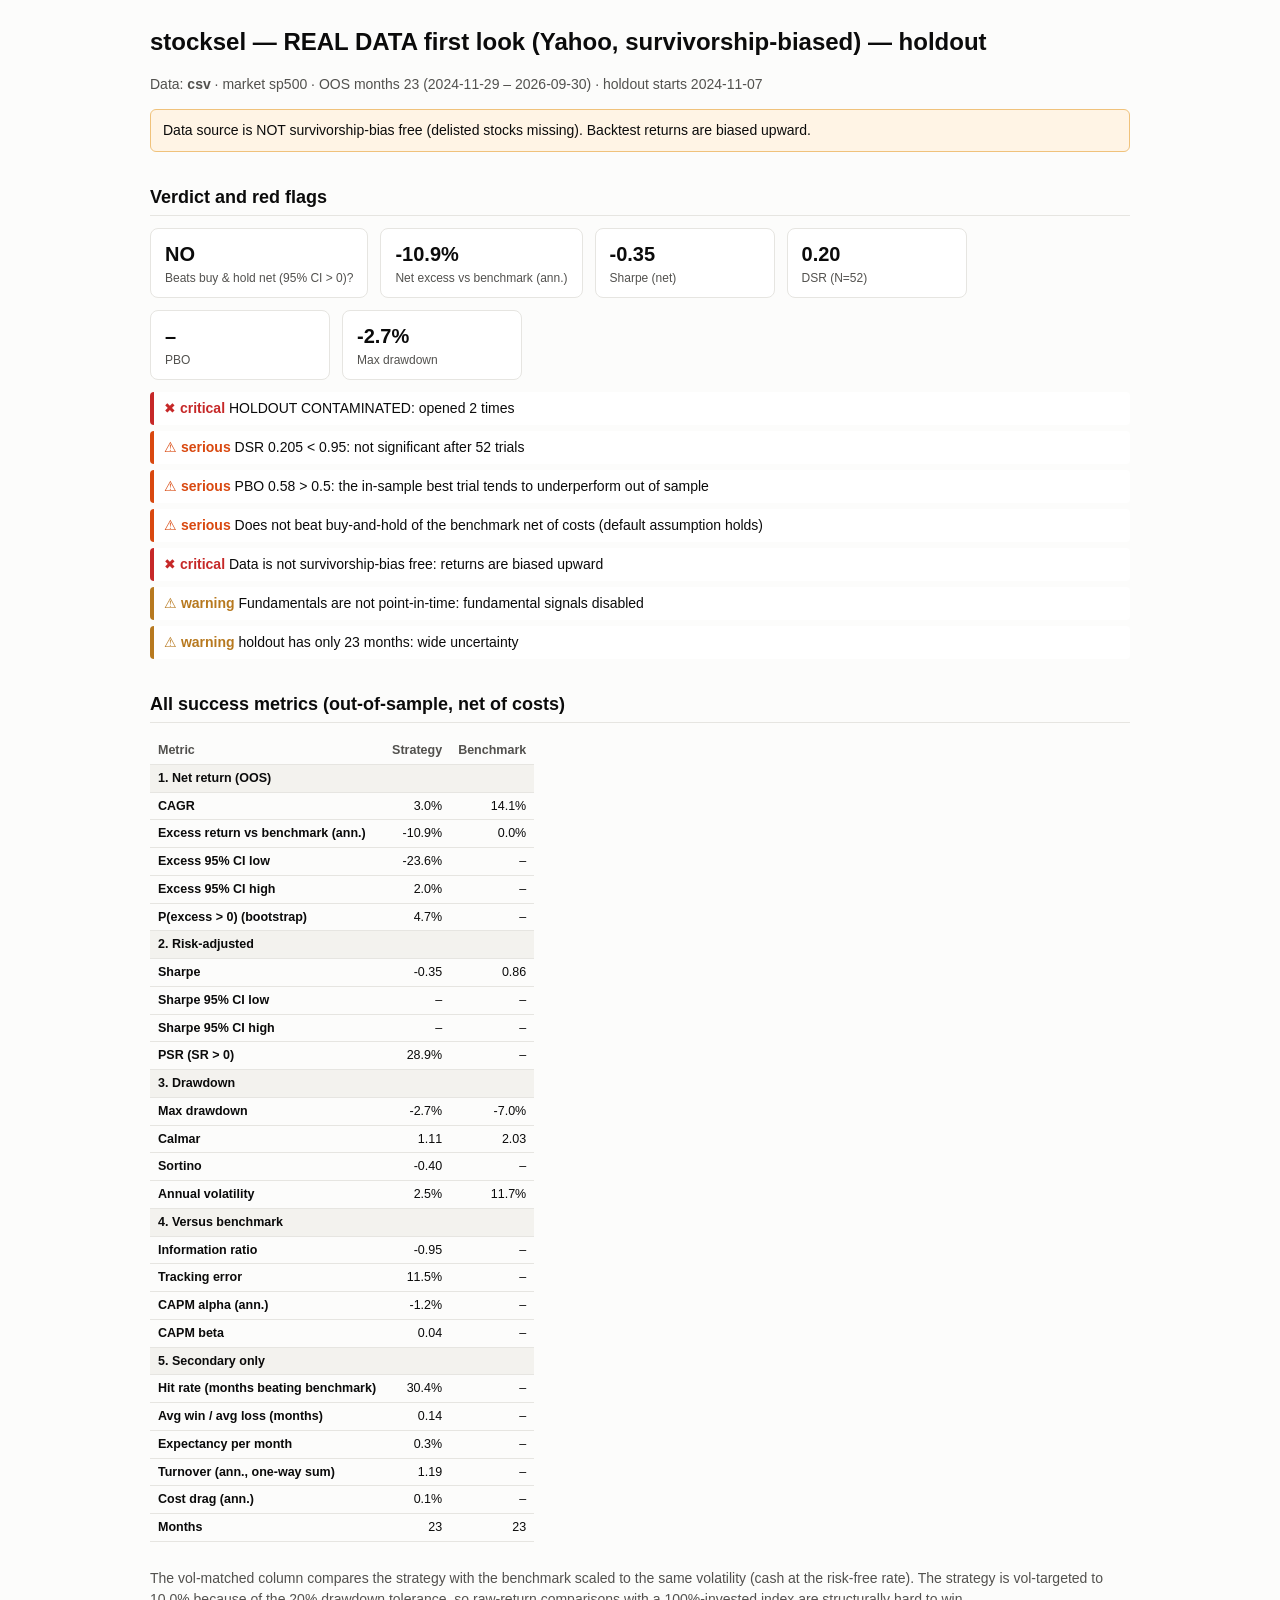
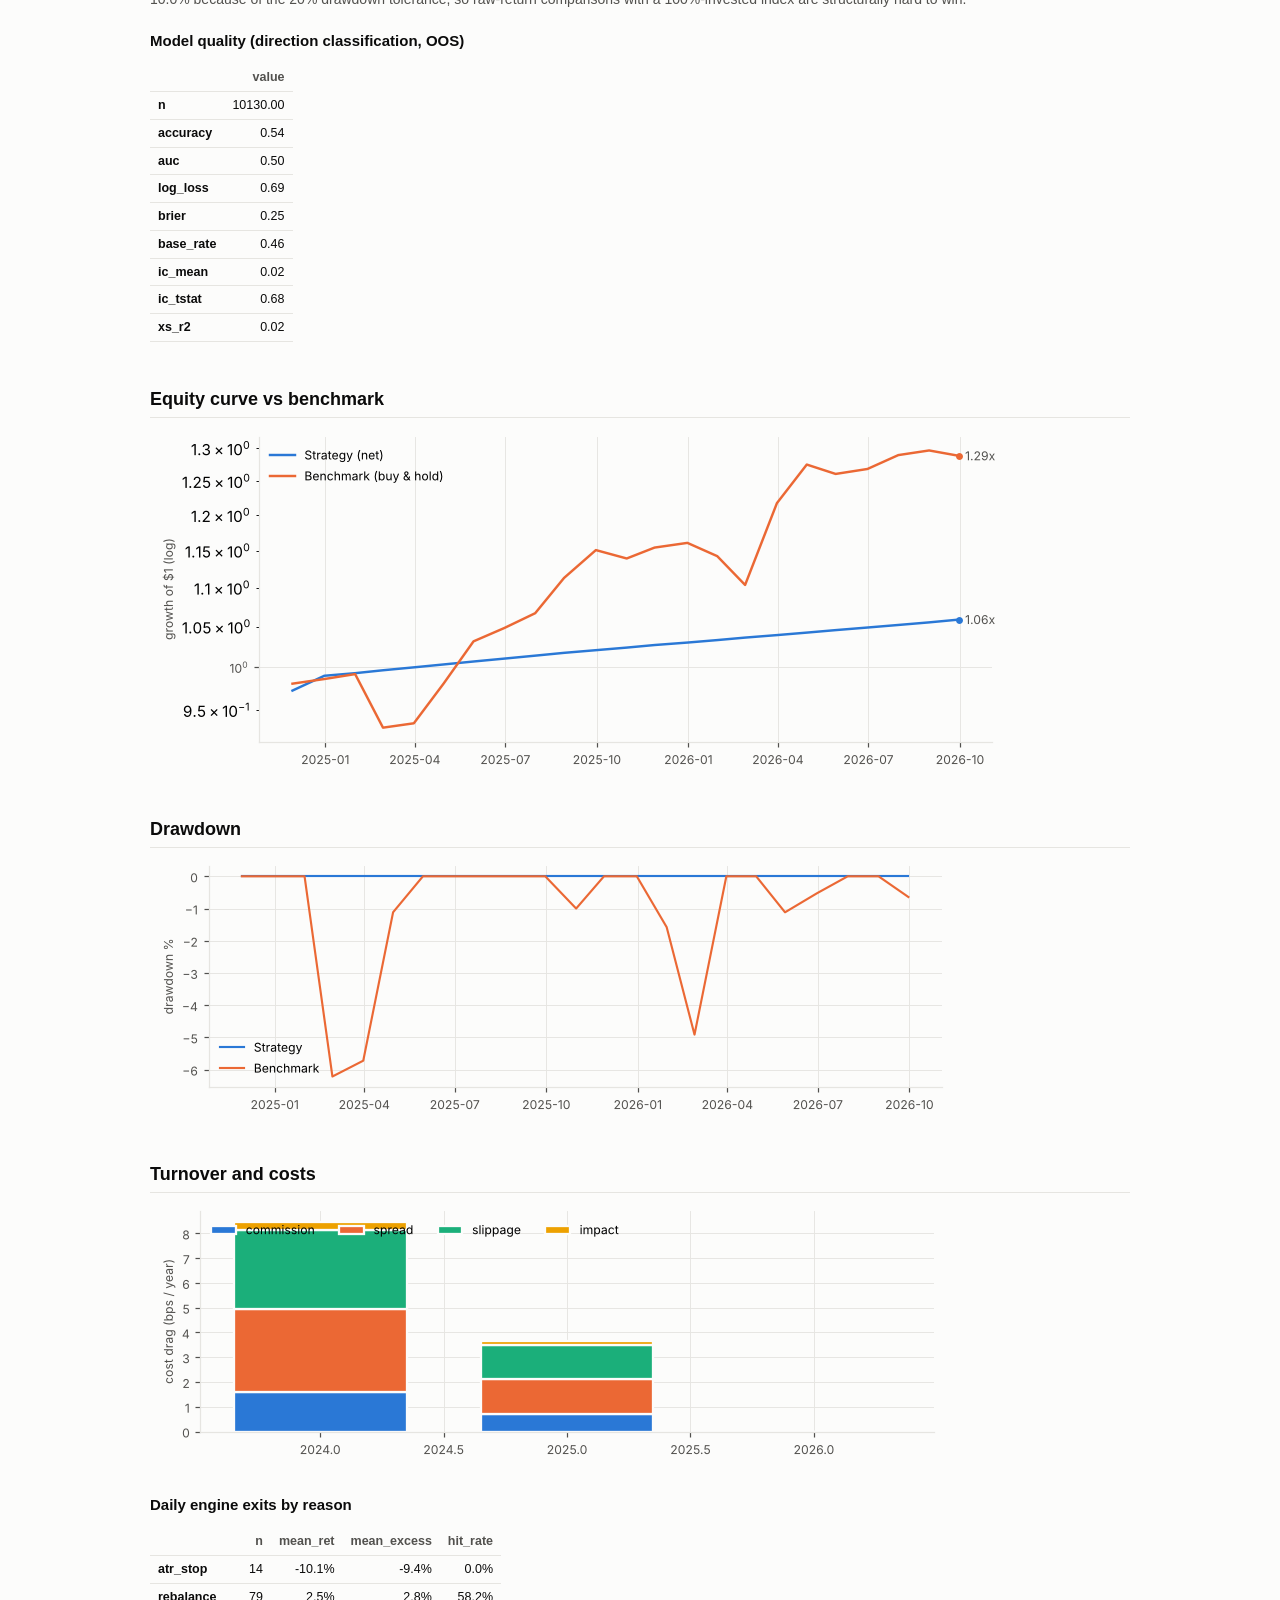
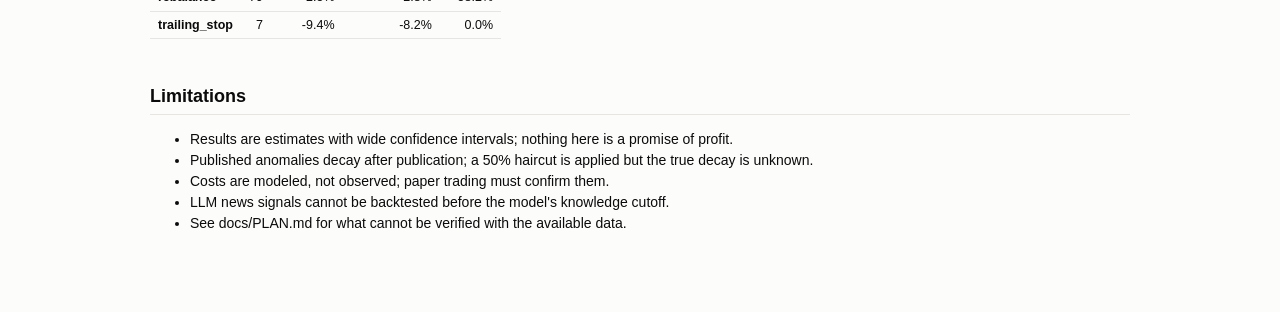
<file: docs/real_firstlook/holdout_report.html>
<!doctype html><html lang='en'><head><meta charset='utf-8'><meta name='viewport' content='width=device-width,initial-scale=1'><title>stocksel report</title><style>
:root { color-scheme: light; }
body { background:#fcfcfb; color:#0b0b0b; font:14px/1.5 -apple-system,Segoe UI,Roboto,Helvetica,Arial,sans-serif;
       margin:0; padding:0 16px; }
main { max-width:980px; margin:0 auto; padding:24px 0 64px; }
h1 { font-size:24px; margin:0 0 4px; } h2 { font-size:18px; margin:32px 0 8px; border-bottom:1px solid #e6e5e1; padding-bottom:4px; }
h3 { font-size:15px; margin:20px 0 6px; }
.muted { color:#52514e; } .banner { background:#fff4e5; border:1px solid #f0c27b; padding:10px 12px; border-radius:6px; margin:12px 0; }
.flag { border-left:4px solid; background:#fff; padding:6px 10px; margin:6px 0; border-radius:4px; }
.tw { overflow-x:auto; } table { border-collapse:collapse; font-size:12.5px; margin:6px 0 12px; }
th, td { padding:4px 8px; border-bottom:1px solid #e6e5e1; text-align:right; white-space:nowrap; }
th:first-child { text-align:left; } thead th { color:#52514e; font-weight:600; }
tr.grp th { text-align:left; background:#f3f2ee; color:#0b0b0b; }
img { max-width:100%; height:auto; } .kpis { display:flex; flex-wrap:wrap; gap:12px; margin:12px 0; }
.kpi { background:#fff; border:1px solid #e6e5e1; border-radius:8px; padding:10px 14px; min-width:150px; }
.kpi .v { font-size:20px; font-weight:600; } .kpi .l { color:#52514e; font-size:12px; }
code { background:#f3f2ee; padding:1px 4px; border-radius:3px; }
</style></head><body><main><h1>stocksel — REAL DATA first look (Yahoo, survivorship-biased) — holdout</h1><p class='muted'>Data: <b>csv</b> · market sp500 · OOS months 23 (2024-11-29 – 2026-09-30) · holdout starts 2024-11-07</p><div class='banner'>Data source is NOT survivorship-bias free (delisted stocks missing). Backtest returns are biased upward.</div><h2>Verdict and red flags</h2><div class='kpis'><div class='kpi'><div class='v'>NO</div><div class='l'>Beats buy &amp; hold net (95% CI &gt; 0)?</div></div><div class='kpi'><div class='v'>-10.9%</div><div class='l'>Net excess vs benchmark (ann.)</div></div><div class='kpi'><div class='v'>-0.35</div><div class='l'>Sharpe (net)</div></div><div class='kpi'><div class='v'>0.20</div><div class='l'>DSR (N=52)</div></div><div class='kpi'><div class='v'>–</div><div class='l'>PBO</div></div><div class='kpi'><div class='v'>-2.7%</div><div class='l'>Max drawdown</div></div></div><div class='flag' style='border-color:#c62828'><span style='color:#c62828'>&#x2716; <b>critical</b></span> HOLDOUT CONTAMINATED: opened 2 times</div><div class='flag' style='border-color:#d9480f'><span style='color:#d9480f'>&#x26A0; <b>serious</b></span> DSR 0.205 &lt; 0.95: not significant after 52 trials</div><div class='flag' style='border-color:#d9480f'><span style='color:#d9480f'>&#x26A0; <b>serious</b></span> PBO 0.58 &gt; 0.5: the in-sample best trial tends to underperform out of sample</div><div class='flag' style='border-color:#d9480f'><span style='color:#d9480f'>&#x26A0; <b>serious</b></span> Does not beat buy-and-hold of the benchmark net of costs (default assumption holds)</div><div class='flag' style='border-color:#c62828'><span style='color:#c62828'>&#x2716; <b>critical</b></span> Data is not survivorship-bias free: returns are biased upward</div><div class='flag' style='border-color:#b7791f'><span style='color:#b7791f'>&#x26A0; <b>warning</b></span> Fundamentals are not point-in-time: fundamental signals disabled</div><div class='flag' style='border-color:#b7791f'><span style='color:#b7791f'>&#x26A0; <b>warning</b></span> holdout has only 23 months: wide uncertainty</div><h2>All success metrics (out-of-sample, net of costs)</h2><div class='tw'><table><thead><tr><th>Metric</th><th>Strategy</th><th>Benchmark</th></tr></thead><tbody><tr class='grp'><th colspan='3'>1. Net return (OOS)</th></tr><tr><th>CAGR</th><td>3.0%</td><td>14.1%</td></tr><tr><th>Excess return vs benchmark (ann.)</th><td>-10.9%</td><td>0.0%</td></tr><tr><th>Excess 95% CI low</th><td>-23.6%</td><td>–</td></tr><tr><th>Excess 95% CI high</th><td>2.0%</td><td>–</td></tr><tr><th>P(excess > 0) (bootstrap)</th><td>4.7%</td><td>–</td></tr><tr class='grp'><th colspan='3'>2. Risk-adjusted</th></tr><tr><th>Sharpe</th><td>-0.35</td><td>0.86</td></tr><tr><th>Sharpe 95% CI low</th><td>–</td><td>–</td></tr><tr><th>Sharpe 95% CI high</th><td>–</td><td>–</td></tr><tr><th>PSR (SR > 0)</th><td>28.9%</td><td>–</td></tr><tr class='grp'><th colspan='3'>3. Drawdown</th></tr><tr><th>Max drawdown</th><td>-2.7%</td><td>-7.0%</td></tr><tr><th>Calmar</th><td>1.11</td><td>2.03</td></tr><tr><th>Sortino</th><td>-0.40</td><td>–</td></tr><tr><th>Annual volatility</th><td>2.5%</td><td>11.7%</td></tr><tr class='grp'><th colspan='3'>4. Versus benchmark</th></tr><tr><th>Information ratio</th><td>-0.95</td><td>–</td></tr><tr><th>Tracking error</th><td>11.5%</td><td>–</td></tr><tr><th>CAPM alpha (ann.)</th><td>-1.2%</td><td>–</td></tr><tr><th>CAPM beta</th><td>0.04</td><td>–</td></tr><tr class='grp'><th colspan='3'>5. Secondary only</th></tr><tr><th>Hit rate (months beating benchmark)</th><td>30.4%</td><td>–</td></tr><tr><th>Avg win / avg loss (months)</th><td>0.14</td><td>–</td></tr><tr><th>Expectancy per month</th><td>0.3%</td><td>–</td></tr><tr><th>Turnover (ann., one-way sum)</th><td>1.19</td><td>–</td></tr><tr><th>Cost drag (ann.)</th><td>0.1%</td><td>–</td></tr><tr><th>Months</th><td>23</td><td>23</td></tr></tbody></table></div><p class='muted'>The vol-matched column compares the strategy with the benchmark scaled to the same volatility (cash at the risk-free rate). The strategy is vol-targeted to 10.0% because of the 20% drawdown tolerance, so raw-return comparisons with a 100%-invested index are structurally hard to win.</p><h3>Model quality (direction classification, OOS)</h3><div class='tw'><table><thead><tr><th></th><th>value</th></tr></thead><tbody><tr><th>n</th><td>10130.00</td></tr><tr><th>accuracy</th><td>0.54</td></tr><tr><th>auc</th><td>0.50</td></tr><tr><th>log_loss</th><td>0.69</td></tr><tr><th>brier</th><td>0.25</td></tr><tr><th>base_rate</th><td>0.46</td></tr><tr><th>ic_mean</th><td>0.02</td></tr><tr><th>ic_tstat</th><td>0.68</td></tr><tr><th>xs_r2</th><td>0.02</td></tr></tbody></table></div><h2>Equity curve vs benchmark</h2><img alt="chart" src="[data-uri]"/><h2>Drawdown</h2><img alt="chart" src="[data-uri]"/><h2>Turnover and costs</h2><img alt="chart" src="[data-uri]"/><h3>Daily engine exits by reason</h3><div class='tw'><table><thead><tr><th></th><th>n</th><th>mean_ret</th><th>mean_excess</th><th>hit_rate</th></tr></thead><tbody><tr><th>atr_stop</th><td>14</td><td>-10.1%</td><td>-9.4%</td><td>0.0%</td></tr><tr><th>rebalance</th><td>79</td><td>2.5%</td><td>2.8%</td><td>58.2%</td></tr><tr><th>trailing_stop</th><td>7</td><td>-9.4%</td><td>-8.2%</td><td>0.0%</td></tr></tbody></table></div><h2>Limitations</h2><ul><li>Results are estimates with wide confidence intervals; nothing here is a promise of profit.</li><li>Published anomalies decay after publication; a 50% haircut is applied but the true decay is unknown.</li><li>Costs are modeled, not observed; paper trading must confirm them.</li><li>LLM news signals cannot be backtested before the model's knowledge cutoff.</li><li>See docs/PLAN.md for what cannot be verified with the available data.</li></ul></main></body></html>
</file>
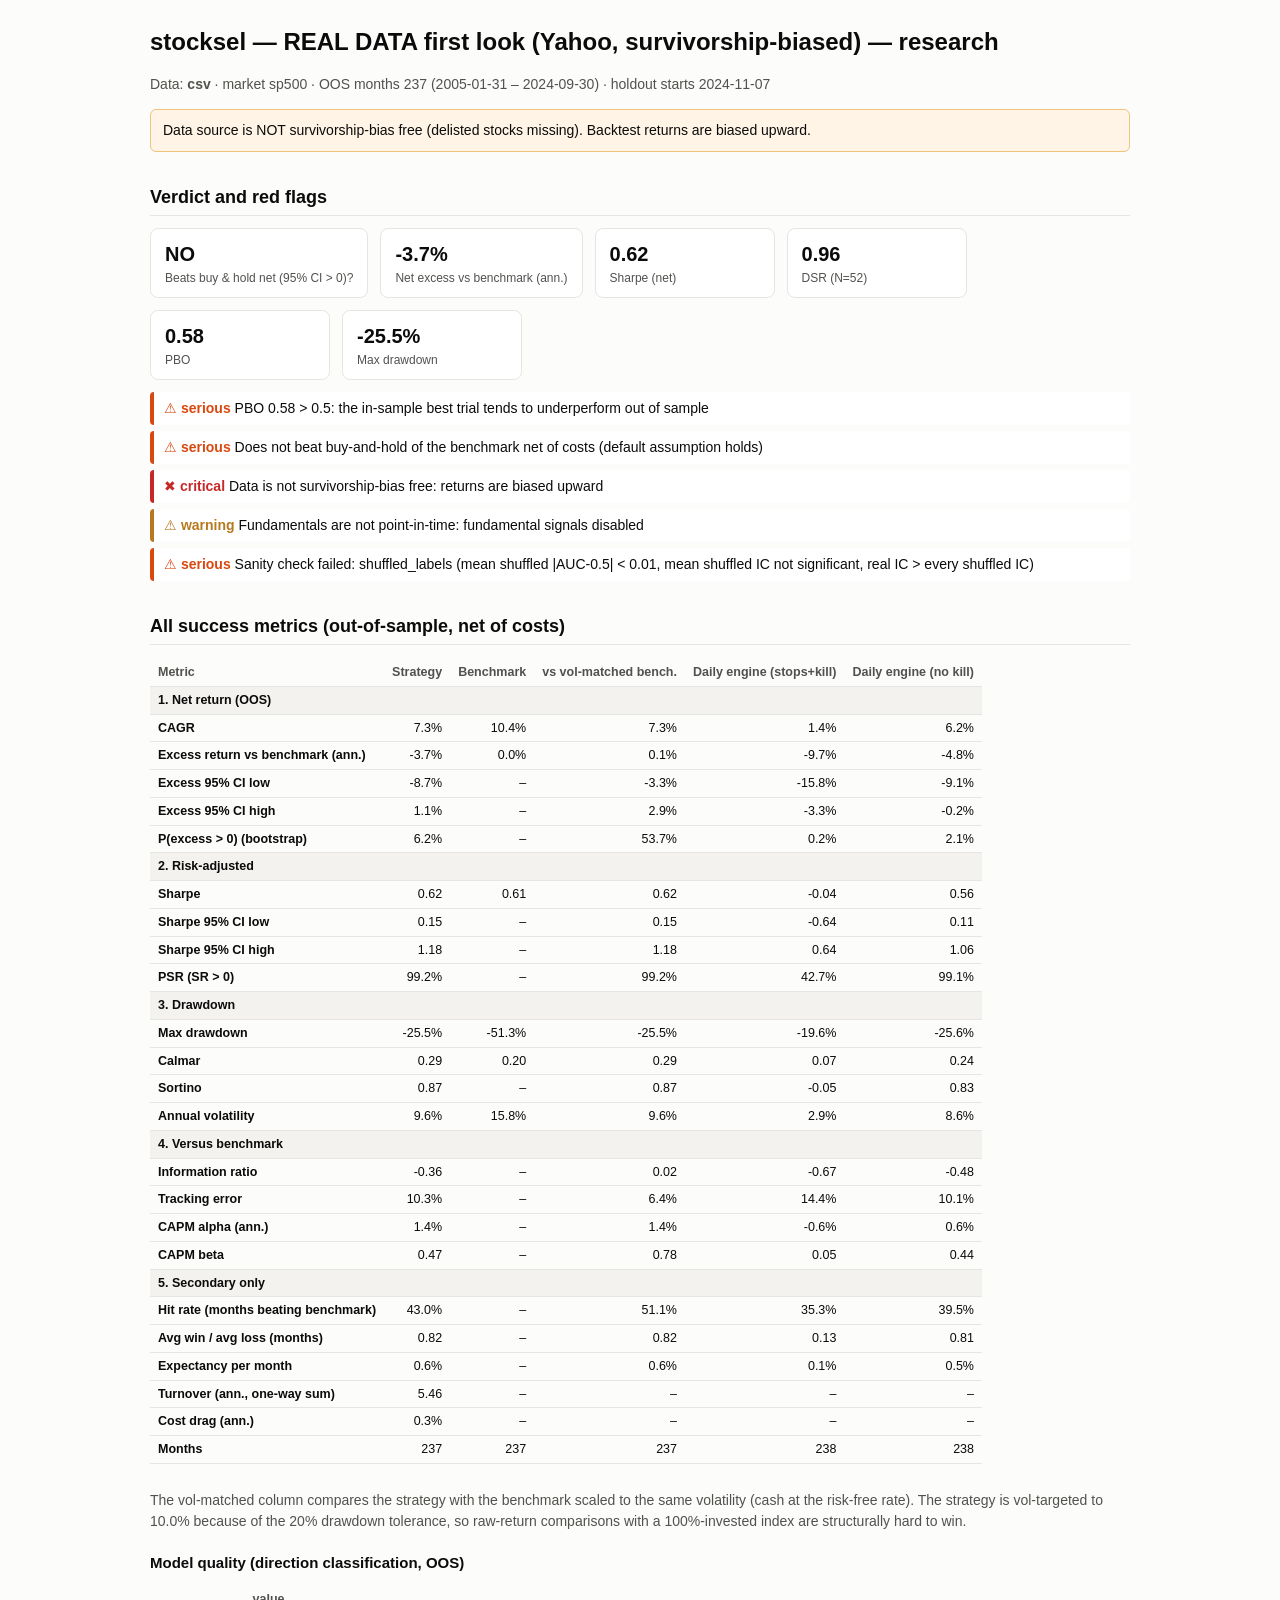
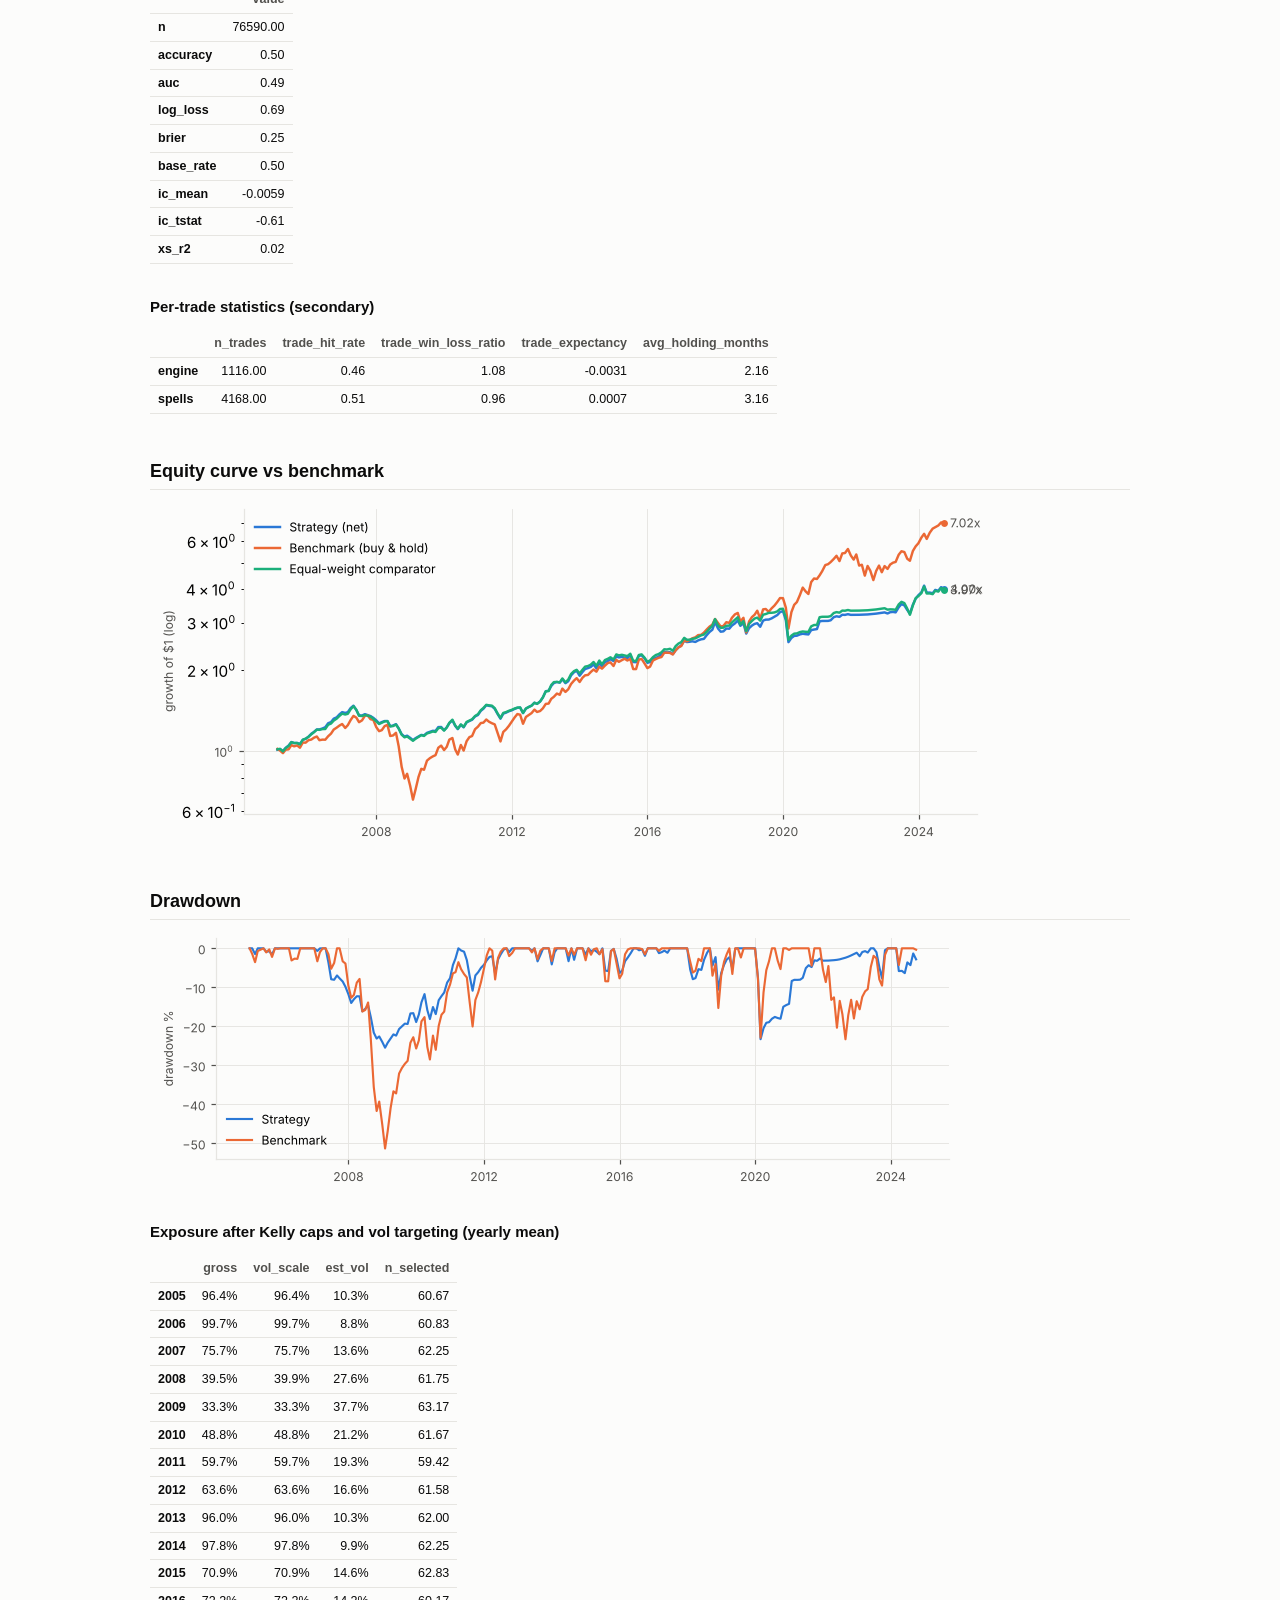
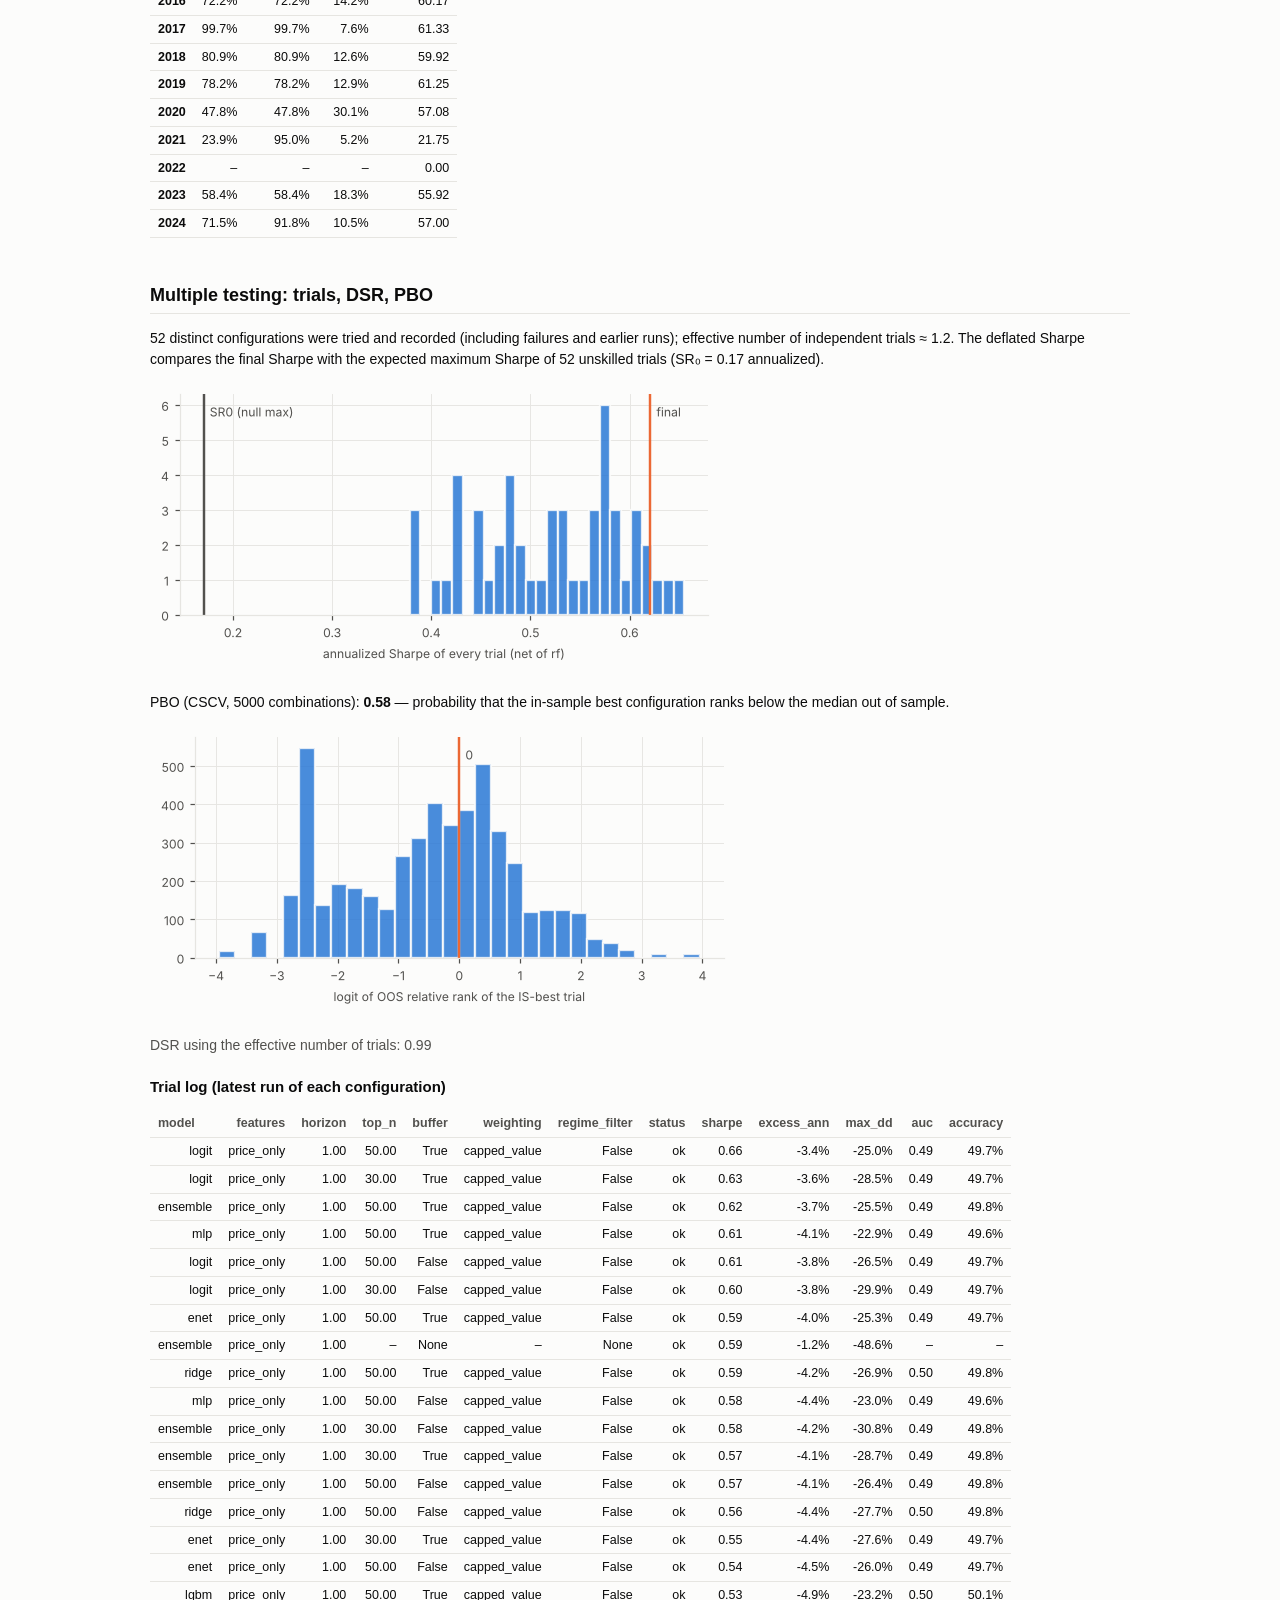
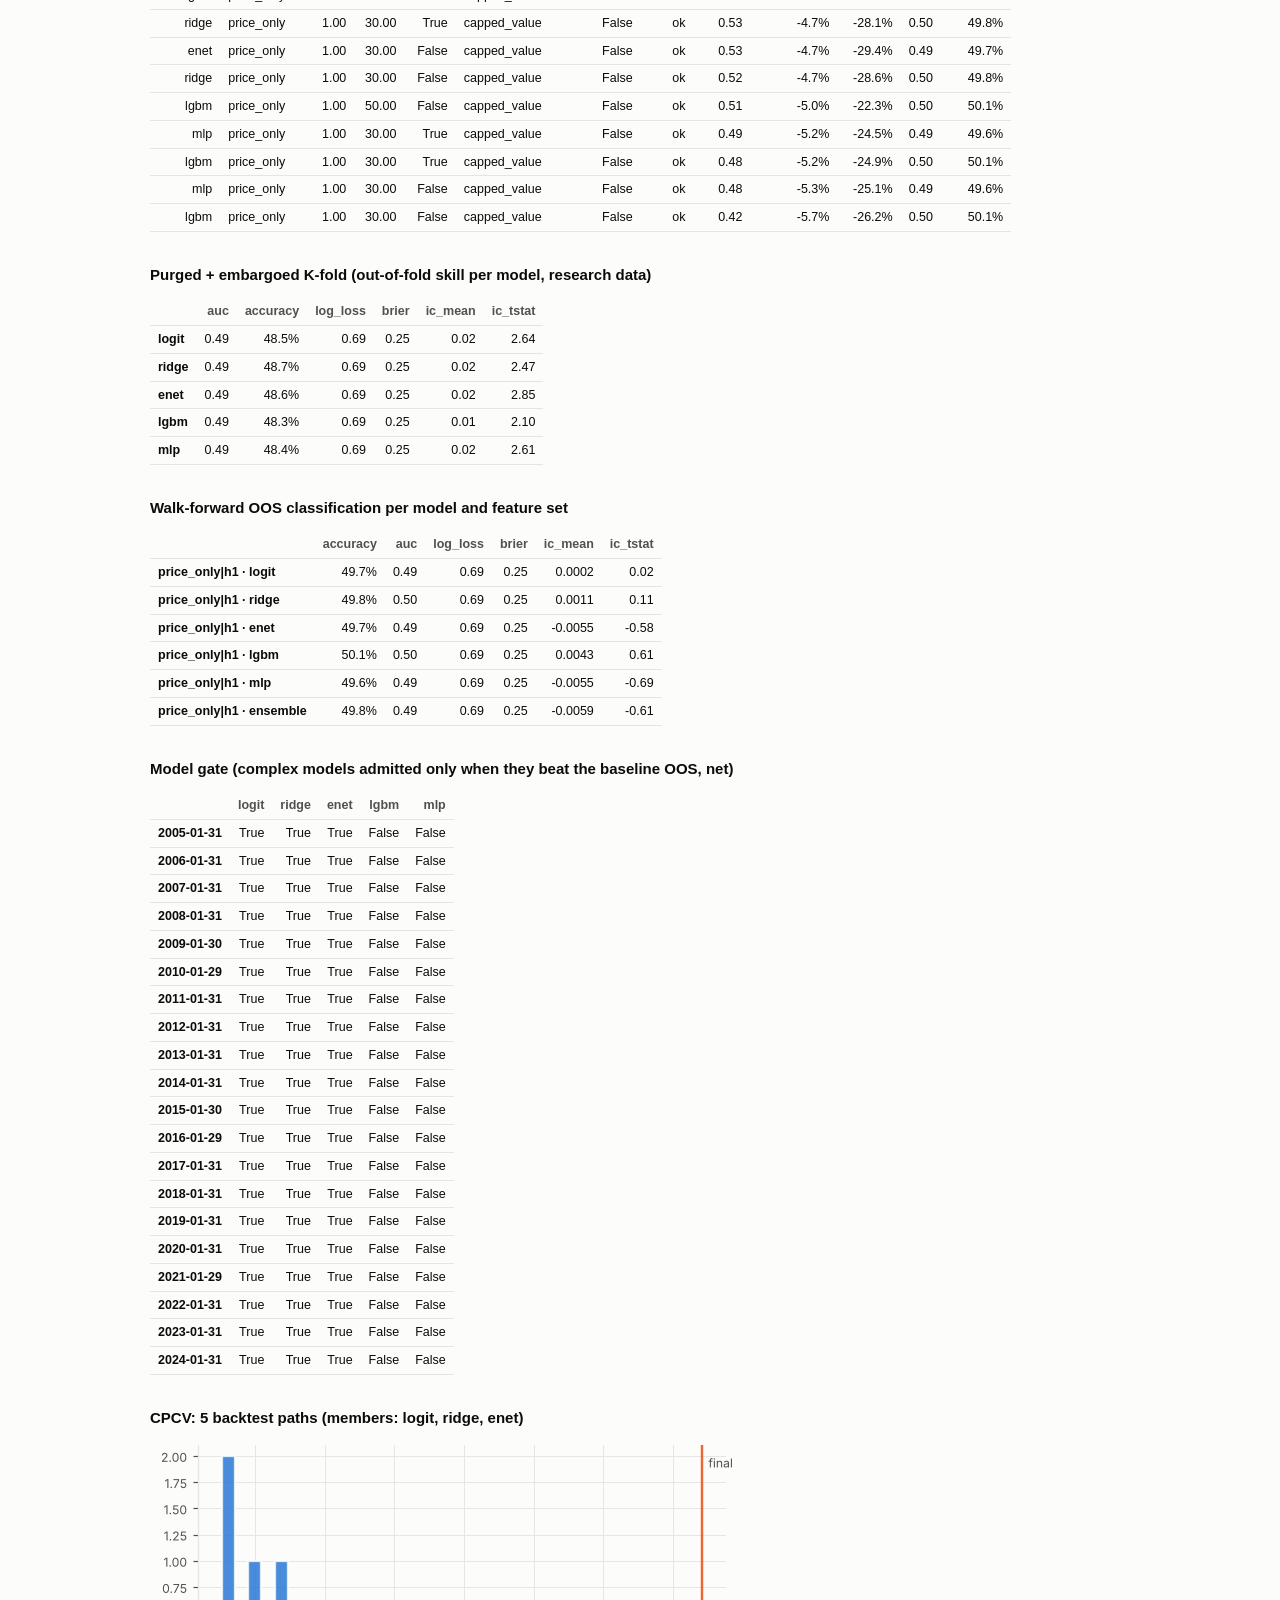
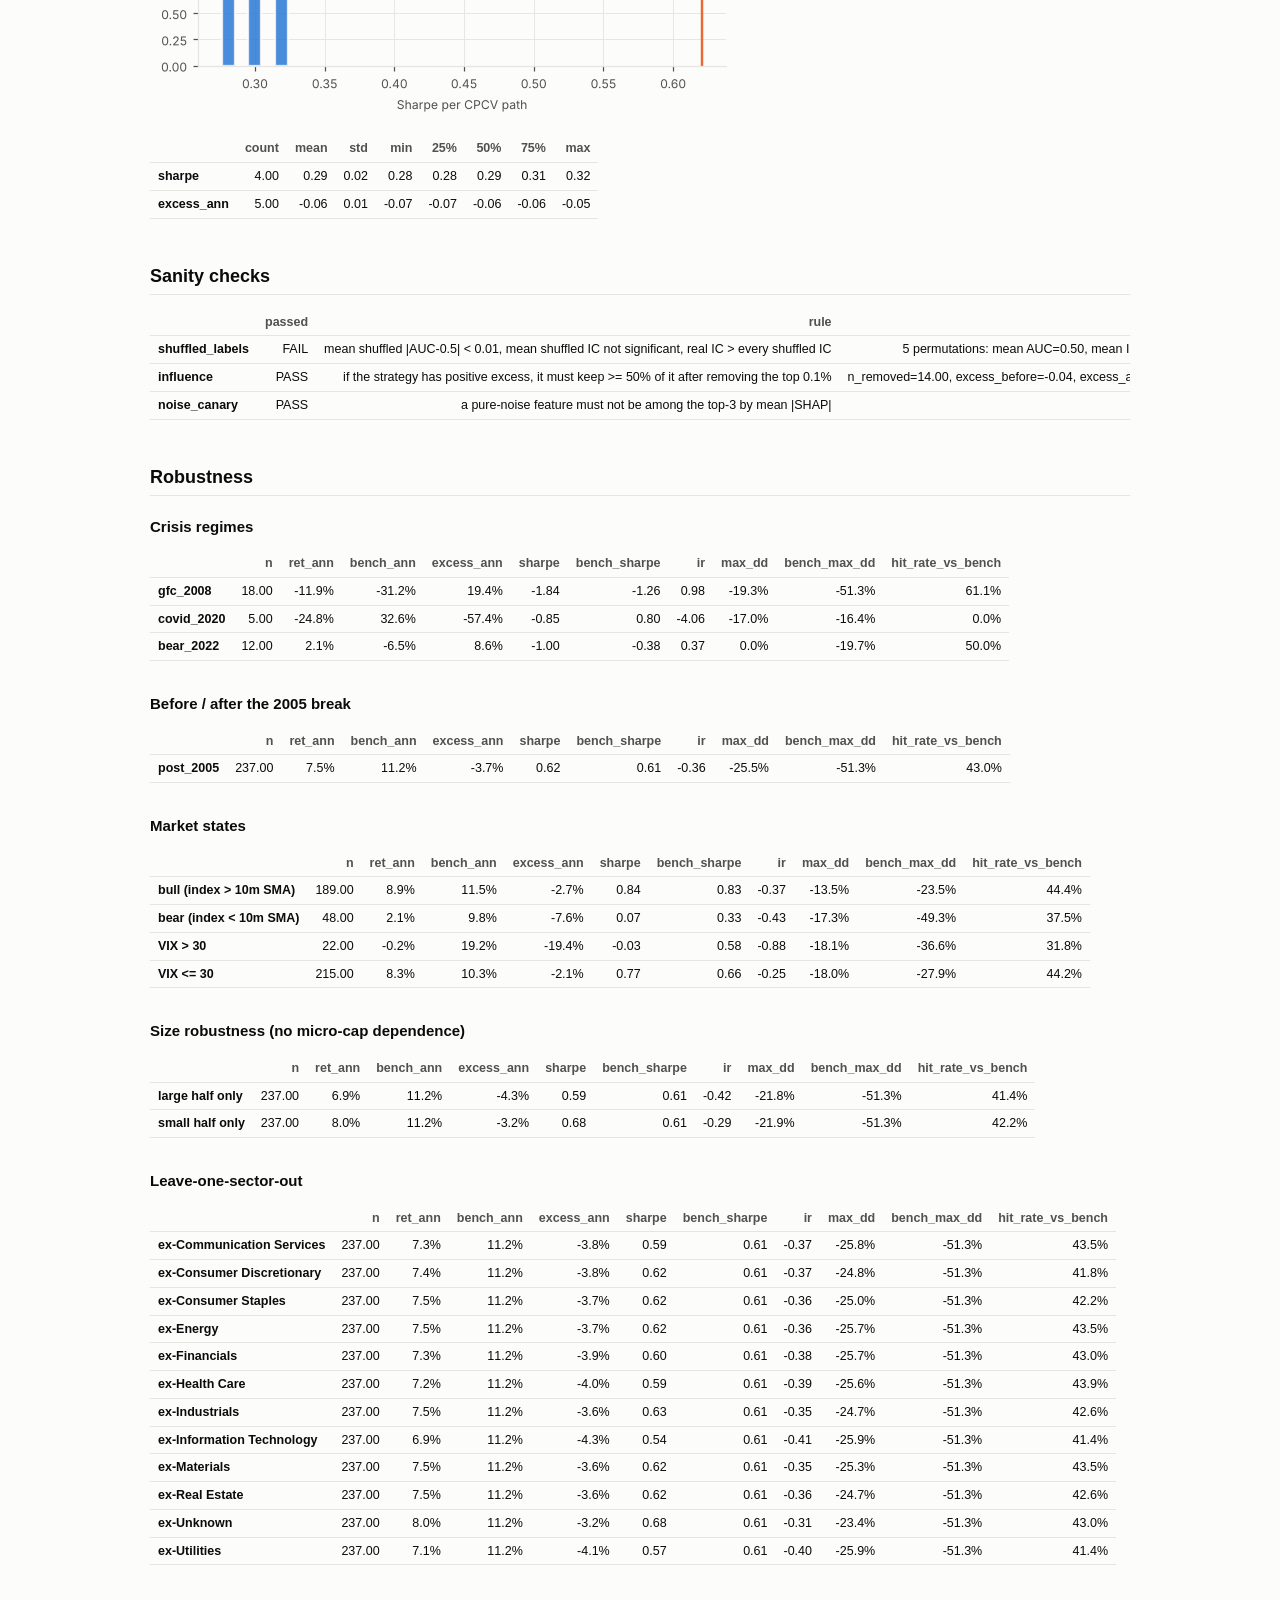
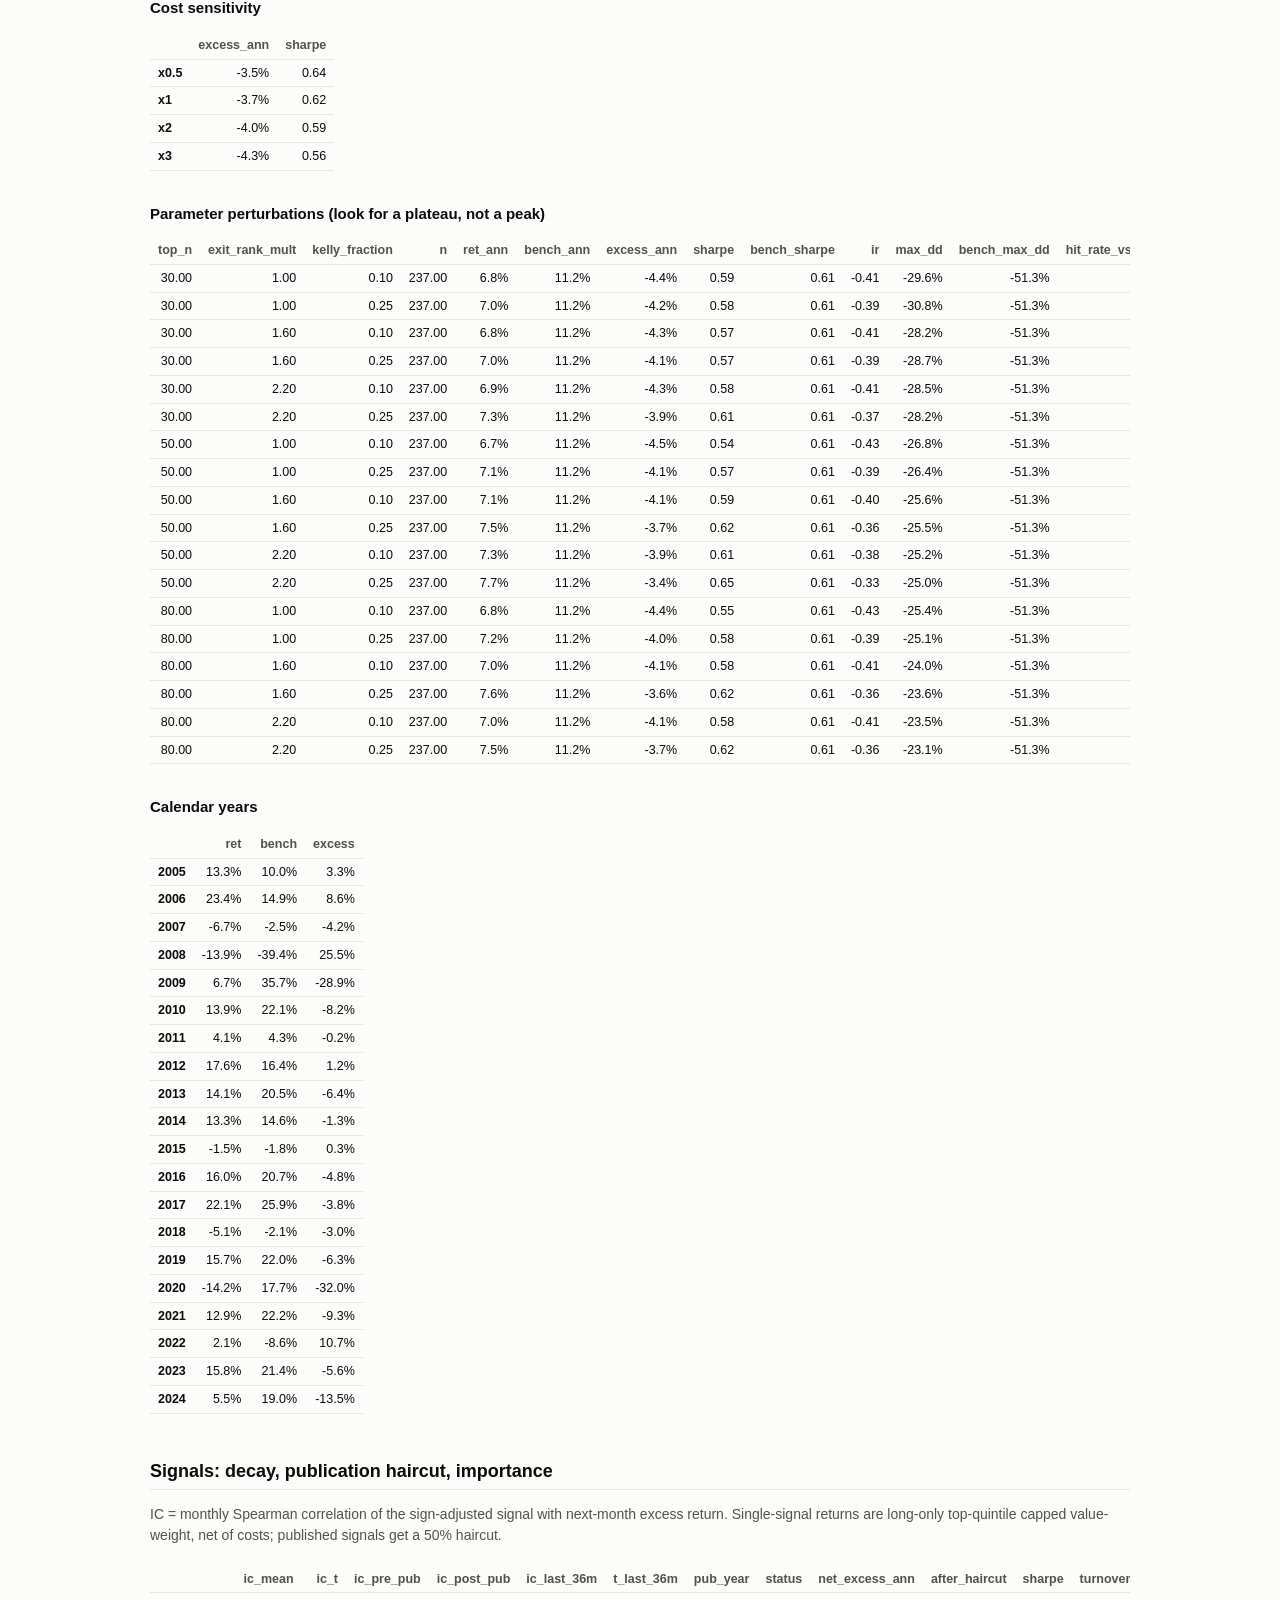
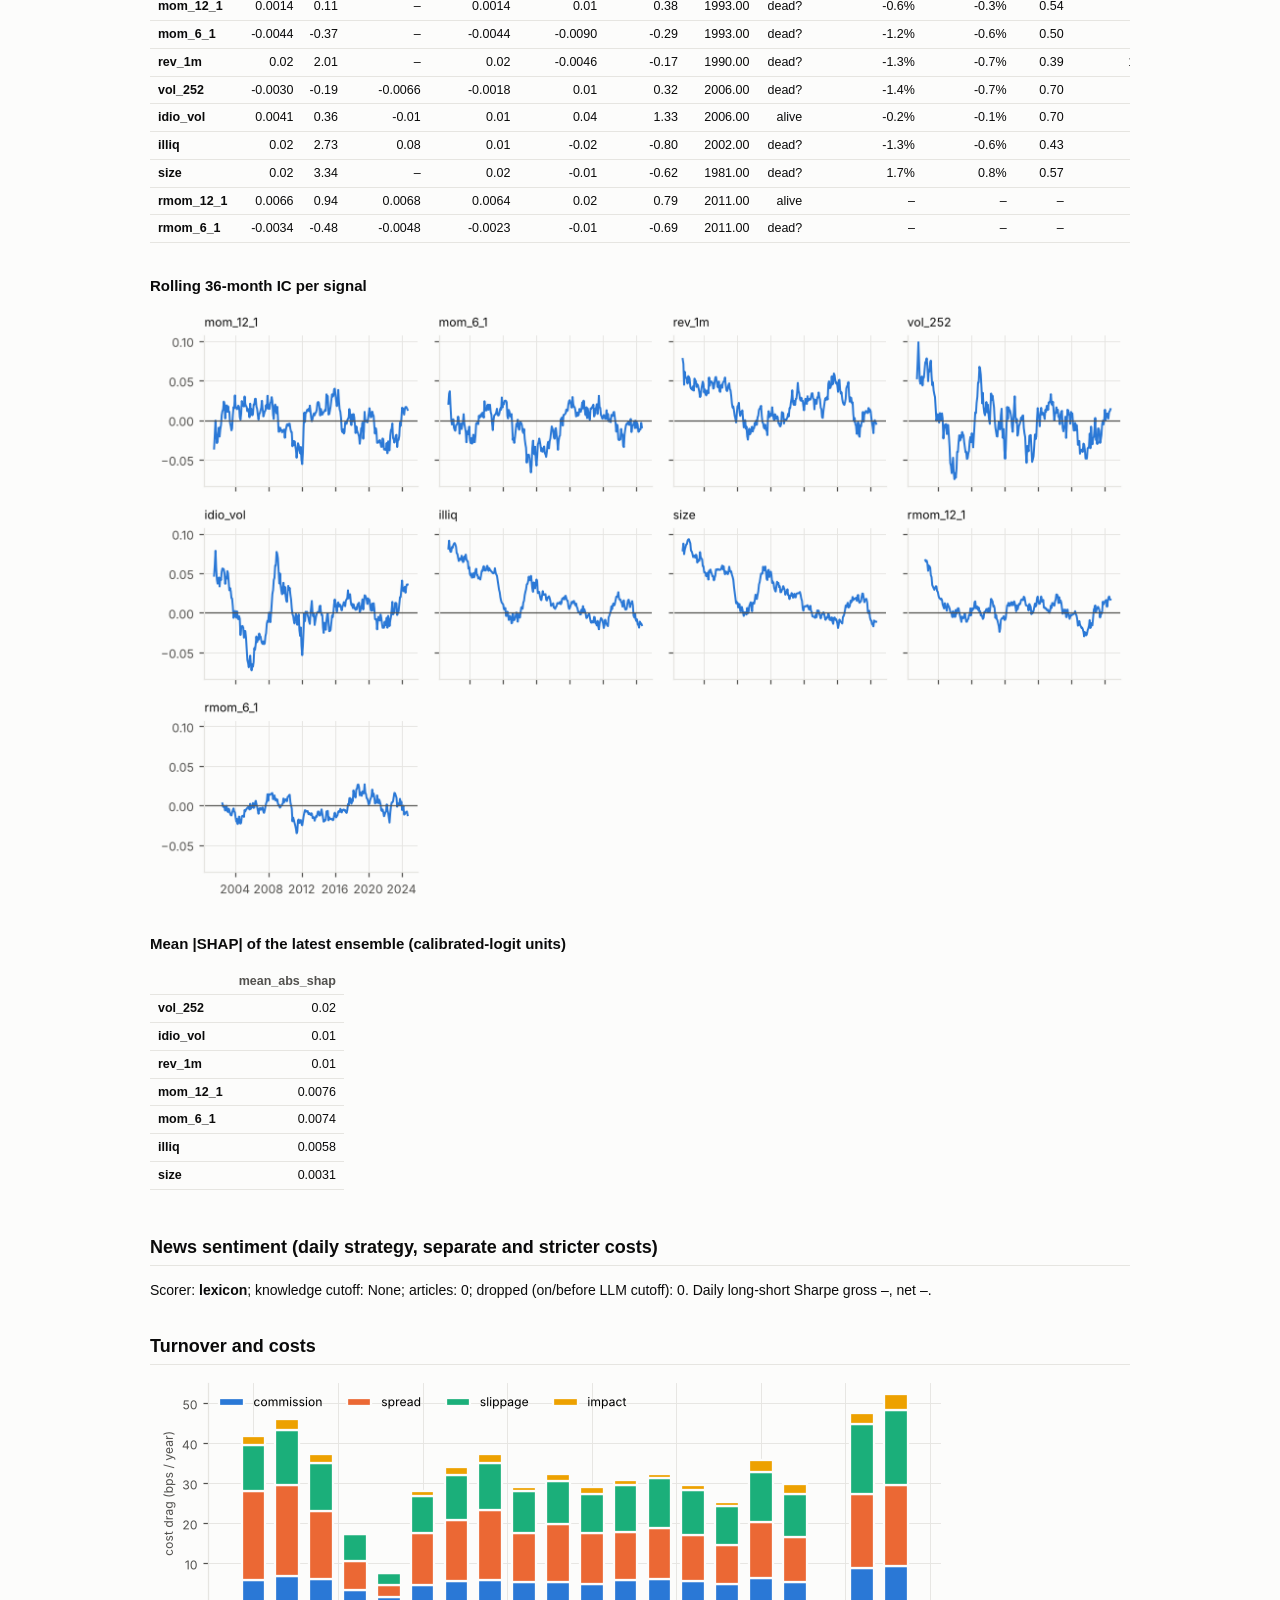
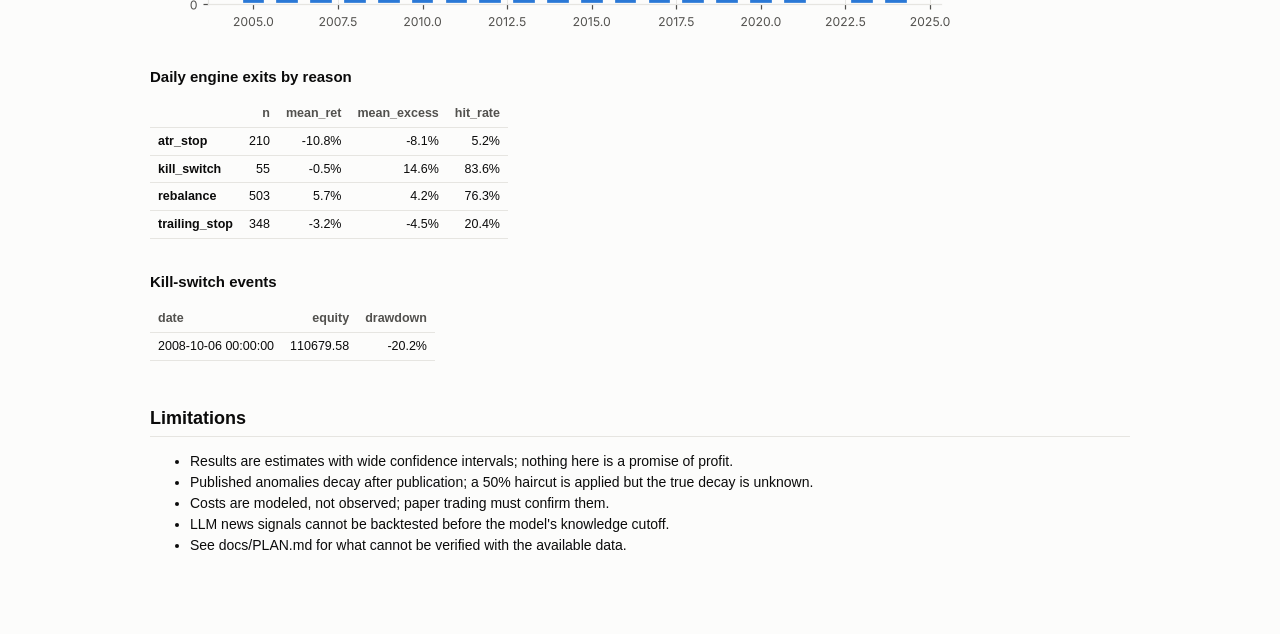
<file: docs/real_firstlook/research_report.html>
<!doctype html><html lang='en'><head><meta charset='utf-8'><meta name='viewport' content='width=device-width,initial-scale=1'><title>stocksel report</title><style>
:root { color-scheme: light; }
body { background:#fcfcfb; color:#0b0b0b; font:14px/1.5 -apple-system,Segoe UI,Roboto,Helvetica,Arial,sans-serif;
       margin:0; padding:0 16px; }
main { max-width:980px; margin:0 auto; padding:24px 0 64px; }
h1 { font-size:24px; margin:0 0 4px; } h2 { font-size:18px; margin:32px 0 8px; border-bottom:1px solid #e6e5e1; padding-bottom:4px; }
h3 { font-size:15px; margin:20px 0 6px; }
.muted { color:#52514e; } .banner { background:#fff4e5; border:1px solid #f0c27b; padding:10px 12px; border-radius:6px; margin:12px 0; }
.flag { border-left:4px solid; background:#fff; padding:6px 10px; margin:6px 0; border-radius:4px; }
.tw { overflow-x:auto; } table { border-collapse:collapse; font-size:12.5px; margin:6px 0 12px; }
th, td { padding:4px 8px; border-bottom:1px solid #e6e5e1; text-align:right; white-space:nowrap; }
th:first-child { text-align:left; } thead th { color:#52514e; font-weight:600; }
tr.grp th { text-align:left; background:#f3f2ee; color:#0b0b0b; }
img { max-width:100%; height:auto; } .kpis { display:flex; flex-wrap:wrap; gap:12px; margin:12px 0; }
.kpi { background:#fff; border:1px solid #e6e5e1; border-radius:8px; padding:10px 14px; min-width:150px; }
.kpi .v { font-size:20px; font-weight:600; } .kpi .l { color:#52514e; font-size:12px; }
code { background:#f3f2ee; padding:1px 4px; border-radius:3px; }
</style></head><body><main><h1>stocksel — REAL DATA first look (Yahoo, survivorship-biased) — research</h1><p class='muted'>Data: <b>csv</b> · market sp500 · OOS months 237 (2005-01-31 – 2024-09-30) · holdout starts 2024-11-07</p><div class='banner'>Data source is NOT survivorship-bias free (delisted stocks missing). Backtest returns are biased upward.</div><h2>Verdict and red flags</h2><div class='kpis'><div class='kpi'><div class='v'>NO</div><div class='l'>Beats buy &amp; hold net (95% CI &gt; 0)?</div></div><div class='kpi'><div class='v'>-3.7%</div><div class='l'>Net excess vs benchmark (ann.)</div></div><div class='kpi'><div class='v'>0.62</div><div class='l'>Sharpe (net)</div></div><div class='kpi'><div class='v'>0.96</div><div class='l'>DSR (N=52)</div></div><div class='kpi'><div class='v'>0.58</div><div class='l'>PBO</div></div><div class='kpi'><div class='v'>-25.5%</div><div class='l'>Max drawdown</div></div></div><div class='flag' style='border-color:#d9480f'><span style='color:#d9480f'>&#x26A0; <b>serious</b></span> PBO 0.58 &gt; 0.5: the in-sample best trial tends to underperform out of sample</div><div class='flag' style='border-color:#d9480f'><span style='color:#d9480f'>&#x26A0; <b>serious</b></span> Does not beat buy-and-hold of the benchmark net of costs (default assumption holds)</div><div class='flag' style='border-color:#c62828'><span style='color:#c62828'>&#x2716; <b>critical</b></span> Data is not survivorship-bias free: returns are biased upward</div><div class='flag' style='border-color:#b7791f'><span style='color:#b7791f'>&#x26A0; <b>warning</b></span> Fundamentals are not point-in-time: fundamental signals disabled</div><div class='flag' style='border-color:#d9480f'><span style='color:#d9480f'>&#x26A0; <b>serious</b></span> Sanity check failed: shuffled_labels (mean shuffled |AUC-0.5| &lt; 0.01, mean shuffled IC not significant, real IC &gt; every shuffled IC)</div><h2>All success metrics (out-of-sample, net of costs)</h2><div class='tw'><table><thead><tr><th>Metric</th><th>Strategy</th><th>Benchmark</th><th>vs vol-matched bench.</th><th>Daily engine (stops+kill)</th><th>Daily engine (no kill)</th></tr></thead><tbody><tr class='grp'><th colspan='6'>1. Net return (OOS)</th></tr><tr><th>CAGR</th><td>7.3%</td><td>10.4%</td><td>7.3%</td><td>1.4%</td><td>6.2%</td></tr><tr><th>Excess return vs benchmark (ann.)</th><td>-3.7%</td><td>0.0%</td><td>0.1%</td><td>-9.7%</td><td>-4.8%</td></tr><tr><th>Excess 95% CI low</th><td>-8.7%</td><td>–</td><td>-3.3%</td><td>-15.8%</td><td>-9.1%</td></tr><tr><th>Excess 95% CI high</th><td>1.1%</td><td>–</td><td>2.9%</td><td>-3.3%</td><td>-0.2%</td></tr><tr><th>P(excess > 0) (bootstrap)</th><td>6.2%</td><td>–</td><td>53.7%</td><td>0.2%</td><td>2.1%</td></tr><tr class='grp'><th colspan='6'>2. Risk-adjusted</th></tr><tr><th>Sharpe</th><td>0.62</td><td>0.61</td><td>0.62</td><td>-0.04</td><td>0.56</td></tr><tr><th>Sharpe 95% CI low</th><td>0.15</td><td>–</td><td>0.15</td><td>-0.64</td><td>0.11</td></tr><tr><th>Sharpe 95% CI high</th><td>1.18</td><td>–</td><td>1.18</td><td>0.64</td><td>1.06</td></tr><tr><th>PSR (SR > 0)</th><td>99.2%</td><td>–</td><td>99.2%</td><td>42.7%</td><td>99.1%</td></tr><tr class='grp'><th colspan='6'>3. Drawdown</th></tr><tr><th>Max drawdown</th><td>-25.5%</td><td>-51.3%</td><td>-25.5%</td><td>-19.6%</td><td>-25.6%</td></tr><tr><th>Calmar</th><td>0.29</td><td>0.20</td><td>0.29</td><td>0.07</td><td>0.24</td></tr><tr><th>Sortino</th><td>0.87</td><td>–</td><td>0.87</td><td>-0.05</td><td>0.83</td></tr><tr><th>Annual volatility</th><td>9.6%</td><td>15.8%</td><td>9.6%</td><td>2.9%</td><td>8.6%</td></tr><tr class='grp'><th colspan='6'>4. Versus benchmark</th></tr><tr><th>Information ratio</th><td>-0.36</td><td>–</td><td>0.02</td><td>-0.67</td><td>-0.48</td></tr><tr><th>Tracking error</th><td>10.3%</td><td>–</td><td>6.4%</td><td>14.4%</td><td>10.1%</td></tr><tr><th>CAPM alpha (ann.)</th><td>1.4%</td><td>–</td><td>1.4%</td><td>-0.6%</td><td>0.6%</td></tr><tr><th>CAPM beta</th><td>0.47</td><td>–</td><td>0.78</td><td>0.05</td><td>0.44</td></tr><tr class='grp'><th colspan='6'>5. Secondary only</th></tr><tr><th>Hit rate (months beating benchmark)</th><td>43.0%</td><td>–</td><td>51.1%</td><td>35.3%</td><td>39.5%</td></tr><tr><th>Avg win / avg loss (months)</th><td>0.82</td><td>–</td><td>0.82</td><td>0.13</td><td>0.81</td></tr><tr><th>Expectancy per month</th><td>0.6%</td><td>–</td><td>0.6%</td><td>0.1%</td><td>0.5%</td></tr><tr><th>Turnover (ann., one-way sum)</th><td>5.46</td><td>–</td><td>–</td><td>–</td><td>–</td></tr><tr><th>Cost drag (ann.)</th><td>0.3%</td><td>–</td><td>–</td><td>–</td><td>–</td></tr><tr><th>Months</th><td>237</td><td>237</td><td>237</td><td>238</td><td>238</td></tr></tbody></table></div><p class='muted'>The vol-matched column compares the strategy with the benchmark scaled to the same volatility (cash at the risk-free rate). The strategy is vol-targeted to 10.0% because of the 20% drawdown tolerance, so raw-return comparisons with a 100%-invested index are structurally hard to win.</p><h3>Model quality (direction classification, OOS)</h3><div class='tw'><table><thead><tr><th></th><th>value</th></tr></thead><tbody><tr><th>n</th><td>76590.00</td></tr><tr><th>accuracy</th><td>0.50</td></tr><tr><th>auc</th><td>0.49</td></tr><tr><th>log_loss</th><td>0.69</td></tr><tr><th>brier</th><td>0.25</td></tr><tr><th>base_rate</th><td>0.50</td></tr><tr><th>ic_mean</th><td>-0.0059</td></tr><tr><th>ic_tstat</th><td>-0.61</td></tr><tr><th>xs_r2</th><td>0.02</td></tr></tbody></table></div><h3>Per-trade statistics (secondary)</h3><div class='tw'><table><thead><tr><th></th><th>n_trades</th><th>trade_hit_rate</th><th>trade_win_loss_ratio</th><th>trade_expectancy</th><th>avg_holding_months</th></tr></thead><tbody><tr><th>engine</th><td>1116.00</td><td>0.46</td><td>1.08</td><td>-0.0031</td><td>2.16</td></tr><tr><th>spells</th><td>4168.00</td><td>0.51</td><td>0.96</td><td>0.0007</td><td>3.16</td></tr></tbody></table></div><h2>Equity curve vs benchmark</h2><img alt="chart" src="[data-uri]"/><h2>Drawdown</h2><img alt="chart" src="[data-uri]"/><h3>Exposure after Kelly caps and vol targeting (yearly mean)</h3><div class='tw'><table><thead><tr><th></th><th>gross</th><th>vol_scale</th><th>est_vol</th><th>n_selected</th></tr></thead><tbody><tr><th>2005</th><td>96.4%</td><td>96.4%</td><td>10.3%</td><td>60.67</td></tr><tr><th>2006</th><td>99.7%</td><td>99.7%</td><td>8.8%</td><td>60.83</td></tr><tr><th>2007</th><td>75.7%</td><td>75.7%</td><td>13.6%</td><td>62.25</td></tr><tr><th>2008</th><td>39.5%</td><td>39.9%</td><td>27.6%</td><td>61.75</td></tr><tr><th>2009</th><td>33.3%</td><td>33.3%</td><td>37.7%</td><td>63.17</td></tr><tr><th>2010</th><td>48.8%</td><td>48.8%</td><td>21.2%</td><td>61.67</td></tr><tr><th>2011</th><td>59.7%</td><td>59.7%</td><td>19.3%</td><td>59.42</td></tr><tr><th>2012</th><td>63.6%</td><td>63.6%</td><td>16.6%</td><td>61.58</td></tr><tr><th>2013</th><td>96.0%</td><td>96.0%</td><td>10.3%</td><td>62.00</td></tr><tr><th>2014</th><td>97.8%</td><td>97.8%</td><td>9.9%</td><td>62.25</td></tr><tr><th>2015</th><td>70.9%</td><td>70.9%</td><td>14.6%</td><td>62.83</td></tr><tr><th>2016</th><td>72.2%</td><td>72.2%</td><td>14.2%</td><td>60.17</td></tr><tr><th>2017</th><td>99.7%</td><td>99.7%</td><td>7.6%</td><td>61.33</td></tr><tr><th>2018</th><td>80.9%</td><td>80.9%</td><td>12.6%</td><td>59.92</td></tr><tr><th>2019</th><td>78.2%</td><td>78.2%</td><td>12.9%</td><td>61.25</td></tr><tr><th>2020</th><td>47.8%</td><td>47.8%</td><td>30.1%</td><td>57.08</td></tr><tr><th>2021</th><td>23.9%</td><td>95.0%</td><td>5.2%</td><td>21.75</td></tr><tr><th>2022</th><td>–</td><td>–</td><td>–</td><td>0.00</td></tr><tr><th>2023</th><td>58.4%</td><td>58.4%</td><td>18.3%</td><td>55.92</td></tr><tr><th>2024</th><td>71.5%</td><td>91.8%</td><td>10.5%</td><td>57.00</td></tr></tbody></table></div><h2>Multiple testing: trials, DSR, PBO</h2><p>52 distinct configurations were tried and recorded (including failures and earlier runs); effective number of independent trials ≈ 1.2. The deflated Sharpe compares the final Sharpe with the expected maximum Sharpe of 52 unskilled trials (SR₀ = 0.17 annualized).</p><img alt="chart" src="[data-uri]"/><p>PBO (CSCV, 5000 combinations): <b>0.58</b> — probability that the in-sample best configuration ranks below the median out of sample.</p><img alt="chart" src="[data-uri]"/><p class='muted'>DSR using the effective number of trials: 0.99</p><h3>Trial log (latest run of each configuration)</h3><div class='tw'><table><thead><tr><th>model</th><th>features</th><th>horizon</th><th>top_n</th><th>buffer</th><th>weighting</th><th>regime_filter</th><th>status</th><th>sharpe</th><th>excess_ann</th><th>max_dd</th><th>auc</th><th>accuracy</th></tr></thead><tbody><tr><td>logit</td><td>price_only</td><td>1.00</td><td>50.00</td><td>True</td><td>capped_value</td><td>False</td><td>ok</td><td>0.66</td><td>-3.4%</td><td>-25.0%</td><td>0.49</td><td>49.7%</td></tr><tr><td>logit</td><td>price_only</td><td>1.00</td><td>30.00</td><td>True</td><td>capped_value</td><td>False</td><td>ok</td><td>0.63</td><td>-3.6%</td><td>-28.5%</td><td>0.49</td><td>49.7%</td></tr><tr><td>ensemble</td><td>price_only</td><td>1.00</td><td>50.00</td><td>True</td><td>capped_value</td><td>False</td><td>ok</td><td>0.62</td><td>-3.7%</td><td>-25.5%</td><td>0.49</td><td>49.8%</td></tr><tr><td>mlp</td><td>price_only</td><td>1.00</td><td>50.00</td><td>True</td><td>capped_value</td><td>False</td><td>ok</td><td>0.61</td><td>-4.1%</td><td>-22.9%</td><td>0.49</td><td>49.6%</td></tr><tr><td>logit</td><td>price_only</td><td>1.00</td><td>50.00</td><td>False</td><td>capped_value</td><td>False</td><td>ok</td><td>0.61</td><td>-3.8%</td><td>-26.5%</td><td>0.49</td><td>49.7%</td></tr><tr><td>logit</td><td>price_only</td><td>1.00</td><td>30.00</td><td>False</td><td>capped_value</td><td>False</td><td>ok</td><td>0.60</td><td>-3.8%</td><td>-29.9%</td><td>0.49</td><td>49.7%</td></tr><tr><td>enet</td><td>price_only</td><td>1.00</td><td>50.00</td><td>True</td><td>capped_value</td><td>False</td><td>ok</td><td>0.59</td><td>-4.0%</td><td>-25.3%</td><td>0.49</td><td>49.7%</td></tr><tr><td>ensemble</td><td>price_only</td><td>1.00</td><td>–</td><td>None</td><td>–</td><td>None</td><td>ok</td><td>0.59</td><td>-1.2%</td><td>-48.6%</td><td>–</td><td>–</td></tr><tr><td>ridge</td><td>price_only</td><td>1.00</td><td>50.00</td><td>True</td><td>capped_value</td><td>False</td><td>ok</td><td>0.59</td><td>-4.2%</td><td>-26.9%</td><td>0.50</td><td>49.8%</td></tr><tr><td>mlp</td><td>price_only</td><td>1.00</td><td>50.00</td><td>False</td><td>capped_value</td><td>False</td><td>ok</td><td>0.58</td><td>-4.4%</td><td>-23.0%</td><td>0.49</td><td>49.6%</td></tr><tr><td>ensemble</td><td>price_only</td><td>1.00</td><td>30.00</td><td>False</td><td>capped_value</td><td>False</td><td>ok</td><td>0.58</td><td>-4.2%</td><td>-30.8%</td><td>0.49</td><td>49.8%</td></tr><tr><td>ensemble</td><td>price_only</td><td>1.00</td><td>30.00</td><td>True</td><td>capped_value</td><td>False</td><td>ok</td><td>0.57</td><td>-4.1%</td><td>-28.7%</td><td>0.49</td><td>49.8%</td></tr><tr><td>ensemble</td><td>price_only</td><td>1.00</td><td>50.00</td><td>False</td><td>capped_value</td><td>False</td><td>ok</td><td>0.57</td><td>-4.1%</td><td>-26.4%</td><td>0.49</td><td>49.8%</td></tr><tr><td>ridge</td><td>price_only</td><td>1.00</td><td>50.00</td><td>False</td><td>capped_value</td><td>False</td><td>ok</td><td>0.56</td><td>-4.4%</td><td>-27.7%</td><td>0.50</td><td>49.8%</td></tr><tr><td>enet</td><td>price_only</td><td>1.00</td><td>30.00</td><td>True</td><td>capped_value</td><td>False</td><td>ok</td><td>0.55</td><td>-4.4%</td><td>-27.6%</td><td>0.49</td><td>49.7%</td></tr><tr><td>enet</td><td>price_only</td><td>1.00</td><td>50.00</td><td>False</td><td>capped_value</td><td>False</td><td>ok</td><td>0.54</td><td>-4.5%</td><td>-26.0%</td><td>0.49</td><td>49.7%</td></tr><tr><td>lgbm</td><td>price_only</td><td>1.00</td><td>50.00</td><td>True</td><td>capped_value</td><td>False</td><td>ok</td><td>0.53</td><td>-4.9%</td><td>-23.2%</td><td>0.50</td><td>50.1%</td></tr><tr><td>ridge</td><td>price_only</td><td>1.00</td><td>30.00</td><td>True</td><td>capped_value</td><td>False</td><td>ok</td><td>0.53</td><td>-4.7%</td><td>-28.1%</td><td>0.50</td><td>49.8%</td></tr><tr><td>enet</td><td>price_only</td><td>1.00</td><td>30.00</td><td>False</td><td>capped_value</td><td>False</td><td>ok</td><td>0.53</td><td>-4.7%</td><td>-29.4%</td><td>0.49</td><td>49.7%</td></tr><tr><td>ridge</td><td>price_only</td><td>1.00</td><td>30.00</td><td>False</td><td>capped_value</td><td>False</td><td>ok</td><td>0.52</td><td>-4.7%</td><td>-28.6%</td><td>0.50</td><td>49.8%</td></tr><tr><td>lgbm</td><td>price_only</td><td>1.00</td><td>50.00</td><td>False</td><td>capped_value</td><td>False</td><td>ok</td><td>0.51</td><td>-5.0%</td><td>-22.3%</td><td>0.50</td><td>50.1%</td></tr><tr><td>mlp</td><td>price_only</td><td>1.00</td><td>30.00</td><td>True</td><td>capped_value</td><td>False</td><td>ok</td><td>0.49</td><td>-5.2%</td><td>-24.5%</td><td>0.49</td><td>49.6%</td></tr><tr><td>lgbm</td><td>price_only</td><td>1.00</td><td>30.00</td><td>True</td><td>capped_value</td><td>False</td><td>ok</td><td>0.48</td><td>-5.2%</td><td>-24.9%</td><td>0.50</td><td>50.1%</td></tr><tr><td>mlp</td><td>price_only</td><td>1.00</td><td>30.00</td><td>False</td><td>capped_value</td><td>False</td><td>ok</td><td>0.48</td><td>-5.3%</td><td>-25.1%</td><td>0.49</td><td>49.6%</td></tr><tr><td>lgbm</td><td>price_only</td><td>1.00</td><td>30.00</td><td>False</td><td>capped_value</td><td>False</td><td>ok</td><td>0.42</td><td>-5.7%</td><td>-26.2%</td><td>0.50</td><td>50.1%</td></tr></tbody></table></div><h3>Purged + embargoed K-fold (out-of-fold skill per model, research data)</h3><div class='tw'><table><thead><tr><th></th><th>auc</th><th>accuracy</th><th>log_loss</th><th>brier</th><th>ic_mean</th><th>ic_tstat</th></tr></thead><tbody><tr><th>logit</th><td>0.49</td><td>48.5%</td><td>0.69</td><td>0.25</td><td>0.02</td><td>2.64</td></tr><tr><th>ridge</th><td>0.49</td><td>48.7%</td><td>0.69</td><td>0.25</td><td>0.02</td><td>2.47</td></tr><tr><th>enet</th><td>0.49</td><td>48.6%</td><td>0.69</td><td>0.25</td><td>0.02</td><td>2.85</td></tr><tr><th>lgbm</th><td>0.49</td><td>48.3%</td><td>0.69</td><td>0.25</td><td>0.01</td><td>2.10</td></tr><tr><th>mlp</th><td>0.49</td><td>48.4%</td><td>0.69</td><td>0.25</td><td>0.02</td><td>2.61</td></tr></tbody></table></div><h3>Walk-forward OOS classification per model and feature set</h3><div class='tw'><table><thead><tr><th></th><th>accuracy</th><th>auc</th><th>log_loss</th><th>brier</th><th>ic_mean</th><th>ic_tstat</th></tr></thead><tbody><tr><th>price_only|h1 · logit</th><td>49.7%</td><td>0.49</td><td>0.69</td><td>0.25</td><td>0.0002</td><td>0.02</td></tr><tr><th>price_only|h1 · ridge</th><td>49.8%</td><td>0.50</td><td>0.69</td><td>0.25</td><td>0.0011</td><td>0.11</td></tr><tr><th>price_only|h1 · enet</th><td>49.7%</td><td>0.49</td><td>0.69</td><td>0.25</td><td>-0.0055</td><td>-0.58</td></tr><tr><th>price_only|h1 · lgbm</th><td>50.1%</td><td>0.50</td><td>0.69</td><td>0.25</td><td>0.0043</td><td>0.61</td></tr><tr><th>price_only|h1 · mlp</th><td>49.6%</td><td>0.49</td><td>0.69</td><td>0.25</td><td>-0.0055</td><td>-0.69</td></tr><tr><th>price_only|h1 · ensemble</th><td>49.8%</td><td>0.49</td><td>0.69</td><td>0.25</td><td>-0.0059</td><td>-0.61</td></tr></tbody></table></div><h3>Model gate (complex models admitted only when they beat the baseline OOS, net)</h3><div class='tw'><table><thead><tr><th></th><th>logit</th><th>ridge</th><th>enet</th><th>lgbm</th><th>mlp</th></tr></thead><tbody><tr><th>2005-01-31</th><td>True</td><td>True</td><td>True</td><td>False</td><td>False</td></tr><tr><th>2006-01-31</th><td>True</td><td>True</td><td>True</td><td>False</td><td>False</td></tr><tr><th>2007-01-31</th><td>True</td><td>True</td><td>True</td><td>False</td><td>False</td></tr><tr><th>2008-01-31</th><td>True</td><td>True</td><td>True</td><td>False</td><td>False</td></tr><tr><th>2009-01-30</th><td>True</td><td>True</td><td>True</td><td>False</td><td>False</td></tr><tr><th>2010-01-29</th><td>True</td><td>True</td><td>True</td><td>False</td><td>False</td></tr><tr><th>2011-01-31</th><td>True</td><td>True</td><td>True</td><td>False</td><td>False</td></tr><tr><th>2012-01-31</th><td>True</td><td>True</td><td>True</td><td>False</td><td>False</td></tr><tr><th>2013-01-31</th><td>True</td><td>True</td><td>True</td><td>False</td><td>False</td></tr><tr><th>2014-01-31</th><td>True</td><td>True</td><td>True</td><td>False</td><td>False</td></tr><tr><th>2015-01-30</th><td>True</td><td>True</td><td>True</td><td>False</td><td>False</td></tr><tr><th>2016-01-29</th><td>True</td><td>True</td><td>True</td><td>False</td><td>False</td></tr><tr><th>2017-01-31</th><td>True</td><td>True</td><td>True</td><td>False</td><td>False</td></tr><tr><th>2018-01-31</th><td>True</td><td>True</td><td>True</td><td>False</td><td>False</td></tr><tr><th>2019-01-31</th><td>True</td><td>True</td><td>True</td><td>False</td><td>False</td></tr><tr><th>2020-01-31</th><td>True</td><td>True</td><td>True</td><td>False</td><td>False</td></tr><tr><th>2021-01-29</th><td>True</td><td>True</td><td>True</td><td>False</td><td>False</td></tr><tr><th>2022-01-31</th><td>True</td><td>True</td><td>True</td><td>False</td><td>False</td></tr><tr><th>2023-01-31</th><td>True</td><td>True</td><td>True</td><td>False</td><td>False</td></tr><tr><th>2024-01-31</th><td>True</td><td>True</td><td>True</td><td>False</td><td>False</td></tr></tbody></table></div><h3>CPCV: 5 backtest paths (members: logit, ridge, enet)</h3><img alt="chart" src="[data-uri]"/><div class='tw'><table><thead><tr><th></th><th>count</th><th>mean</th><th>std</th><th>min</th><th>25%</th><th>50%</th><th>75%</th><th>max</th></tr></thead><tbody><tr><th>sharpe</th><td>4.00</td><td>0.29</td><td>0.02</td><td>0.28</td><td>0.28</td><td>0.29</td><td>0.31</td><td>0.32</td></tr><tr><th>excess_ann</th><td>5.00</td><td>-0.06</td><td>0.01</td><td>-0.07</td><td>-0.07</td><td>-0.06</td><td>-0.06</td><td>-0.05</td></tr></tbody></table></div><h2>Sanity checks</h2><div class='tw'><table><thead><tr><th></th><th>passed</th><th>rule</th><th>detail</th></tr></thead><tbody><tr><th>shuffled_labels</th><td>FAIL</td><td>mean shuffled |AUC-0.5| &lt; 0.01, mean shuffled IC not significant, real IC &gt; every shuffled IC</td><td>5 permutations: mean AUC=0.50, mean IC=0.0049, max IC=0.01, t(IC)=1.09; real IC=0.0002</td></tr><tr><th>influence</th><td>PASS</td><td>if the strategy has positive excess, it must keep &gt;= 50% of it after removing the top 0.1%</td><td>n_removed=14.00, excess_before=-0.04, excess_after=-0.04, sharpe_before=0.62, sharpe_after=0.58</td></tr><tr><th>noise_canary</th><td>PASS</td><td>a pure-noise feature must not be among the top-3 by mean |SHAP|</td><td>noise_rank=7.00, n_features=8.00</td></tr></tbody></table></div><h2>Robustness</h2><h3>Crisis regimes</h3><div class='tw'><table><thead><tr><th></th><th>n</th><th>ret_ann</th><th>bench_ann</th><th>excess_ann</th><th>sharpe</th><th>bench_sharpe</th><th>ir</th><th>max_dd</th><th>bench_max_dd</th><th>hit_rate_vs_bench</th></tr></thead><tbody><tr><th>gfc_2008</th><td>18.00</td><td>-11.9%</td><td>-31.2%</td><td>19.4%</td><td>-1.84</td><td>-1.26</td><td>0.98</td><td>-19.3%</td><td>-51.3%</td><td>61.1%</td></tr><tr><th>covid_2020</th><td>5.00</td><td>-24.8%</td><td>32.6%</td><td>-57.4%</td><td>-0.85</td><td>0.80</td><td>-4.06</td><td>-17.0%</td><td>-16.4%</td><td>0.0%</td></tr><tr><th>bear_2022</th><td>12.00</td><td>2.1%</td><td>-6.5%</td><td>8.6%</td><td>-1.00</td><td>-0.38</td><td>0.37</td><td>0.0%</td><td>-19.7%</td><td>50.0%</td></tr></tbody></table></div><h3>Before / after the 2005 break</h3><div class='tw'><table><thead><tr><th></th><th>n</th><th>ret_ann</th><th>bench_ann</th><th>excess_ann</th><th>sharpe</th><th>bench_sharpe</th><th>ir</th><th>max_dd</th><th>bench_max_dd</th><th>hit_rate_vs_bench</th></tr></thead><tbody><tr><th>post_2005</th><td>237.00</td><td>7.5%</td><td>11.2%</td><td>-3.7%</td><td>0.62</td><td>0.61</td><td>-0.36</td><td>-25.5%</td><td>-51.3%</td><td>43.0%</td></tr></tbody></table></div><h3>Market states</h3><div class='tw'><table><thead><tr><th></th><th>n</th><th>ret_ann</th><th>bench_ann</th><th>excess_ann</th><th>sharpe</th><th>bench_sharpe</th><th>ir</th><th>max_dd</th><th>bench_max_dd</th><th>hit_rate_vs_bench</th></tr></thead><tbody><tr><th>bull (index &gt; 10m SMA)</th><td>189.00</td><td>8.9%</td><td>11.5%</td><td>-2.7%</td><td>0.84</td><td>0.83</td><td>-0.37</td><td>-13.5%</td><td>-23.5%</td><td>44.4%</td></tr><tr><th>bear (index &lt; 10m SMA)</th><td>48.00</td><td>2.1%</td><td>9.8%</td><td>-7.6%</td><td>0.07</td><td>0.33</td><td>-0.43</td><td>-17.3%</td><td>-49.3%</td><td>37.5%</td></tr><tr><th>VIX &gt; 30</th><td>22.00</td><td>-0.2%</td><td>19.2%</td><td>-19.4%</td><td>-0.03</td><td>0.58</td><td>-0.88</td><td>-18.1%</td><td>-36.6%</td><td>31.8%</td></tr><tr><th>VIX &lt;= 30</th><td>215.00</td><td>8.3%</td><td>10.3%</td><td>-2.1%</td><td>0.77</td><td>0.66</td><td>-0.25</td><td>-18.0%</td><td>-27.9%</td><td>44.2%</td></tr></tbody></table></div><h3>Size robustness (no micro-cap dependence)</h3><div class='tw'><table><thead><tr><th></th><th>n</th><th>ret_ann</th><th>bench_ann</th><th>excess_ann</th><th>sharpe</th><th>bench_sharpe</th><th>ir</th><th>max_dd</th><th>bench_max_dd</th><th>hit_rate_vs_bench</th></tr></thead><tbody><tr><th>large half only</th><td>237.00</td><td>6.9%</td><td>11.2%</td><td>-4.3%</td><td>0.59</td><td>0.61</td><td>-0.42</td><td>-21.8%</td><td>-51.3%</td><td>41.4%</td></tr><tr><th>small half only</th><td>237.00</td><td>8.0%</td><td>11.2%</td><td>-3.2%</td><td>0.68</td><td>0.61</td><td>-0.29</td><td>-21.9%</td><td>-51.3%</td><td>42.2%</td></tr></tbody></table></div><h3>Leave-one-sector-out</h3><div class='tw'><table><thead><tr><th></th><th>n</th><th>ret_ann</th><th>bench_ann</th><th>excess_ann</th><th>sharpe</th><th>bench_sharpe</th><th>ir</th><th>max_dd</th><th>bench_max_dd</th><th>hit_rate_vs_bench</th></tr></thead><tbody><tr><th>ex-Communication Services</th><td>237.00</td><td>7.3%</td><td>11.2%</td><td>-3.8%</td><td>0.59</td><td>0.61</td><td>-0.37</td><td>-25.8%</td><td>-51.3%</td><td>43.5%</td></tr><tr><th>ex-Consumer Discretionary</th><td>237.00</td><td>7.4%</td><td>11.2%</td><td>-3.8%</td><td>0.62</td><td>0.61</td><td>-0.37</td><td>-24.8%</td><td>-51.3%</td><td>41.8%</td></tr><tr><th>ex-Consumer Staples</th><td>237.00</td><td>7.5%</td><td>11.2%</td><td>-3.7%</td><td>0.62</td><td>0.61</td><td>-0.36</td><td>-25.0%</td><td>-51.3%</td><td>42.2%</td></tr><tr><th>ex-Energy</th><td>237.00</td><td>7.5%</td><td>11.2%</td><td>-3.7%</td><td>0.62</td><td>0.61</td><td>-0.36</td><td>-25.7%</td><td>-51.3%</td><td>43.5%</td></tr><tr><th>ex-Financials</th><td>237.00</td><td>7.3%</td><td>11.2%</td><td>-3.9%</td><td>0.60</td><td>0.61</td><td>-0.38</td><td>-25.7%</td><td>-51.3%</td><td>43.0%</td></tr><tr><th>ex-Health Care</th><td>237.00</td><td>7.2%</td><td>11.2%</td><td>-4.0%</td><td>0.59</td><td>0.61</td><td>-0.39</td><td>-25.6%</td><td>-51.3%</td><td>43.9%</td></tr><tr><th>ex-Industrials</th><td>237.00</td><td>7.5%</td><td>11.2%</td><td>-3.6%</td><td>0.63</td><td>0.61</td><td>-0.35</td><td>-24.7%</td><td>-51.3%</td><td>42.6%</td></tr><tr><th>ex-Information Technology</th><td>237.00</td><td>6.9%</td><td>11.2%</td><td>-4.3%</td><td>0.54</td><td>0.61</td><td>-0.41</td><td>-25.9%</td><td>-51.3%</td><td>41.4%</td></tr><tr><th>ex-Materials</th><td>237.00</td><td>7.5%</td><td>11.2%</td><td>-3.6%</td><td>0.62</td><td>0.61</td><td>-0.35</td><td>-25.3%</td><td>-51.3%</td><td>43.5%</td></tr><tr><th>ex-Real Estate</th><td>237.00</td><td>7.5%</td><td>11.2%</td><td>-3.6%</td><td>0.62</td><td>0.61</td><td>-0.36</td><td>-24.7%</td><td>-51.3%</td><td>42.6%</td></tr><tr><th>ex-Unknown</th><td>237.00</td><td>8.0%</td><td>11.2%</td><td>-3.2%</td><td>0.68</td><td>0.61</td><td>-0.31</td><td>-23.4%</td><td>-51.3%</td><td>43.0%</td></tr><tr><th>ex-Utilities</th><td>237.00</td><td>7.1%</td><td>11.2%</td><td>-4.1%</td><td>0.57</td><td>0.61</td><td>-0.40</td><td>-25.9%</td><td>-51.3%</td><td>41.4%</td></tr></tbody></table></div><h3>Cost sensitivity</h3><div class='tw'><table><thead><tr><th></th><th>excess_ann</th><th>sharpe</th></tr></thead><tbody><tr><th>x0.5</th><td>-3.5%</td><td>0.64</td></tr><tr><th>x1</th><td>-3.7%</td><td>0.62</td></tr><tr><th>x2</th><td>-4.0%</td><td>0.59</td></tr><tr><th>x3</th><td>-4.3%</td><td>0.56</td></tr></tbody></table></div><h3>Parameter perturbations (look for a plateau, not a peak)</h3><div class='tw'><table><thead><tr><th>top_n</th><th>exit_rank_mult</th><th>kelly_fraction</th><th>n</th><th>ret_ann</th><th>bench_ann</th><th>excess_ann</th><th>sharpe</th><th>bench_sharpe</th><th>ir</th><th>max_dd</th><th>bench_max_dd</th><th>hit_rate_vs_bench</th><th>turnover_ann</th></tr></thead><tbody><tr><td>30.00</td><td>1.00</td><td>0.10</td><td>237.00</td><td>6.8%</td><td>11.2%</td><td>-4.4%</td><td>0.59</td><td>0.61</td><td>-0.41</td><td>-29.6%</td><td>-51.3%</td><td>40.9%</td><td>7.92</td></tr><tr><td>30.00</td><td>1.00</td><td>0.25</td><td>237.00</td><td>7.0%</td><td>11.2%</td><td>-4.2%</td><td>0.58</td><td>0.61</td><td>-0.39</td><td>-30.8%</td><td>-51.3%</td><td>42.2%</td><td>8.44</td></tr><tr><td>30.00</td><td>1.60</td><td>0.10</td><td>237.00</td><td>6.8%</td><td>11.2%</td><td>-4.3%</td><td>0.57</td><td>0.61</td><td>-0.41</td><td>-28.2%</td><td>-51.3%</td><td>40.9%</td><td>6.45</td></tr><tr><td>30.00</td><td>1.60</td><td>0.25</td><td>237.00</td><td>7.0%</td><td>11.2%</td><td>-4.1%</td><td>0.57</td><td>0.61</td><td>-0.39</td><td>-28.7%</td><td>-51.3%</td><td>42.2%</td><td>6.64</td></tr><tr><td>30.00</td><td>2.20</td><td>0.10</td><td>237.00</td><td>6.9%</td><td>11.2%</td><td>-4.3%</td><td>0.58</td><td>0.61</td><td>-0.41</td><td>-28.5%</td><td>-51.3%</td><td>41.4%</td><td>5.33</td></tr><tr><td>30.00</td><td>2.20</td><td>0.25</td><td>237.00</td><td>7.3%</td><td>11.2%</td><td>-3.9%</td><td>0.61</td><td>0.61</td><td>-0.37</td><td>-28.2%</td><td>-51.3%</td><td>43.5%</td><td>5.46</td></tr><tr><td>50.00</td><td>1.00</td><td>0.10</td><td>237.00</td><td>6.7%</td><td>11.2%</td><td>-4.5%</td><td>0.54</td><td>0.61</td><td>-0.43</td><td>-26.8%</td><td>-51.3%</td><td>40.9%</td><td>7.17</td></tr><tr><td>50.00</td><td>1.00</td><td>0.25</td><td>237.00</td><td>7.1%</td><td>11.2%</td><td>-4.1%</td><td>0.57</td><td>0.61</td><td>-0.39</td><td>-26.4%</td><td>-51.3%</td><td>42.2%</td><td>7.41</td></tr><tr><td>50.00</td><td>1.60</td><td>0.10</td><td>237.00</td><td>7.1%</td><td>11.2%</td><td>-4.1%</td><td>0.59</td><td>0.61</td><td>-0.40</td><td>-25.6%</td><td>-51.3%</td><td>42.2%</td><td>5.25</td></tr><tr><td>50.00</td><td>1.60</td><td>0.25</td><td>237.00</td><td>7.5%</td><td>11.2%</td><td>-3.7%</td><td>0.62</td><td>0.61</td><td>-0.36</td><td>-25.5%</td><td>-51.3%</td><td>43.0%</td><td>5.46</td></tr><tr><td>50.00</td><td>2.20</td><td>0.10</td><td>237.00</td><td>7.3%</td><td>11.2%</td><td>-3.9%</td><td>0.61</td><td>0.61</td><td>-0.38</td><td>-25.2%</td><td>-51.3%</td><td>41.8%</td><td>4.09</td></tr><tr><td>50.00</td><td>2.20</td><td>0.25</td><td>237.00</td><td>7.7%</td><td>11.2%</td><td>-3.4%</td><td>0.65</td><td>0.61</td><td>-0.33</td><td>-25.0%</td><td>-51.3%</td><td>43.0%</td><td>4.26</td></tr><tr><td>80.00</td><td>1.00</td><td>0.10</td><td>237.00</td><td>6.8%</td><td>11.2%</td><td>-4.4%</td><td>0.55</td><td>0.61</td><td>-0.43</td><td>-25.4%</td><td>-51.3%</td><td>40.1%</td><td>5.97</td></tr><tr><td>80.00</td><td>1.00</td><td>0.25</td><td>237.00</td><td>7.2%</td><td>11.2%</td><td>-4.0%</td><td>0.58</td><td>0.61</td><td>-0.39</td><td>-25.1%</td><td>-51.3%</td><td>41.8%</td><td>6.26</td></tr><tr><td>80.00</td><td>1.60</td><td>0.10</td><td>237.00</td><td>7.0%</td><td>11.2%</td><td>-4.1%</td><td>0.58</td><td>0.61</td><td>-0.41</td><td>-24.0%</td><td>-51.3%</td><td>39.2%</td><td>3.96</td></tr><tr><td>80.00</td><td>1.60</td><td>0.25</td><td>237.00</td><td>7.6%</td><td>11.2%</td><td>-3.6%</td><td>0.62</td><td>0.61</td><td>-0.36</td><td>-23.6%</td><td>-51.3%</td><td>42.6%</td><td>4.18</td></tr><tr><td>80.00</td><td>2.20</td><td>0.10</td><td>237.00</td><td>7.0%</td><td>11.2%</td><td>-4.1%</td><td>0.58</td><td>0.61</td><td>-0.41</td><td>-23.5%</td><td>-51.3%</td><td>40.5%</td><td>3.11</td></tr><tr><td>80.00</td><td>2.20</td><td>0.25</td><td>237.00</td><td>7.5%</td><td>11.2%</td><td>-3.7%</td><td>0.62</td><td>0.61</td><td>-0.36</td><td>-23.1%</td><td>-51.3%</td><td>42.6%</td><td>3.29</td></tr></tbody></table></div><h3>Calendar years</h3><div class='tw'><table><thead><tr><th></th><th>ret</th><th>bench</th><th>excess</th></tr></thead><tbody><tr><th>2005</th><td>13.3%</td><td>10.0%</td><td>3.3%</td></tr><tr><th>2006</th><td>23.4%</td><td>14.9%</td><td>8.6%</td></tr><tr><th>2007</th><td>-6.7%</td><td>-2.5%</td><td>-4.2%</td></tr><tr><th>2008</th><td>-13.9%</td><td>-39.4%</td><td>25.5%</td></tr><tr><th>2009</th><td>6.7%</td><td>35.7%</td><td>-28.9%</td></tr><tr><th>2010</th><td>13.9%</td><td>22.1%</td><td>-8.2%</td></tr><tr><th>2011</th><td>4.1%</td><td>4.3%</td><td>-0.2%</td></tr><tr><th>2012</th><td>17.6%</td><td>16.4%</td><td>1.2%</td></tr><tr><th>2013</th><td>14.1%</td><td>20.5%</td><td>-6.4%</td></tr><tr><th>2014</th><td>13.3%</td><td>14.6%</td><td>-1.3%</td></tr><tr><th>2015</th><td>-1.5%</td><td>-1.8%</td><td>0.3%</td></tr><tr><th>2016</th><td>16.0%</td><td>20.7%</td><td>-4.8%</td></tr><tr><th>2017</th><td>22.1%</td><td>25.9%</td><td>-3.8%</td></tr><tr><th>2018</th><td>-5.1%</td><td>-2.1%</td><td>-3.0%</td></tr><tr><th>2019</th><td>15.7%</td><td>22.0%</td><td>-6.3%</td></tr><tr><th>2020</th><td>-14.2%</td><td>17.7%</td><td>-32.0%</td></tr><tr><th>2021</th><td>12.9%</td><td>22.2%</td><td>-9.3%</td></tr><tr><th>2022</th><td>2.1%</td><td>-8.6%</td><td>10.7%</td></tr><tr><th>2023</th><td>15.8%</td><td>21.4%</td><td>-5.6%</td></tr><tr><th>2024</th><td>5.5%</td><td>19.0%</td><td>-13.5%</td></tr></tbody></table></div><h2>Signals: decay, publication haircut, importance</h2><p class='muted'>IC = monthly Spearman correlation of the sign-adjusted signal with next-month excess return. Single-signal returns are long-only top-quintile capped value-weight, net of costs; published signals get a 50% haircut.</p><div class='tw'><table><thead><tr><th></th><th>ic_mean</th><th>ic_t</th><th>ic_pre_pub</th><th>ic_post_pub</th><th>ic_last_36m</th><th>t_last_36m</th><th>pub_year</th><th>status</th><th>net_excess_ann</th><th>after_haircut</th><th>sharpe</th><th>turnover_ann</th></tr></thead><tbody><tr><th>mom_12_1</th><td>0.0014</td><td>0.11</td><td>–</td><td>0.0014</td><td>0.01</td><td>0.38</td><td>1993.00</td><td>dead?</td><td>-0.6%</td><td>-0.3%</td><td>0.54</td><td>6.97</td></tr><tr><th>mom_6_1</th><td>-0.0044</td><td>-0.37</td><td>–</td><td>-0.0044</td><td>-0.0090</td><td>-0.29</td><td>1993.00</td><td>dead?</td><td>-1.2%</td><td>-0.6%</td><td>0.50</td><td>9.95</td></tr><tr><th>rev_1m</th><td>0.02</td><td>2.01</td><td>–</td><td>0.02</td><td>-0.0046</td><td>-0.17</td><td>1990.00</td><td>dead?</td><td>-1.3%</td><td>-0.7%</td><td>0.39</td><td>19.81</td></tr><tr><th>vol_252</th><td>-0.0030</td><td>-0.19</td><td>-0.0066</td><td>-0.0018</td><td>0.01</td><td>0.32</td><td>2006.00</td><td>dead?</td><td>-1.4%</td><td>-0.7%</td><td>0.70</td><td>2.08</td></tr><tr><th>idio_vol</th><td>0.0041</td><td>0.36</td><td>-0.01</td><td>0.01</td><td>0.04</td><td>1.33</td><td>2006.00</td><td>alive</td><td>-0.2%</td><td>-0.1%</td><td>0.70</td><td>5.94</td></tr><tr><th>illiq</th><td>0.02</td><td>2.73</td><td>0.08</td><td>0.01</td><td>-0.02</td><td>-0.80</td><td>2002.00</td><td>dead?</td><td>-1.3%</td><td>-0.6%</td><td>0.43</td><td>7.46</td></tr><tr><th>size</th><td>0.02</td><td>3.34</td><td>–</td><td>0.02</td><td>-0.01</td><td>-0.62</td><td>1981.00</td><td>dead?</td><td>1.7%</td><td>0.8%</td><td>0.57</td><td>3.57</td></tr><tr><th>rmom_12_1</th><td>0.0066</td><td>0.94</td><td>0.0068</td><td>0.0064</td><td>0.02</td><td>0.79</td><td>2011.00</td><td>alive</td><td>–</td><td>–</td><td>–</td><td>–</td></tr><tr><th>rmom_6_1</th><td>-0.0034</td><td>-0.48</td><td>-0.0048</td><td>-0.0023</td><td>-0.01</td><td>-0.69</td><td>2011.00</td><td>dead?</td><td>–</td><td>–</td><td>–</td><td>–</td></tr></tbody></table></div><h3>Rolling 36-month IC per signal</h3><img alt="chart" src="[data-uri]"/><h3>Mean |SHAP| of the latest ensemble (calibrated-logit units)</h3><div class='tw'><table><thead><tr><th></th><th>mean_abs_shap</th></tr></thead><tbody><tr><th>vol_252</th><td>0.02</td></tr><tr><th>idio_vol</th><td>0.01</td></tr><tr><th>rev_1m</th><td>0.01</td></tr><tr><th>mom_12_1</th><td>0.0076</td></tr><tr><th>mom_6_1</th><td>0.0074</td></tr><tr><th>illiq</th><td>0.0058</td></tr><tr><th>size</th><td>0.0031</td></tr></tbody></table></div><h2>News sentiment (daily strategy, separate and stricter costs)</h2><p>Scorer: <b>lexicon</b>; knowledge cutoff: None; articles: 0; dropped (on/before LLM cutoff): 0. Daily long-short Sharpe gross –, net –.</p><h2>Turnover and costs</h2><img alt="chart" src="[data-uri]"/><h3>Daily engine exits by reason</h3><div class='tw'><table><thead><tr><th></th><th>n</th><th>mean_ret</th><th>mean_excess</th><th>hit_rate</th></tr></thead><tbody><tr><th>atr_stop</th><td>210</td><td>-10.8%</td><td>-8.1%</td><td>5.2%</td></tr><tr><th>kill_switch</th><td>55</td><td>-0.5%</td><td>14.6%</td><td>83.6%</td></tr><tr><th>rebalance</th><td>503</td><td>5.7%</td><td>4.2%</td><td>76.3%</td></tr><tr><th>trailing_stop</th><td>348</td><td>-3.2%</td><td>-4.5%</td><td>20.4%</td></tr></tbody></table></div><h3>Kill-switch events</h3><div class='tw'><table><thead><tr><th>date</th><th>equity</th><th>drawdown</th></tr></thead><tbody><tr><td>2008-10-06 00:00:00</td><td>110679.58</td><td>-20.2%</td></tr></tbody></table></div><h2>Limitations</h2><ul><li>Results are estimates with wide confidence intervals; nothing here is a promise of profit.</li><li>Published anomalies decay after publication; a 50% haircut is applied but the true decay is unknown.</li><li>Costs are modeled, not observed; paper trading must confirm them.</li><li>LLM news signals cannot be backtested before the model's knowledge cutoff.</li><li>See docs/PLAN.md for what cannot be verified with the available data.</li></ul></main></body></html>
</file>
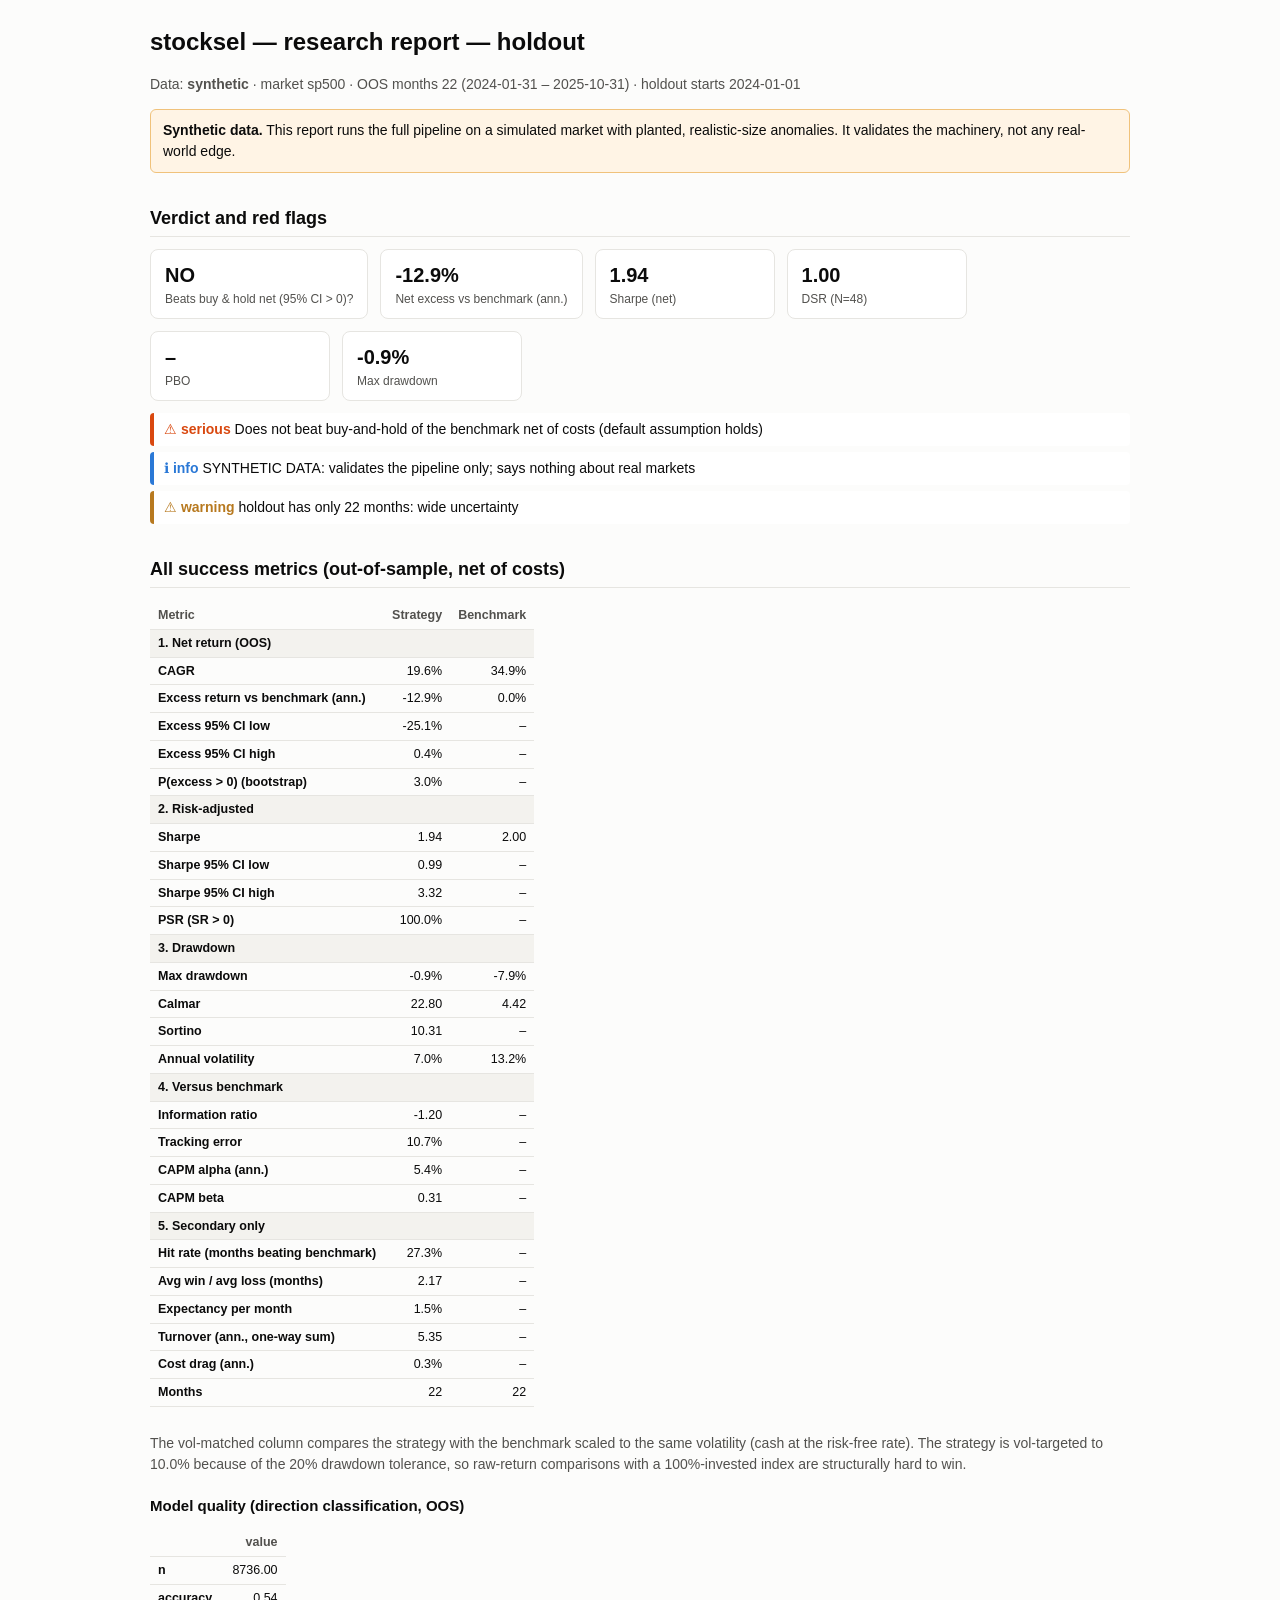
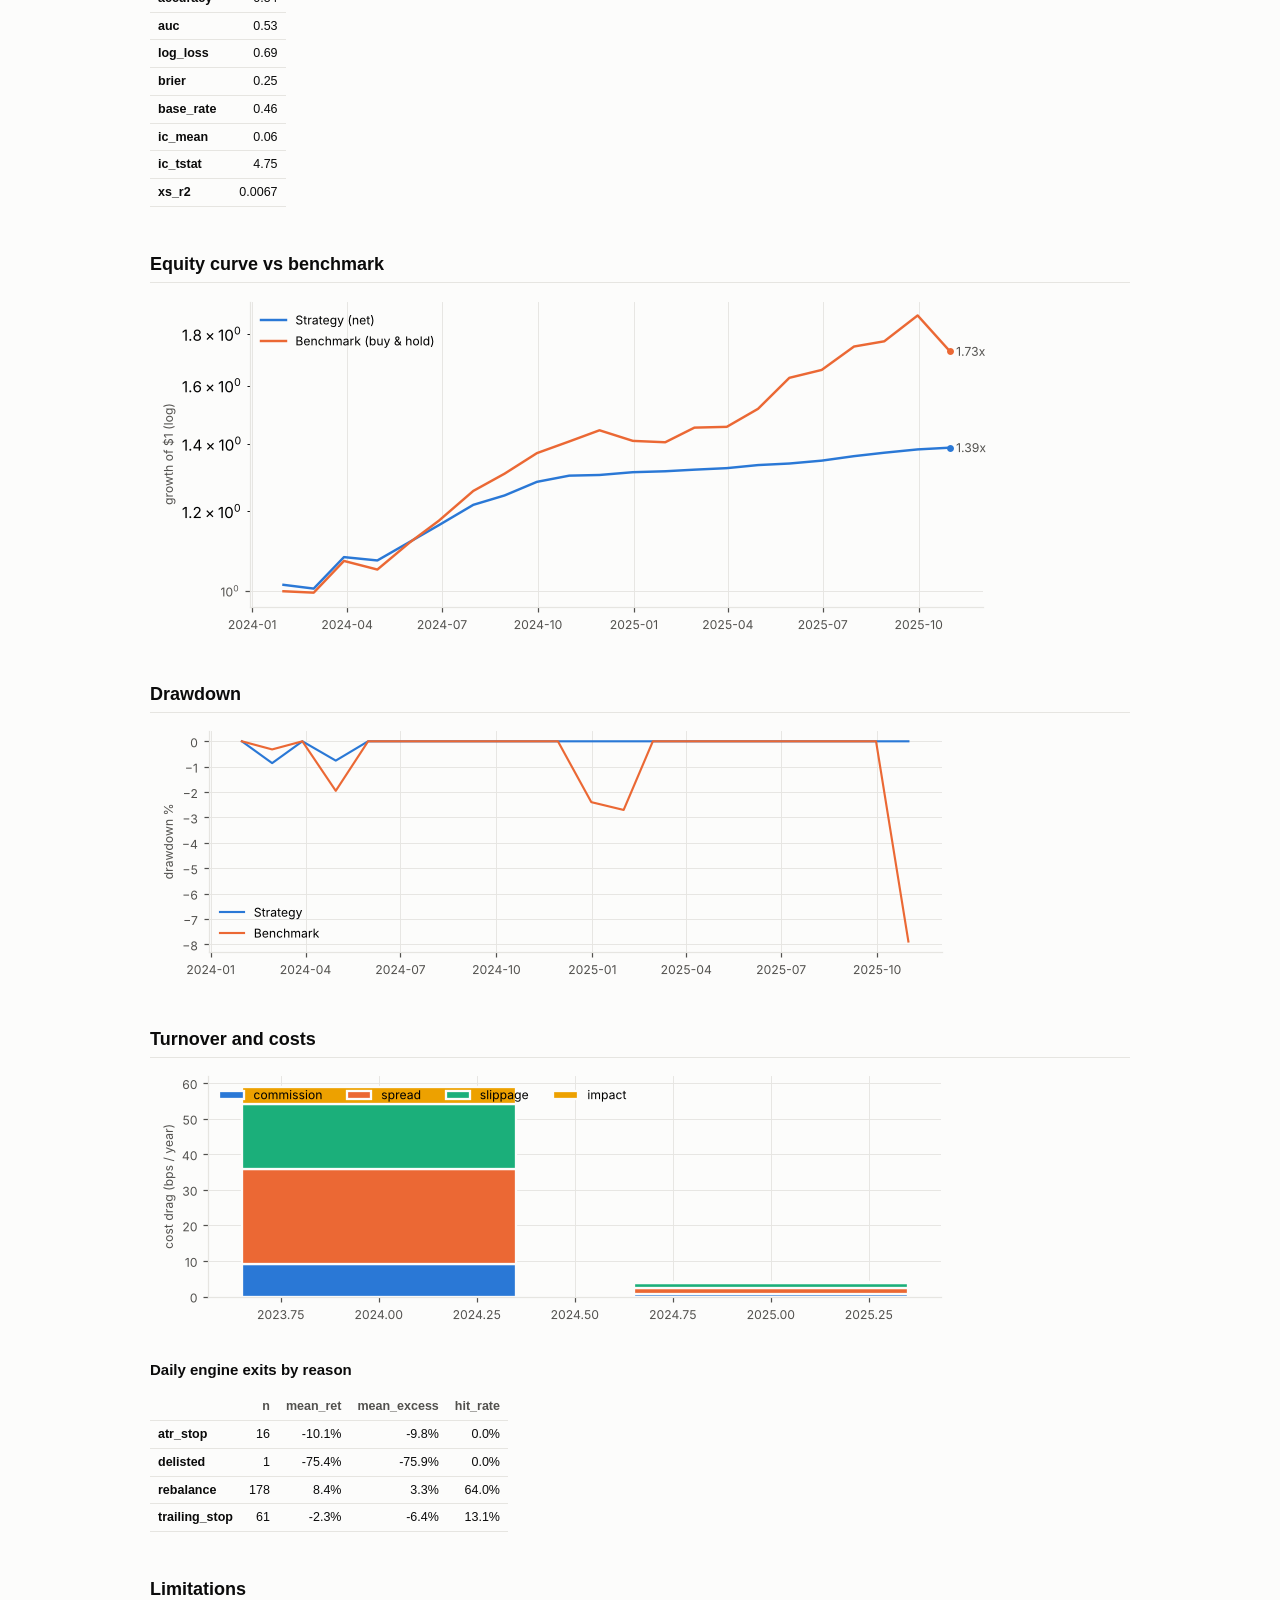
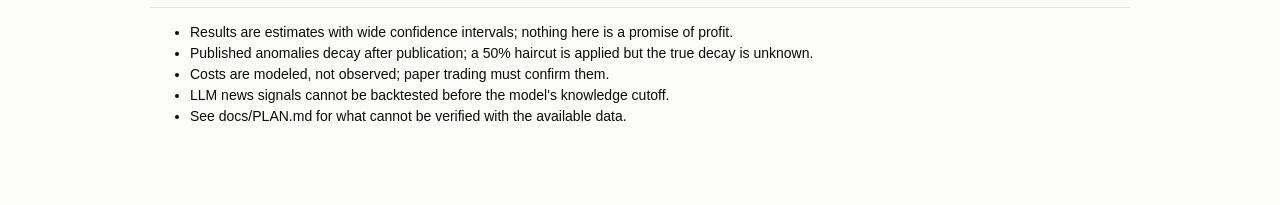
<file: docs/sample_reports/holdout_report.html>
<!doctype html><html lang='en'><head><meta charset='utf-8'><meta name='viewport' content='width=device-width,initial-scale=1'><title>stocksel report</title><style>
:root { color-scheme: light; }
body { background:#fcfcfb; color:#0b0b0b; font:14px/1.5 -apple-system,Segoe UI,Roboto,Helvetica,Arial,sans-serif;
       margin:0; padding:0 16px; }
main { max-width:980px; margin:0 auto; padding:24px 0 64px; }
h1 { font-size:24px; margin:0 0 4px; } h2 { font-size:18px; margin:32px 0 8px; border-bottom:1px solid #e6e5e1; padding-bottom:4px; }
h3 { font-size:15px; margin:20px 0 6px; }
.muted { color:#52514e; } .banner { background:#fff4e5; border:1px solid #f0c27b; padding:10px 12px; border-radius:6px; margin:12px 0; }
.flag { border-left:4px solid; background:#fff; padding:6px 10px; margin:6px 0; border-radius:4px; }
.tw { overflow-x:auto; } table { border-collapse:collapse; font-size:12.5px; margin:6px 0 12px; }
th, td { padding:4px 8px; border-bottom:1px solid #e6e5e1; text-align:right; white-space:nowrap; }
th:first-child { text-align:left; } thead th { color:#52514e; font-weight:600; }
tr.grp th { text-align:left; background:#f3f2ee; color:#0b0b0b; }
img { max-width:100%; height:auto; } .kpis { display:flex; flex-wrap:wrap; gap:12px; margin:12px 0; }
.kpi { background:#fff; border:1px solid #e6e5e1; border-radius:8px; padding:10px 14px; min-width:150px; }
.kpi .v { font-size:20px; font-weight:600; } .kpi .l { color:#52514e; font-size:12px; }
code { background:#f3f2ee; padding:1px 4px; border-radius:3px; }
</style></head><body><main><h1>stocksel — research report — holdout</h1><p class='muted'>Data: <b>synthetic</b> · market sp500 · OOS months 22 (2024-01-31 – 2025-10-31) · holdout starts 2024-01-01</p><div class='banner'><b>Synthetic data.</b> This report runs the full pipeline on a simulated market with planted, realistic-size anomalies. It validates the machinery, not any real-world edge.</div><h2>Verdict and red flags</h2><div class='kpis'><div class='kpi'><div class='v'>NO</div><div class='l'>Beats buy &amp; hold net (95% CI &gt; 0)?</div></div><div class='kpi'><div class='v'>-12.9%</div><div class='l'>Net excess vs benchmark (ann.)</div></div><div class='kpi'><div class='v'>1.94</div><div class='l'>Sharpe (net)</div></div><div class='kpi'><div class='v'>1.00</div><div class='l'>DSR (N=48)</div></div><div class='kpi'><div class='v'>–</div><div class='l'>PBO</div></div><div class='kpi'><div class='v'>-0.9%</div><div class='l'>Max drawdown</div></div></div><div class='flag' style='border-color:#d9480f'><span style='color:#d9480f'>&#x26A0; <b>serious</b></span> Does not beat buy-and-hold of the benchmark net of costs (default assumption holds)</div><div class='flag' style='border-color:#2a78d6'><span style='color:#2a78d6'>&#x2139; <b>info</b></span> SYNTHETIC DATA: validates the pipeline only; says nothing about real markets</div><div class='flag' style='border-color:#b7791f'><span style='color:#b7791f'>&#x26A0; <b>warning</b></span> holdout has only 22 months: wide uncertainty</div><h2>All success metrics (out-of-sample, net of costs)</h2><div class='tw'><table><thead><tr><th>Metric</th><th>Strategy</th><th>Benchmark</th></tr></thead><tbody><tr class='grp'><th colspan='3'>1. Net return (OOS)</th></tr><tr><th>CAGR</th><td>19.6%</td><td>34.9%</td></tr><tr><th>Excess return vs benchmark (ann.)</th><td>-12.9%</td><td>0.0%</td></tr><tr><th>Excess 95% CI low</th><td>-25.1%</td><td>–</td></tr><tr><th>Excess 95% CI high</th><td>0.4%</td><td>–</td></tr><tr><th>P(excess > 0) (bootstrap)</th><td>3.0%</td><td>–</td></tr><tr class='grp'><th colspan='3'>2. Risk-adjusted</th></tr><tr><th>Sharpe</th><td>1.94</td><td>2.00</td></tr><tr><th>Sharpe 95% CI low</th><td>0.99</td><td>–</td></tr><tr><th>Sharpe 95% CI high</th><td>3.32</td><td>–</td></tr><tr><th>PSR (SR > 0)</th><td>100.0%</td><td>–</td></tr><tr class='grp'><th colspan='3'>3. Drawdown</th></tr><tr><th>Max drawdown</th><td>-0.9%</td><td>-7.9%</td></tr><tr><th>Calmar</th><td>22.80</td><td>4.42</td></tr><tr><th>Sortino</th><td>10.31</td><td>–</td></tr><tr><th>Annual volatility</th><td>7.0%</td><td>13.2%</td></tr><tr class='grp'><th colspan='3'>4. Versus benchmark</th></tr><tr><th>Information ratio</th><td>-1.20</td><td>–</td></tr><tr><th>Tracking error</th><td>10.7%</td><td>–</td></tr><tr><th>CAPM alpha (ann.)</th><td>5.4%</td><td>–</td></tr><tr><th>CAPM beta</th><td>0.31</td><td>–</td></tr><tr class='grp'><th colspan='3'>5. Secondary only</th></tr><tr><th>Hit rate (months beating benchmark)</th><td>27.3%</td><td>–</td></tr><tr><th>Avg win / avg loss (months)</th><td>2.17</td><td>–</td></tr><tr><th>Expectancy per month</th><td>1.5%</td><td>–</td></tr><tr><th>Turnover (ann., one-way sum)</th><td>5.35</td><td>–</td></tr><tr><th>Cost drag (ann.)</th><td>0.3%</td><td>–</td></tr><tr><th>Months</th><td>22</td><td>22</td></tr></tbody></table></div><p class='muted'>The vol-matched column compares the strategy with the benchmark scaled to the same volatility (cash at the risk-free rate). The strategy is vol-targeted to 10.0% because of the 20% drawdown tolerance, so raw-return comparisons with a 100%-invested index are structurally hard to win.</p><h3>Model quality (direction classification, OOS)</h3><div class='tw'><table><thead><tr><th></th><th>value</th></tr></thead><tbody><tr><th>n</th><td>8736.00</td></tr><tr><th>accuracy</th><td>0.54</td></tr><tr><th>auc</th><td>0.53</td></tr><tr><th>log_loss</th><td>0.69</td></tr><tr><th>brier</th><td>0.25</td></tr><tr><th>base_rate</th><td>0.46</td></tr><tr><th>ic_mean</th><td>0.06</td></tr><tr><th>ic_tstat</th><td>4.75</td></tr><tr><th>xs_r2</th><td>0.0067</td></tr></tbody></table></div><h2>Equity curve vs benchmark</h2><img alt="chart" src="[data-uri]"/><h2>Drawdown</h2><img alt="chart" src="[data-uri]"/><h2>Turnover and costs</h2><img alt="chart" src="[data-uri]"/><h3>Daily engine exits by reason</h3><div class='tw'><table><thead><tr><th></th><th>n</th><th>mean_ret</th><th>mean_excess</th><th>hit_rate</th></tr></thead><tbody><tr><th>atr_stop</th><td>16</td><td>-10.1%</td><td>-9.8%</td><td>0.0%</td></tr><tr><th>delisted</th><td>1</td><td>-75.4%</td><td>-75.9%</td><td>0.0%</td></tr><tr><th>rebalance</th><td>178</td><td>8.4%</td><td>3.3%</td><td>64.0%</td></tr><tr><th>trailing_stop</th><td>61</td><td>-2.3%</td><td>-6.4%</td><td>13.1%</td></tr></tbody></table></div><h2>Limitations</h2><ul><li>Results are estimates with wide confidence intervals; nothing here is a promise of profit.</li><li>Published anomalies decay after publication; a 50% haircut is applied but the true decay is unknown.</li><li>Costs are modeled, not observed; paper trading must confirm them.</li><li>LLM news signals cannot be backtested before the model's knowledge cutoff.</li><li>See docs/PLAN.md for what cannot be verified with the available data.</li></ul></main></body></html>
</file>
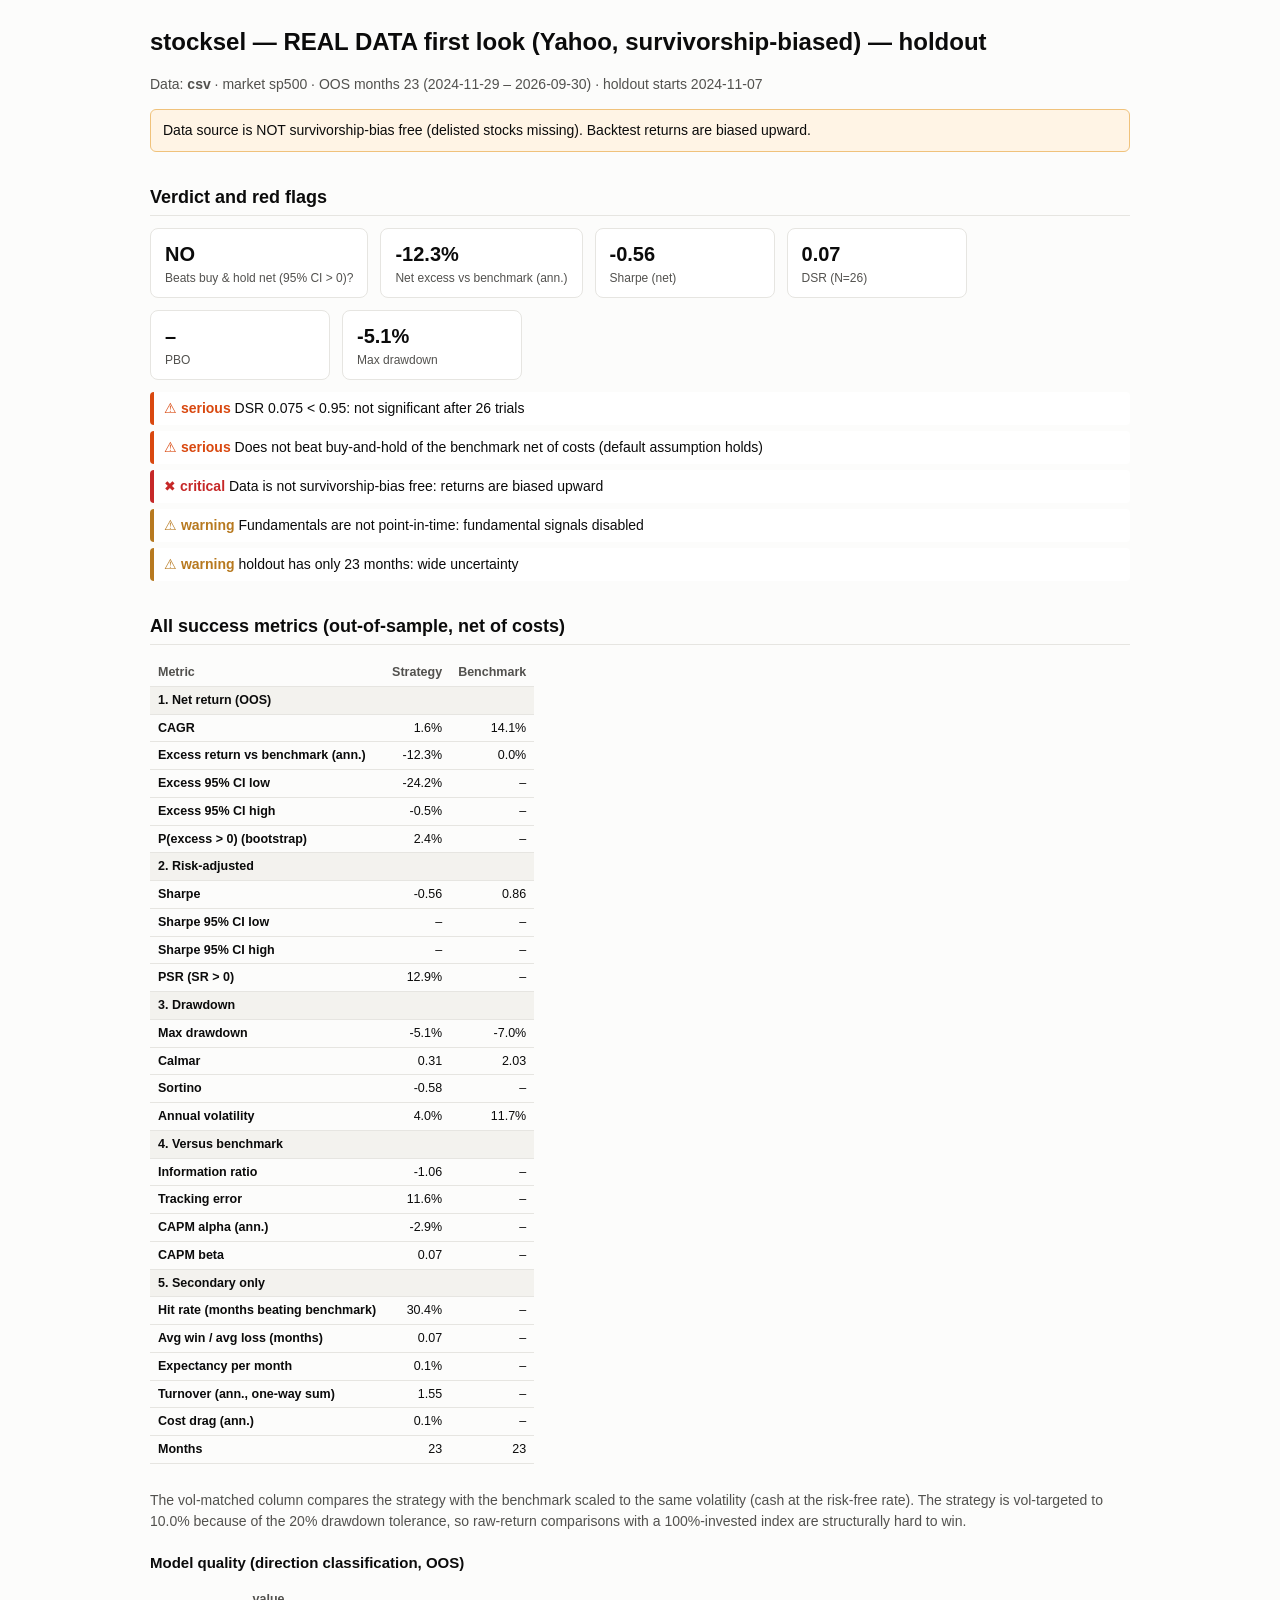
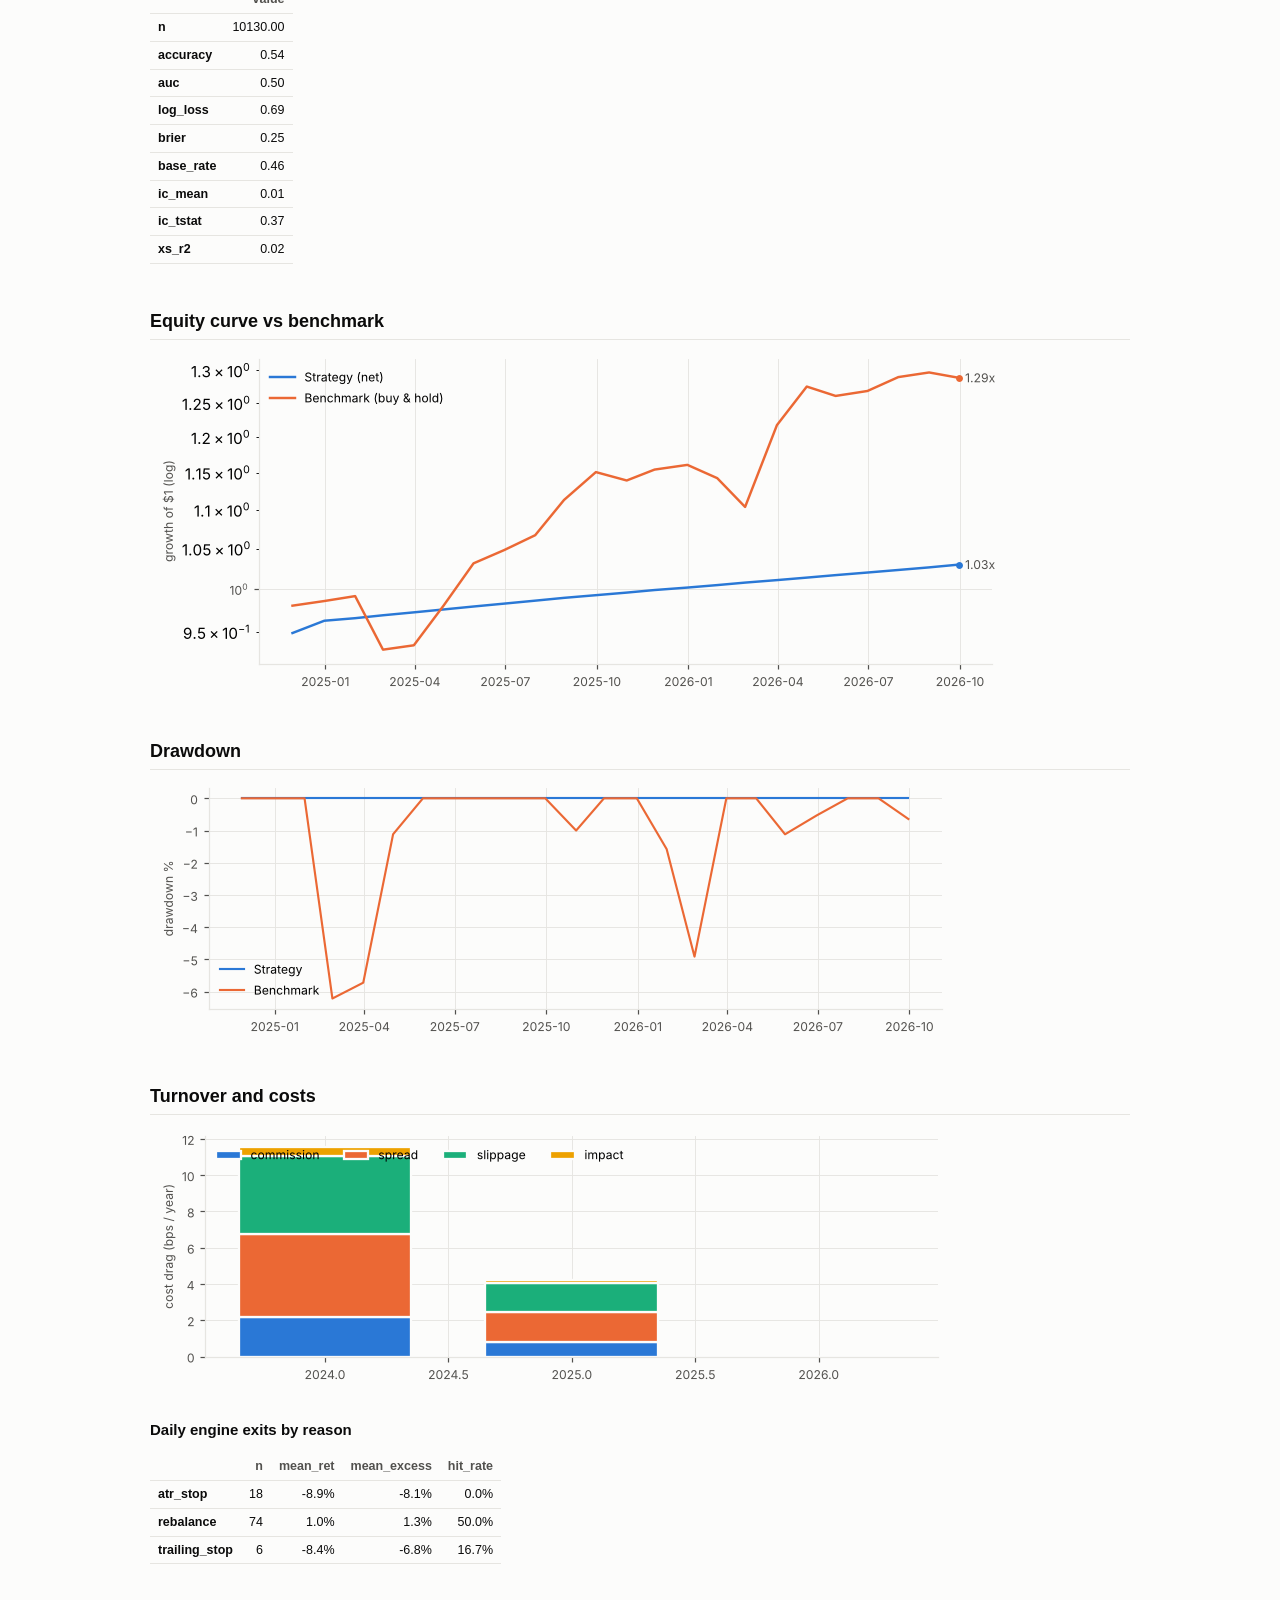
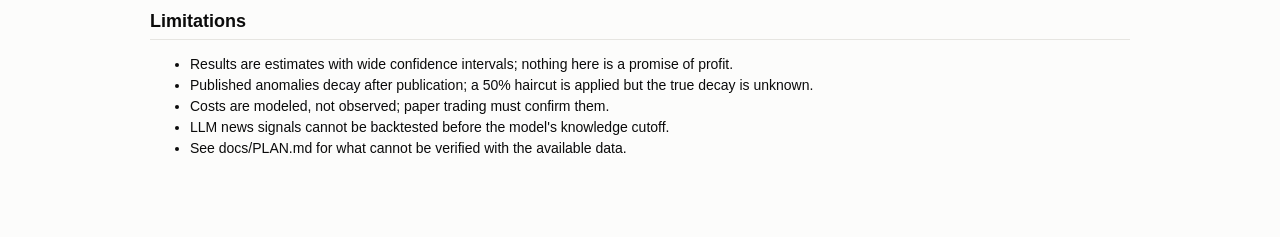
<file: docs/real_firstlook/v1_buggy_market_caps/holdout_report.html>
<!doctype html><html lang='en'><head><meta charset='utf-8'><meta name='viewport' content='width=device-width,initial-scale=1'><title>stocksel report</title><style>
:root { color-scheme: light; }
body { background:#fcfcfb; color:#0b0b0b; font:14px/1.5 -apple-system,Segoe UI,Roboto,Helvetica,Arial,sans-serif;
       margin:0; padding:0 16px; }
main { max-width:980px; margin:0 auto; padding:24px 0 64px; }
h1 { font-size:24px; margin:0 0 4px; } h2 { font-size:18px; margin:32px 0 8px; border-bottom:1px solid #e6e5e1; padding-bottom:4px; }
h3 { font-size:15px; margin:20px 0 6px; }
.muted { color:#52514e; } .banner { background:#fff4e5; border:1px solid #f0c27b; padding:10px 12px; border-radius:6px; margin:12px 0; }
.flag { border-left:4px solid; background:#fff; padding:6px 10px; margin:6px 0; border-radius:4px; }
.tw { overflow-x:auto; } table { border-collapse:collapse; font-size:12.5px; margin:6px 0 12px; }
th, td { padding:4px 8px; border-bottom:1px solid #e6e5e1; text-align:right; white-space:nowrap; }
th:first-child { text-align:left; } thead th { color:#52514e; font-weight:600; }
tr.grp th { text-align:left; background:#f3f2ee; color:#0b0b0b; }
img { max-width:100%; height:auto; } .kpis { display:flex; flex-wrap:wrap; gap:12px; margin:12px 0; }
.kpi { background:#fff; border:1px solid #e6e5e1; border-radius:8px; padding:10px 14px; min-width:150px; }
.kpi .v { font-size:20px; font-weight:600; } .kpi .l { color:#52514e; font-size:12px; }
code { background:#f3f2ee; padding:1px 4px; border-radius:3px; }
</style></head><body><main><h1>stocksel — REAL DATA first look (Yahoo, survivorship-biased) — holdout</h1><p class='muted'>Data: <b>csv</b> · market sp500 · OOS months 23 (2024-11-29 – 2026-09-30) · holdout starts 2024-11-07</p><div class='banner'>Data source is NOT survivorship-bias free (delisted stocks missing). Backtest returns are biased upward.</div><h2>Verdict and red flags</h2><div class='kpis'><div class='kpi'><div class='v'>NO</div><div class='l'>Beats buy &amp; hold net (95% CI &gt; 0)?</div></div><div class='kpi'><div class='v'>-12.3%</div><div class='l'>Net excess vs benchmark (ann.)</div></div><div class='kpi'><div class='v'>-0.56</div><div class='l'>Sharpe (net)</div></div><div class='kpi'><div class='v'>0.07</div><div class='l'>DSR (N=26)</div></div><div class='kpi'><div class='v'>–</div><div class='l'>PBO</div></div><div class='kpi'><div class='v'>-5.1%</div><div class='l'>Max drawdown</div></div></div><div class='flag' style='border-color:#d9480f'><span style='color:#d9480f'>&#x26A0; <b>serious</b></span> DSR 0.075 &lt; 0.95: not significant after 26 trials</div><div class='flag' style='border-color:#d9480f'><span style='color:#d9480f'>&#x26A0; <b>serious</b></span> Does not beat buy-and-hold of the benchmark net of costs (default assumption holds)</div><div class='flag' style='border-color:#c62828'><span style='color:#c62828'>&#x2716; <b>critical</b></span> Data is not survivorship-bias free: returns are biased upward</div><div class='flag' style='border-color:#b7791f'><span style='color:#b7791f'>&#x26A0; <b>warning</b></span> Fundamentals are not point-in-time: fundamental signals disabled</div><div class='flag' style='border-color:#b7791f'><span style='color:#b7791f'>&#x26A0; <b>warning</b></span> holdout has only 23 months: wide uncertainty</div><h2>All success metrics (out-of-sample, net of costs)</h2><div class='tw'><table><thead><tr><th>Metric</th><th>Strategy</th><th>Benchmark</th></tr></thead><tbody><tr class='grp'><th colspan='3'>1. Net return (OOS)</th></tr><tr><th>CAGR</th><td>1.6%</td><td>14.1%</td></tr><tr><th>Excess return vs benchmark (ann.)</th><td>-12.3%</td><td>0.0%</td></tr><tr><th>Excess 95% CI low</th><td>-24.2%</td><td>–</td></tr><tr><th>Excess 95% CI high</th><td>-0.5%</td><td>–</td></tr><tr><th>P(excess > 0) (bootstrap)</th><td>2.4%</td><td>–</td></tr><tr class='grp'><th colspan='3'>2. Risk-adjusted</th></tr><tr><th>Sharpe</th><td>-0.56</td><td>0.86</td></tr><tr><th>Sharpe 95% CI low</th><td>–</td><td>–</td></tr><tr><th>Sharpe 95% CI high</th><td>–</td><td>–</td></tr><tr><th>PSR (SR > 0)</th><td>12.9%</td><td>–</td></tr><tr class='grp'><th colspan='3'>3. Drawdown</th></tr><tr><th>Max drawdown</th><td>-5.1%</td><td>-7.0%</td></tr><tr><th>Calmar</th><td>0.31</td><td>2.03</td></tr><tr><th>Sortino</th><td>-0.58</td><td>–</td></tr><tr><th>Annual volatility</th><td>4.0%</td><td>11.7%</td></tr><tr class='grp'><th colspan='3'>4. Versus benchmark</th></tr><tr><th>Information ratio</th><td>-1.06</td><td>–</td></tr><tr><th>Tracking error</th><td>11.6%</td><td>–</td></tr><tr><th>CAPM alpha (ann.)</th><td>-2.9%</td><td>–</td></tr><tr><th>CAPM beta</th><td>0.07</td><td>–</td></tr><tr class='grp'><th colspan='3'>5. Secondary only</th></tr><tr><th>Hit rate (months beating benchmark)</th><td>30.4%</td><td>–</td></tr><tr><th>Avg win / avg loss (months)</th><td>0.07</td><td>–</td></tr><tr><th>Expectancy per month</th><td>0.1%</td><td>–</td></tr><tr><th>Turnover (ann., one-way sum)</th><td>1.55</td><td>–</td></tr><tr><th>Cost drag (ann.)</th><td>0.1%</td><td>–</td></tr><tr><th>Months</th><td>23</td><td>23</td></tr></tbody></table></div><p class='muted'>The vol-matched column compares the strategy with the benchmark scaled to the same volatility (cash at the risk-free rate). The strategy is vol-targeted to 10.0% because of the 20% drawdown tolerance, so raw-return comparisons with a 100%-invested index are structurally hard to win.</p><h3>Model quality (direction classification, OOS)</h3><div class='tw'><table><thead><tr><th></th><th>value</th></tr></thead><tbody><tr><th>n</th><td>10130.00</td></tr><tr><th>accuracy</th><td>0.54</td></tr><tr><th>auc</th><td>0.50</td></tr><tr><th>log_loss</th><td>0.69</td></tr><tr><th>brier</th><td>0.25</td></tr><tr><th>base_rate</th><td>0.46</td></tr><tr><th>ic_mean</th><td>0.01</td></tr><tr><th>ic_tstat</th><td>0.37</td></tr><tr><th>xs_r2</th><td>0.02</td></tr></tbody></table></div><h2>Equity curve vs benchmark</h2><img alt="chart" src="[data-uri]"/><h2>Drawdown</h2><img alt="chart" src="[data-uri]"/><h2>Turnover and costs</h2><img alt="chart" src="[data-uri]"/><h3>Daily engine exits by reason</h3><div class='tw'><table><thead><tr><th></th><th>n</th><th>mean_ret</th><th>mean_excess</th><th>hit_rate</th></tr></thead><tbody><tr><th>atr_stop</th><td>18</td><td>-8.9%</td><td>-8.1%</td><td>0.0%</td></tr><tr><th>rebalance</th><td>74</td><td>1.0%</td><td>1.3%</td><td>50.0%</td></tr><tr><th>trailing_stop</th><td>6</td><td>-8.4%</td><td>-6.8%</td><td>16.7%</td></tr></tbody></table></div><h2>Limitations</h2><ul><li>Results are estimates with wide confidence intervals; nothing here is a promise of profit.</li><li>Published anomalies decay after publication; a 50% haircut is applied but the true decay is unknown.</li><li>Costs are modeled, not observed; paper trading must confirm them.</li><li>LLM news signals cannot be backtested before the model's knowledge cutoff.</li><li>See docs/PLAN.md for what cannot be verified with the available data.</li></ul></main></body></html>
</file>
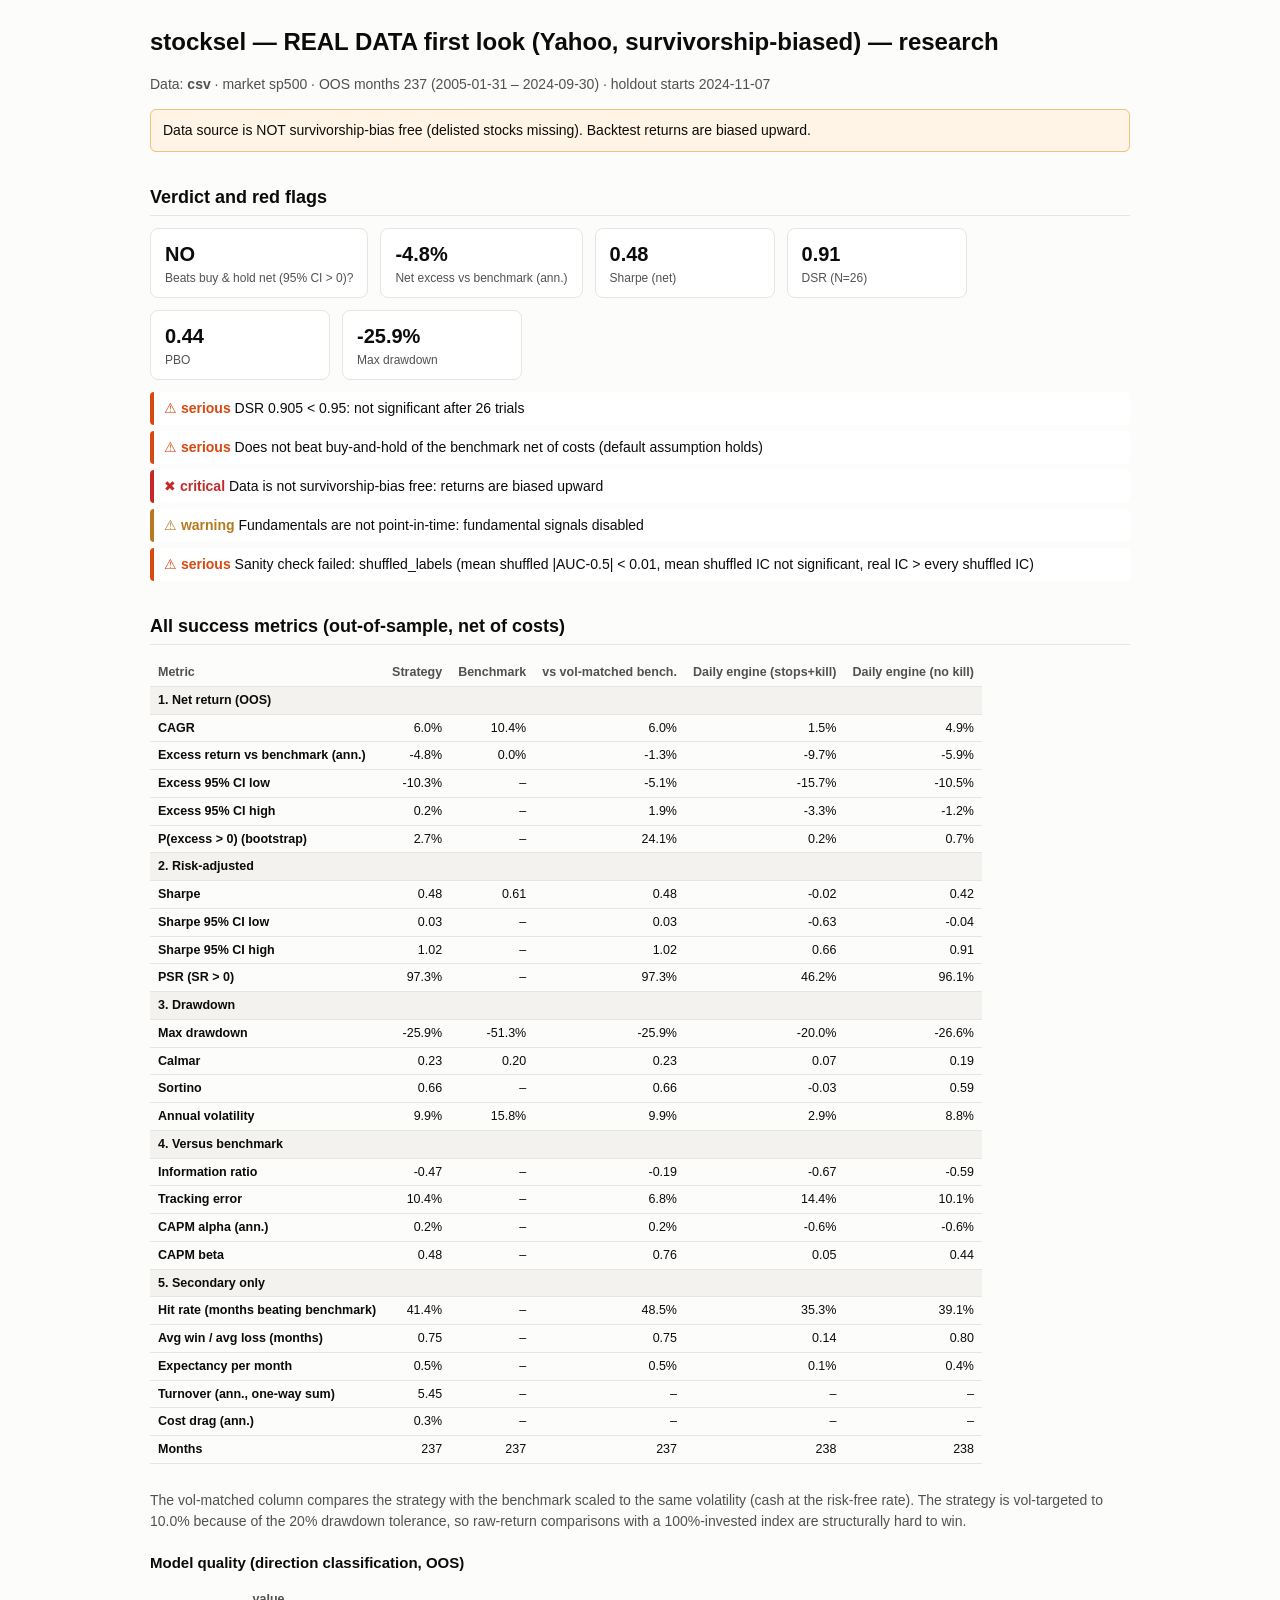
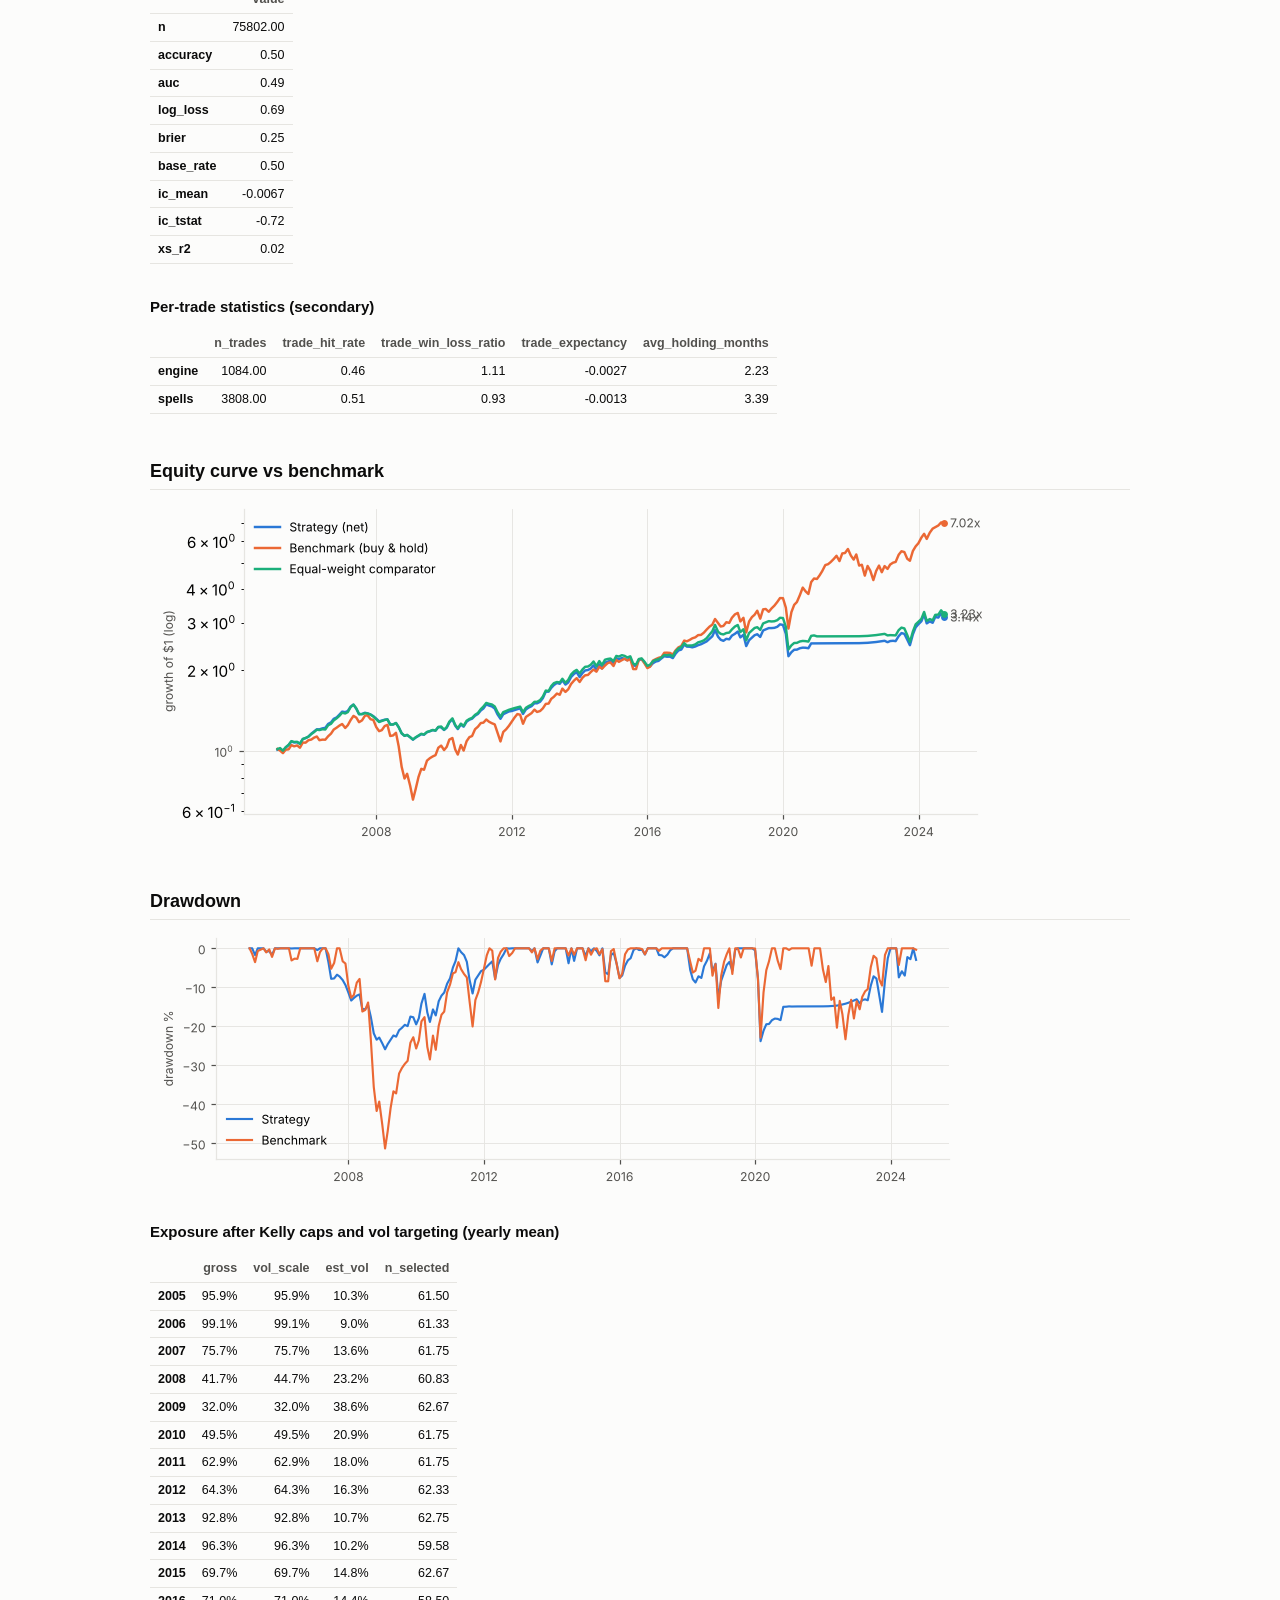
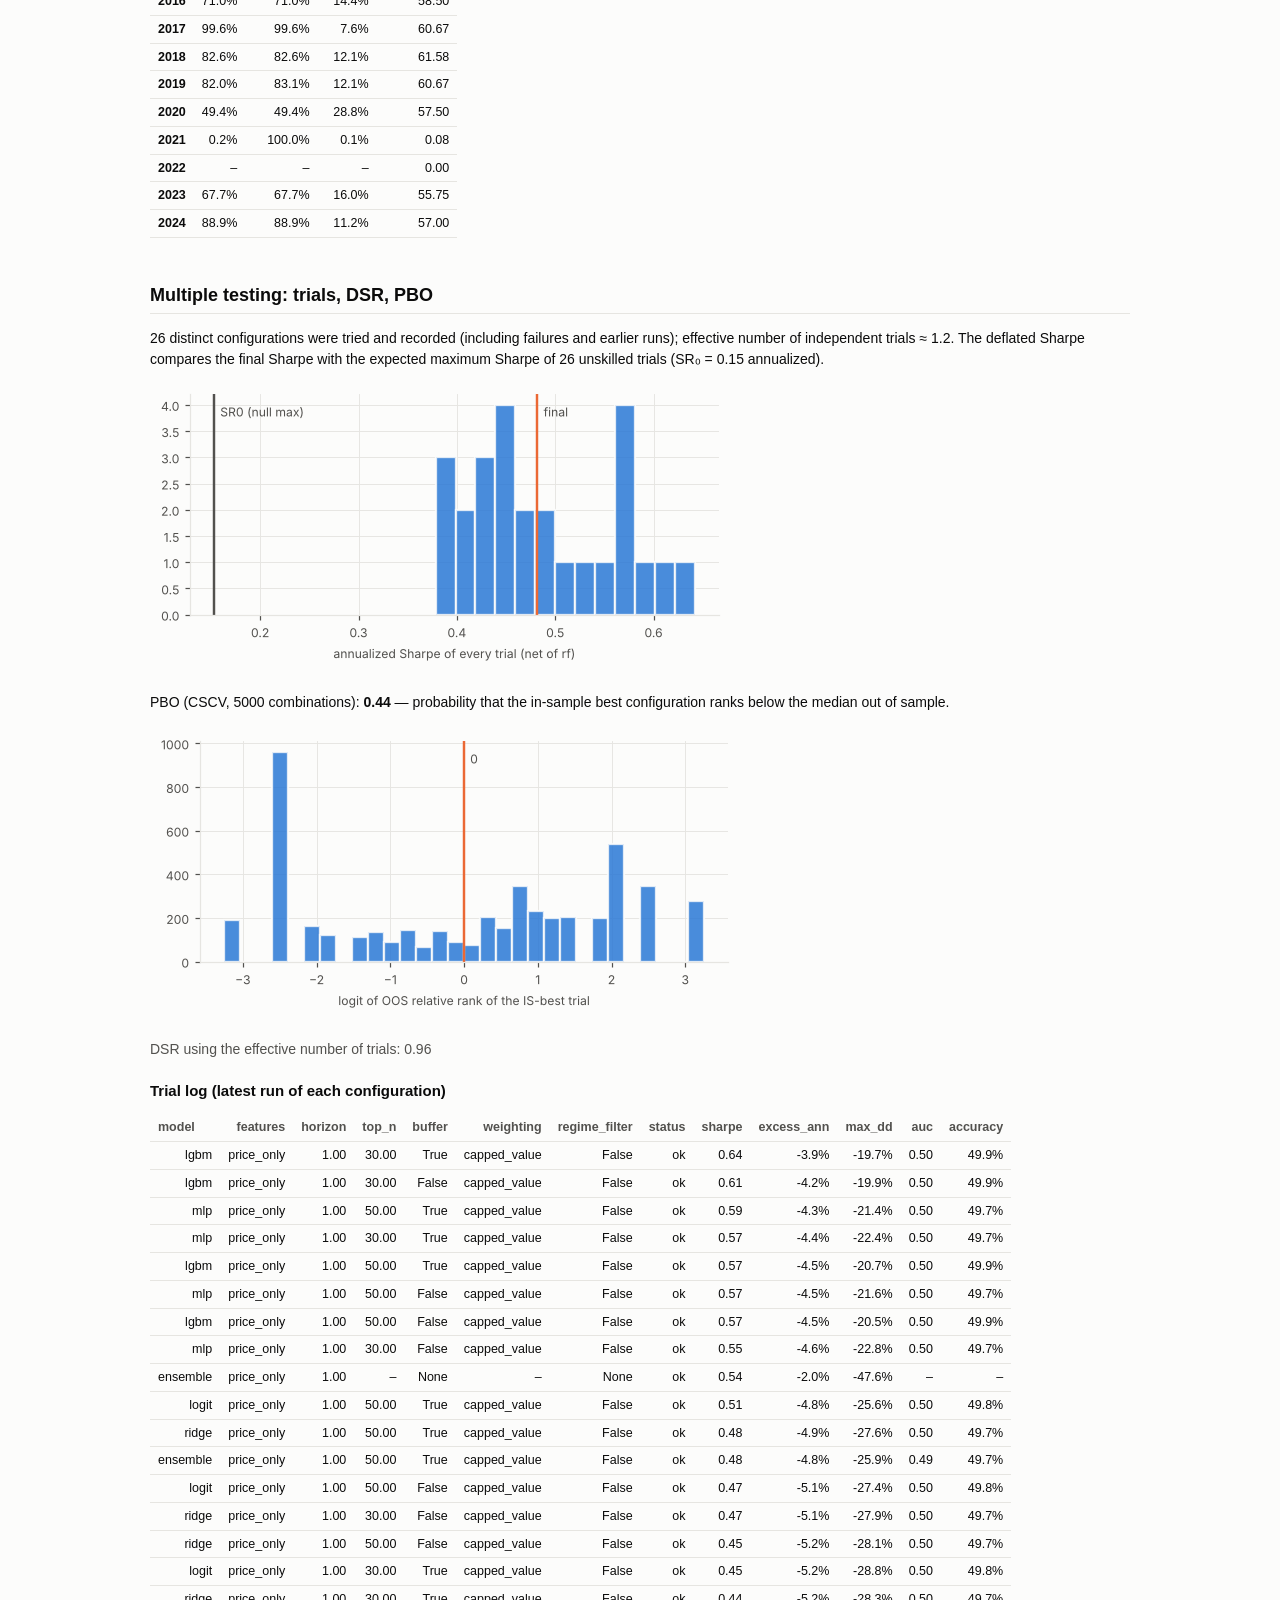
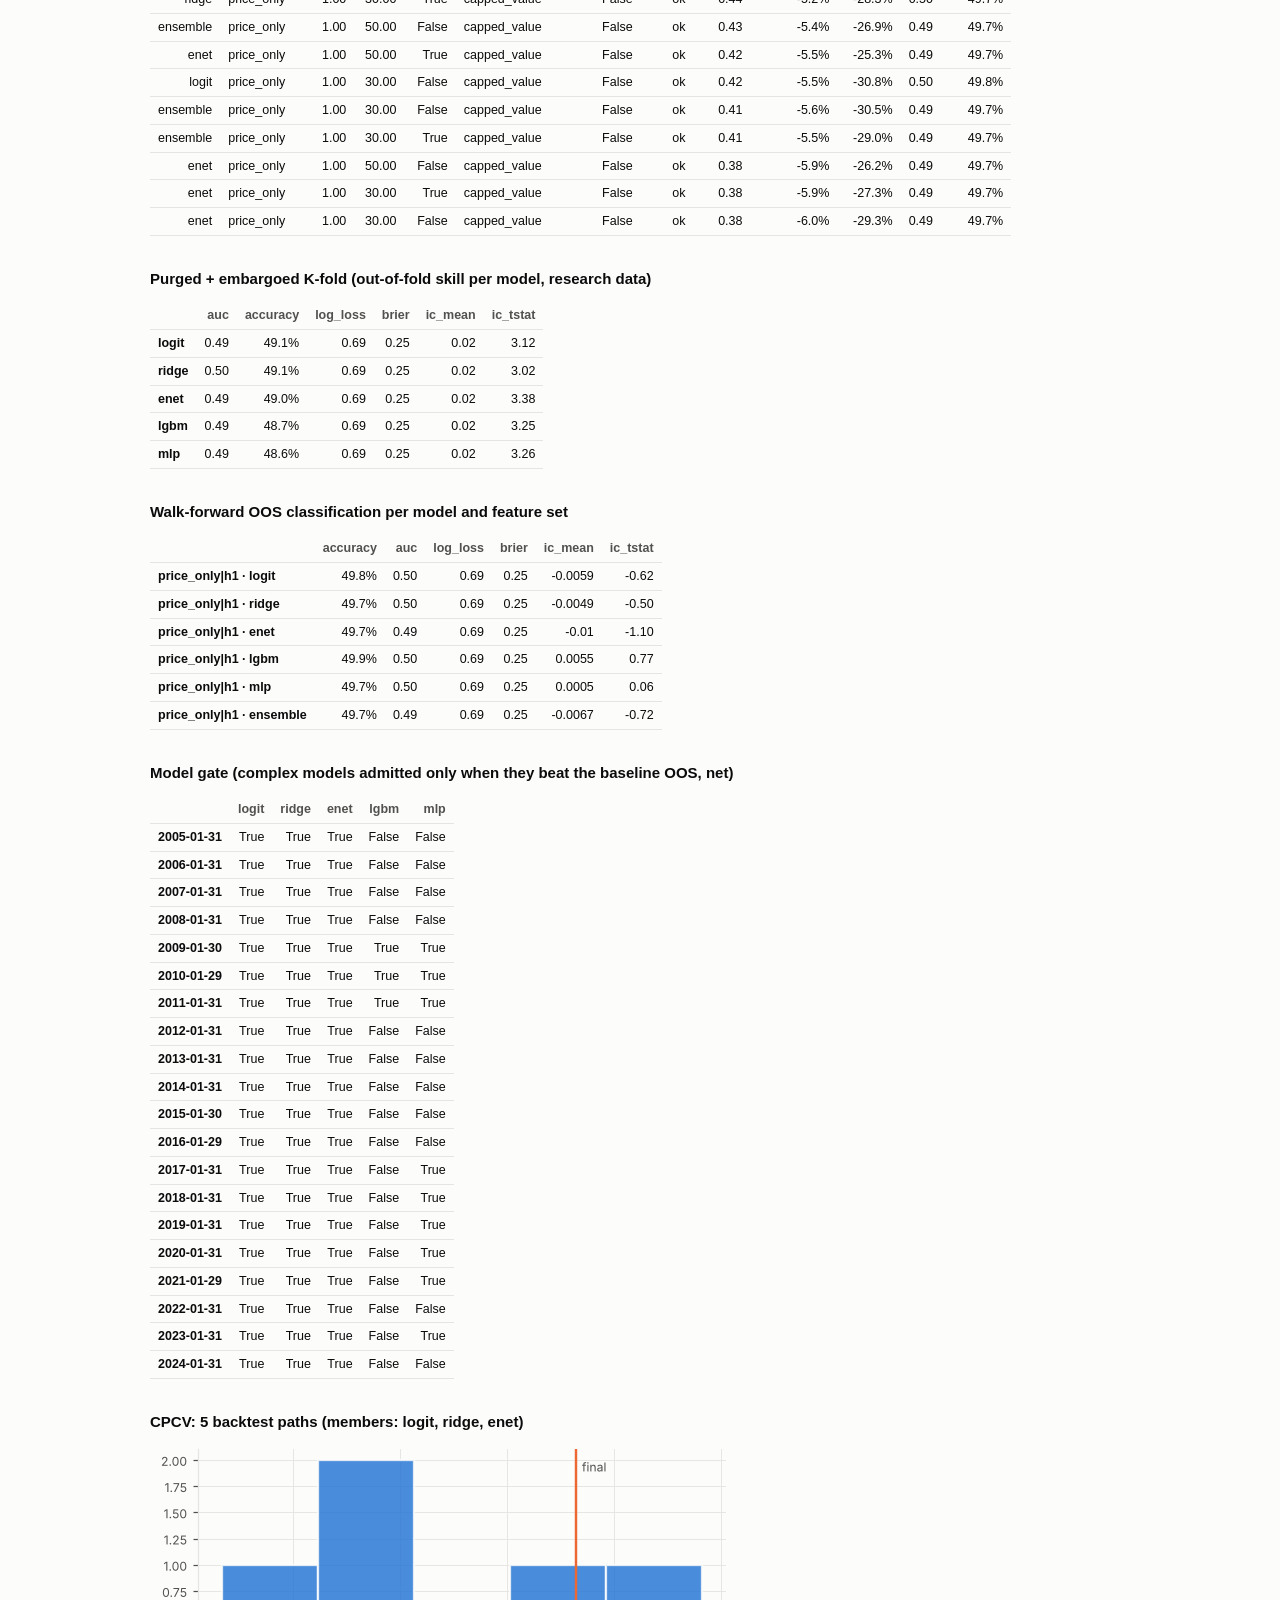
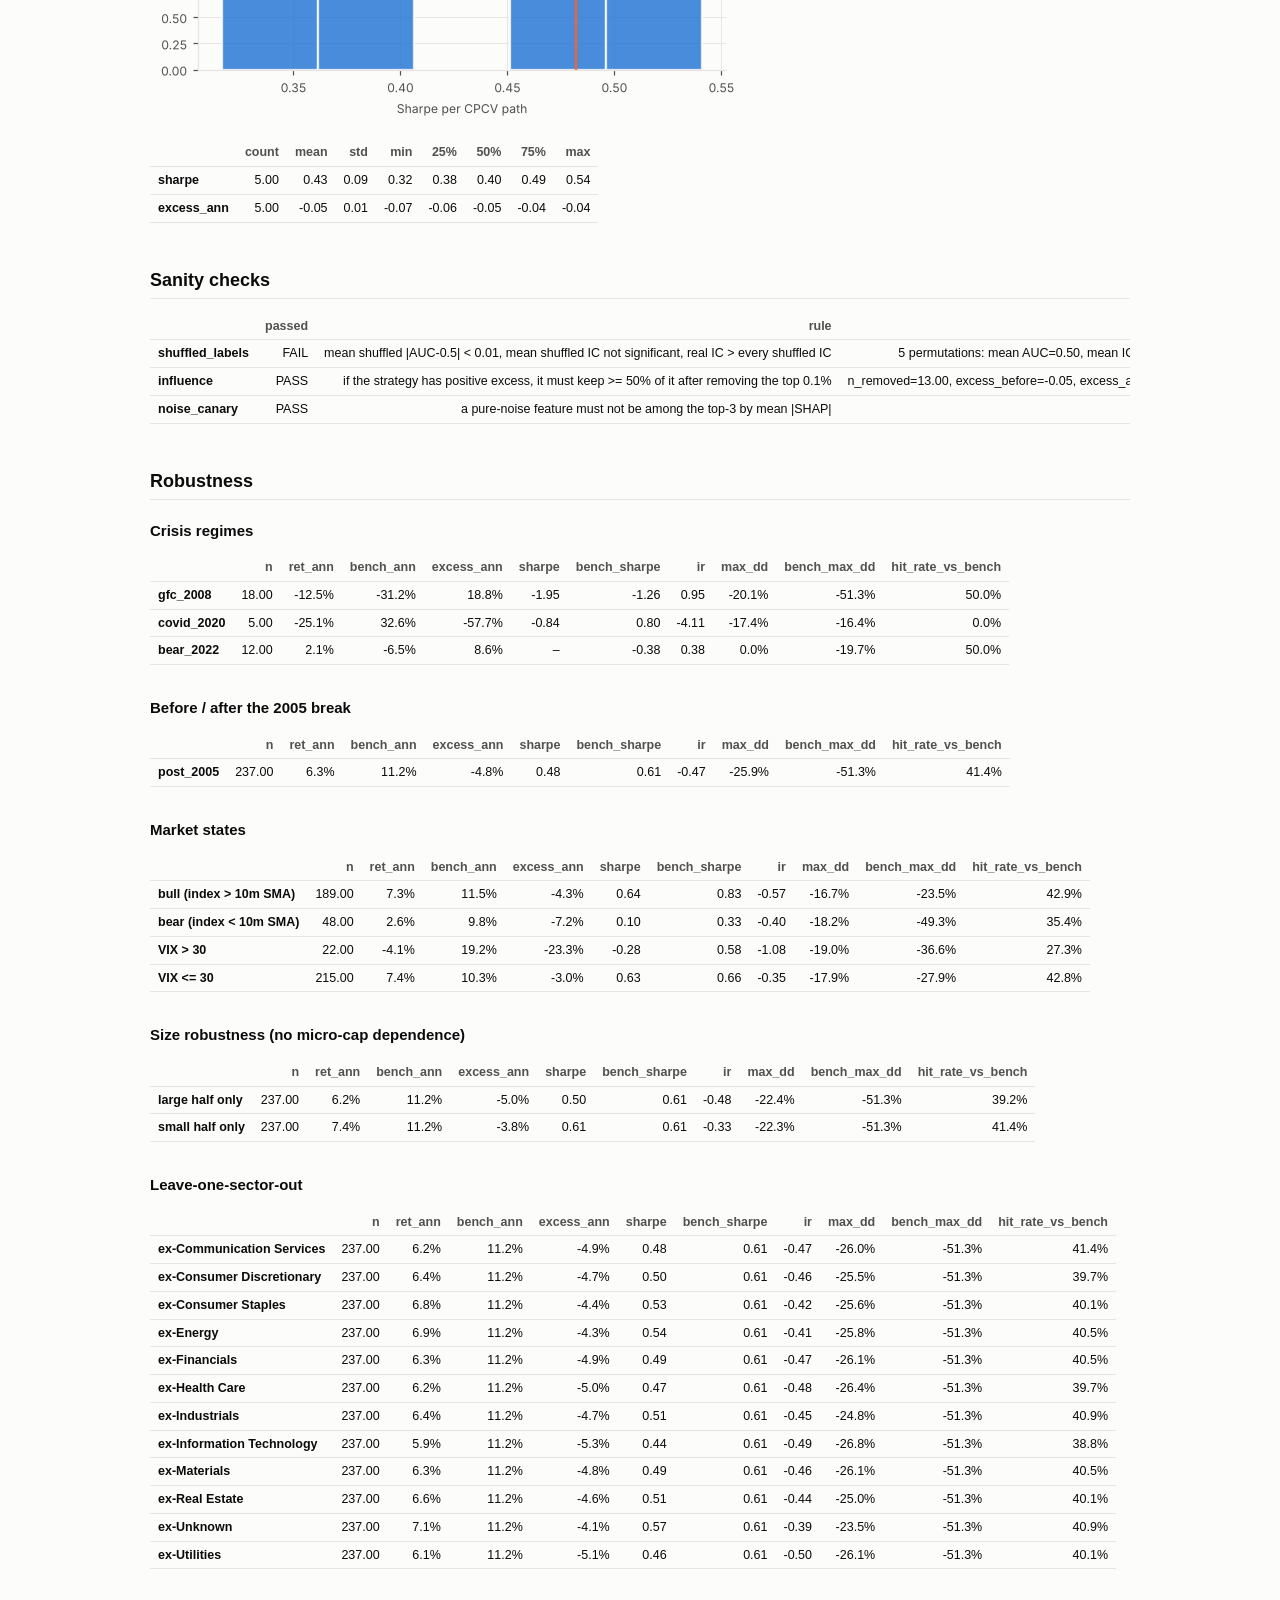
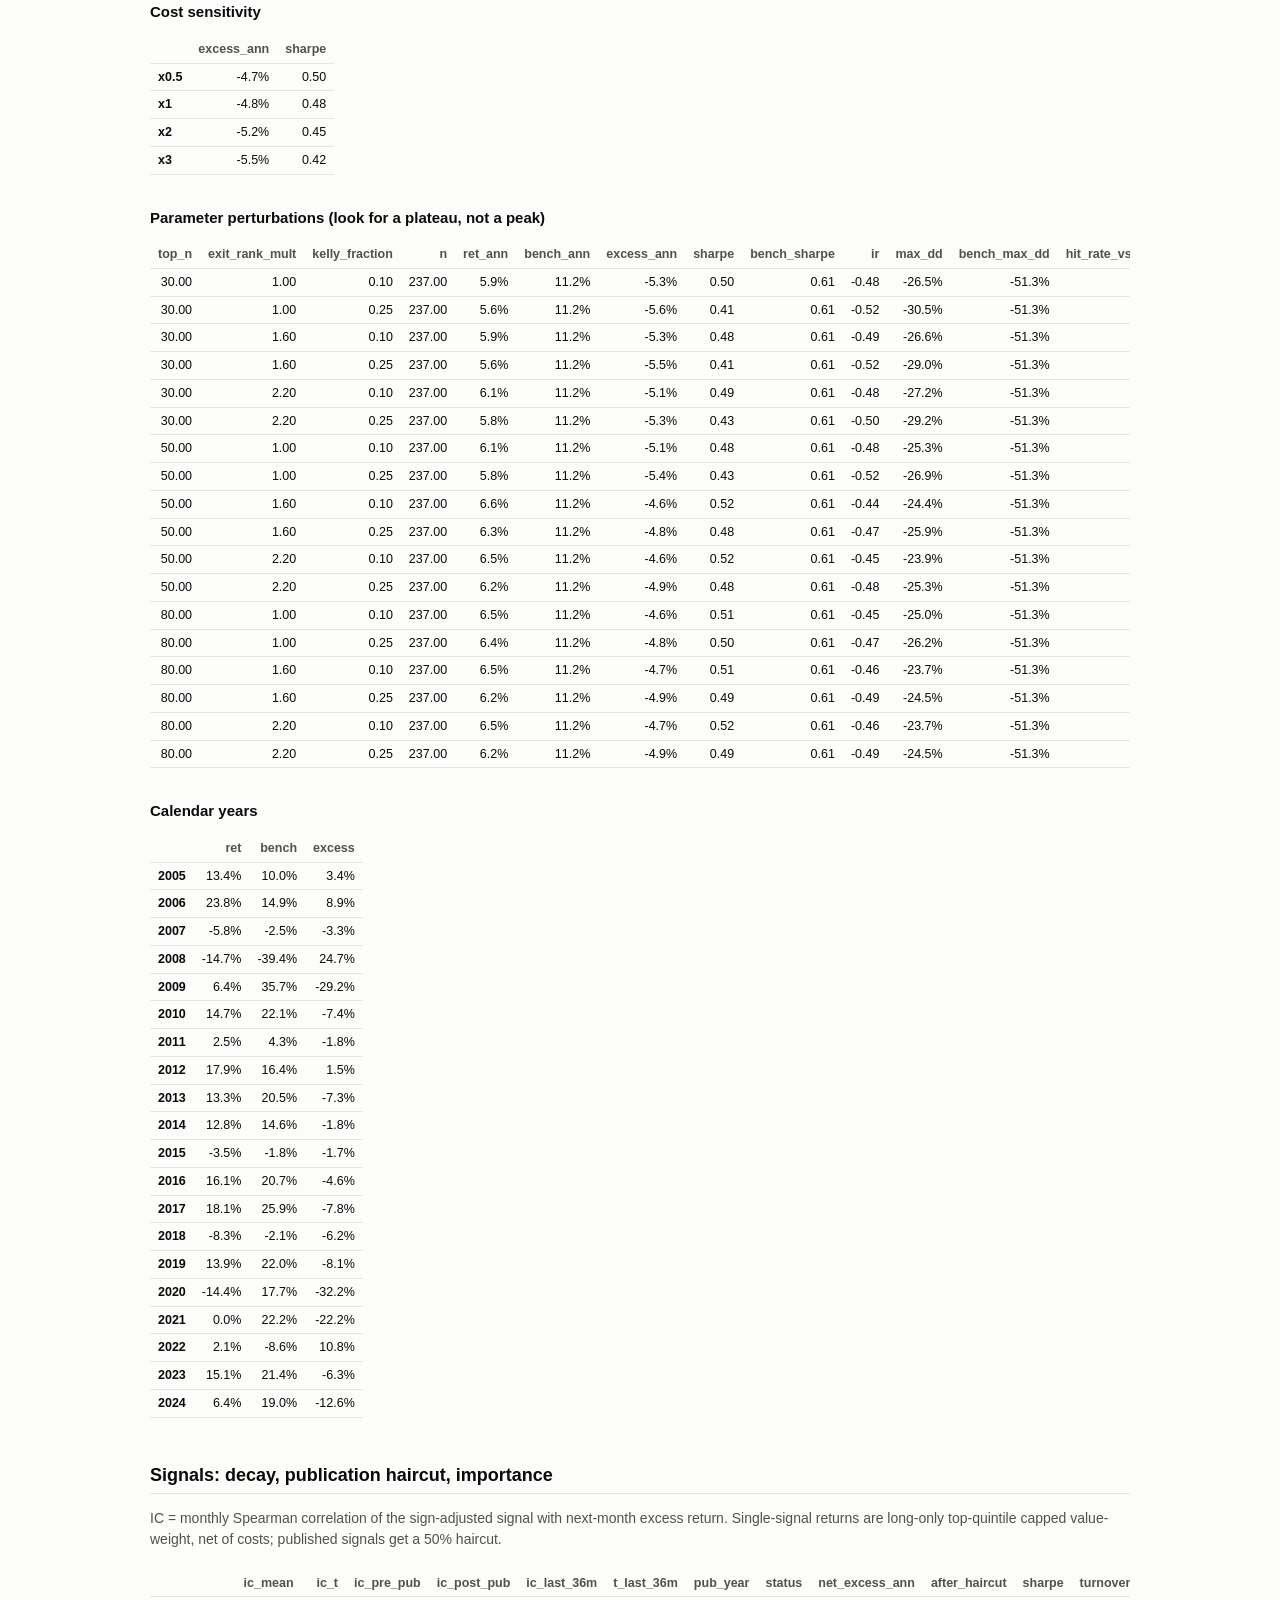
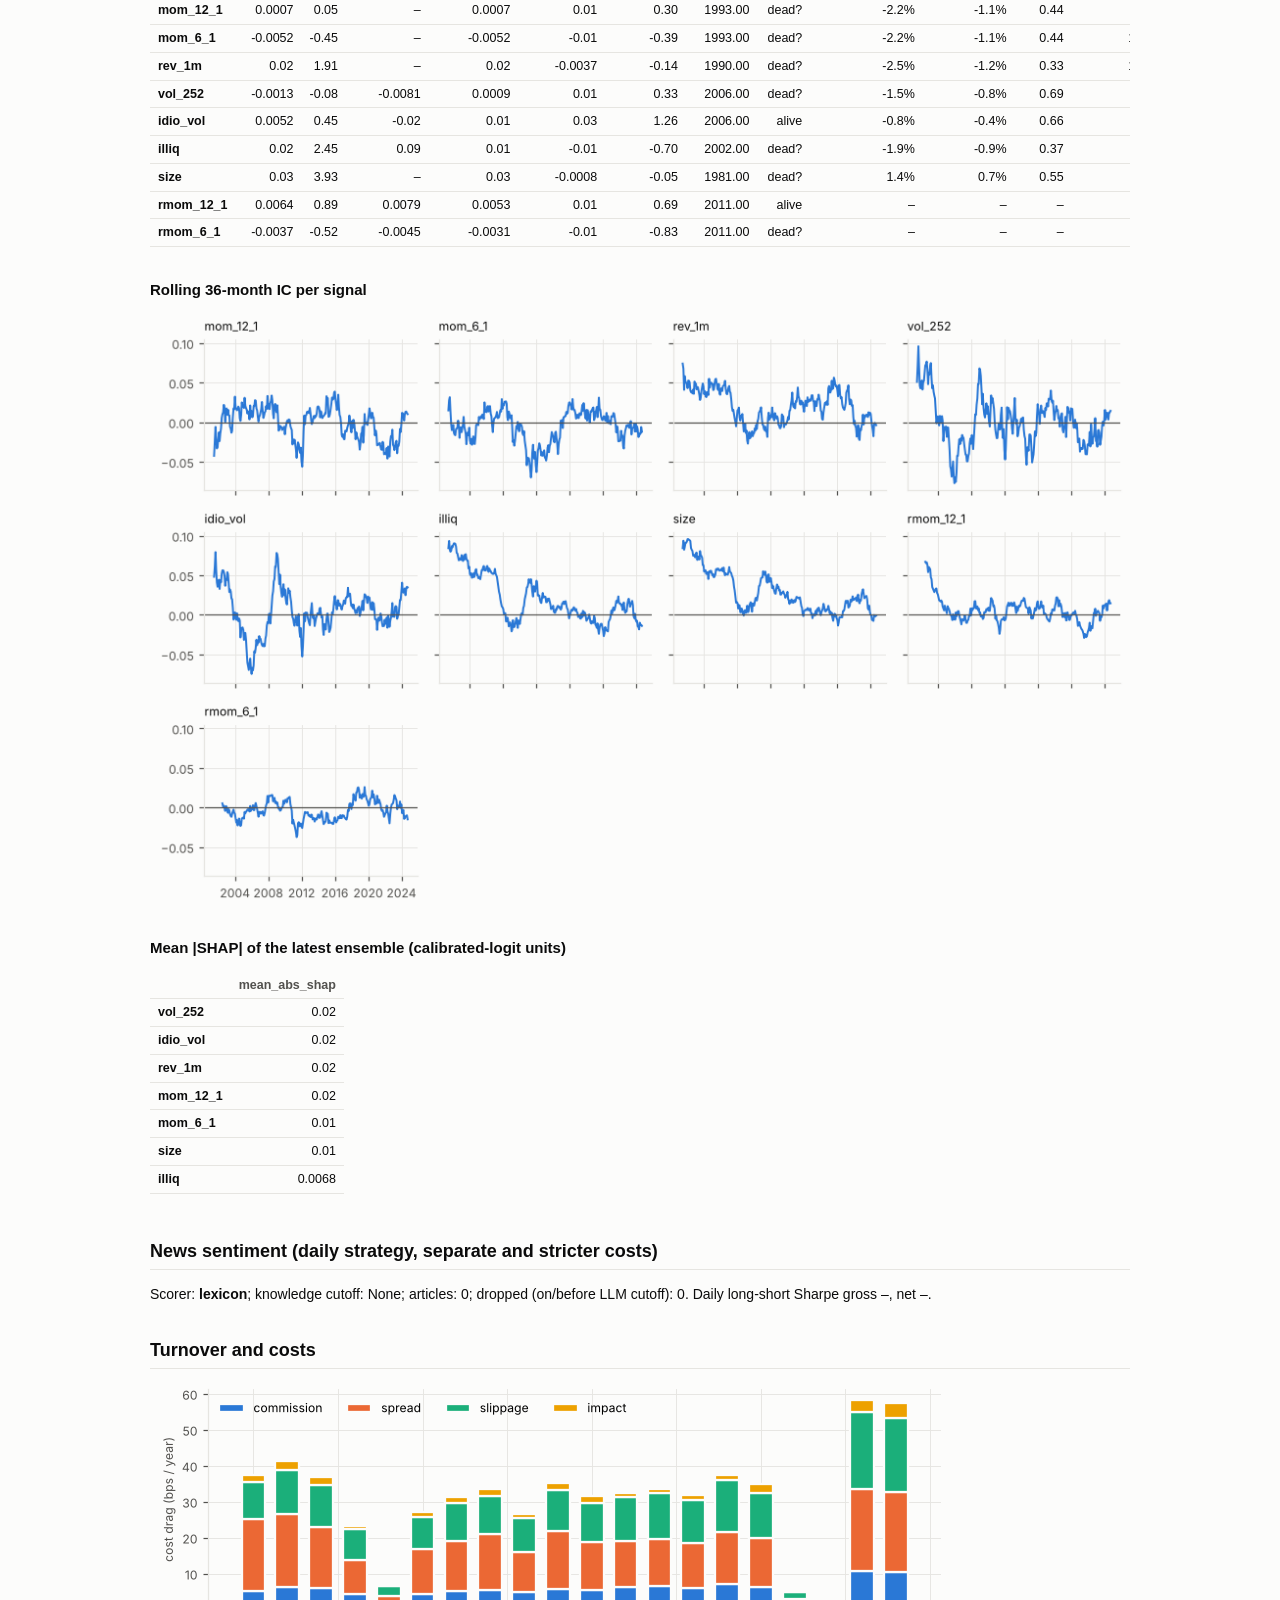
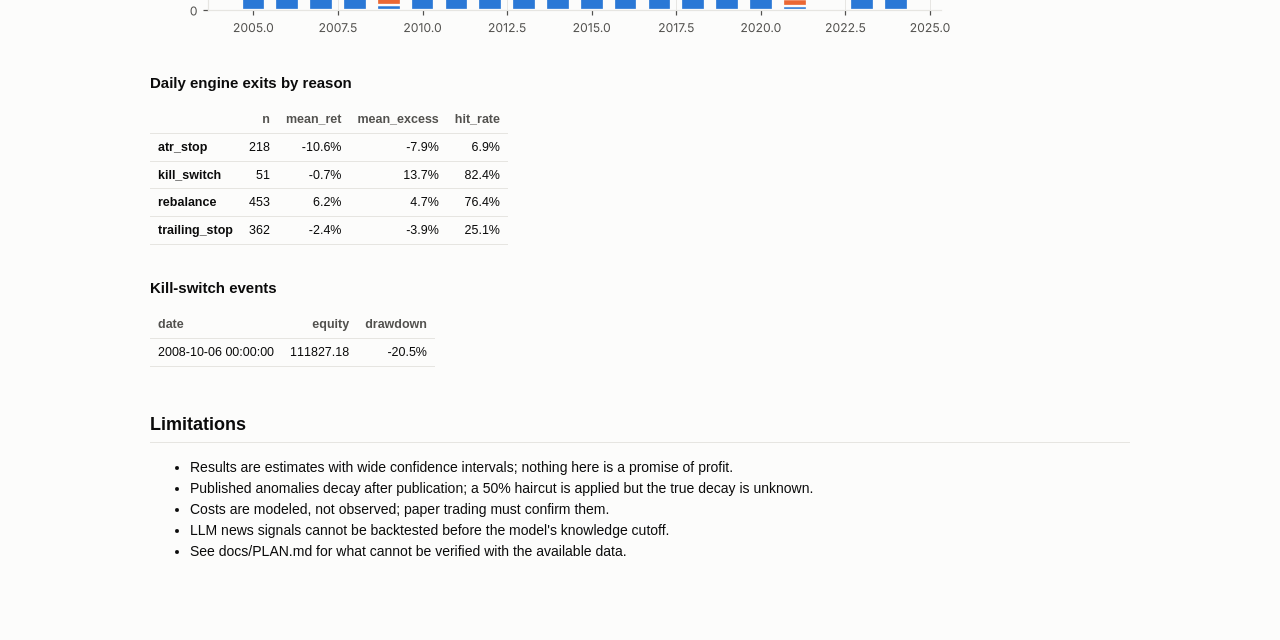
<file: docs/real_firstlook/v1_buggy_market_caps/research_report.html>
<!doctype html><html lang='en'><head><meta charset='utf-8'><meta name='viewport' content='width=device-width,initial-scale=1'><title>stocksel report</title><style>
:root { color-scheme: light; }
body { background:#fcfcfb; color:#0b0b0b; font:14px/1.5 -apple-system,Segoe UI,Roboto,Helvetica,Arial,sans-serif;
       margin:0; padding:0 16px; }
main { max-width:980px; margin:0 auto; padding:24px 0 64px; }
h1 { font-size:24px; margin:0 0 4px; } h2 { font-size:18px; margin:32px 0 8px; border-bottom:1px solid #e6e5e1; padding-bottom:4px; }
h3 { font-size:15px; margin:20px 0 6px; }
.muted { color:#52514e; } .banner { background:#fff4e5; border:1px solid #f0c27b; padding:10px 12px; border-radius:6px; margin:12px 0; }
.flag { border-left:4px solid; background:#fff; padding:6px 10px; margin:6px 0; border-radius:4px; }
.tw { overflow-x:auto; } table { border-collapse:collapse; font-size:12.5px; margin:6px 0 12px; }
th, td { padding:4px 8px; border-bottom:1px solid #e6e5e1; text-align:right; white-space:nowrap; }
th:first-child { text-align:left; } thead th { color:#52514e; font-weight:600; }
tr.grp th { text-align:left; background:#f3f2ee; color:#0b0b0b; }
img { max-width:100%; height:auto; } .kpis { display:flex; flex-wrap:wrap; gap:12px; margin:12px 0; }
.kpi { background:#fff; border:1px solid #e6e5e1; border-radius:8px; padding:10px 14px; min-width:150px; }
.kpi .v { font-size:20px; font-weight:600; } .kpi .l { color:#52514e; font-size:12px; }
code { background:#f3f2ee; padding:1px 4px; border-radius:3px; }
</style></head><body><main><h1>stocksel — REAL DATA first look (Yahoo, survivorship-biased) — research</h1><p class='muted'>Data: <b>csv</b> · market sp500 · OOS months 237 (2005-01-31 – 2024-09-30) · holdout starts 2024-11-07</p><div class='banner'>Data source is NOT survivorship-bias free (delisted stocks missing). Backtest returns are biased upward.</div><h2>Verdict and red flags</h2><div class='kpis'><div class='kpi'><div class='v'>NO</div><div class='l'>Beats buy &amp; hold net (95% CI &gt; 0)?</div></div><div class='kpi'><div class='v'>-4.8%</div><div class='l'>Net excess vs benchmark (ann.)</div></div><div class='kpi'><div class='v'>0.48</div><div class='l'>Sharpe (net)</div></div><div class='kpi'><div class='v'>0.91</div><div class='l'>DSR (N=26)</div></div><div class='kpi'><div class='v'>0.44</div><div class='l'>PBO</div></div><div class='kpi'><div class='v'>-25.9%</div><div class='l'>Max drawdown</div></div></div><div class='flag' style='border-color:#d9480f'><span style='color:#d9480f'>&#x26A0; <b>serious</b></span> DSR 0.905 &lt; 0.95: not significant after 26 trials</div><div class='flag' style='border-color:#d9480f'><span style='color:#d9480f'>&#x26A0; <b>serious</b></span> Does not beat buy-and-hold of the benchmark net of costs (default assumption holds)</div><div class='flag' style='border-color:#c62828'><span style='color:#c62828'>&#x2716; <b>critical</b></span> Data is not survivorship-bias free: returns are biased upward</div><div class='flag' style='border-color:#b7791f'><span style='color:#b7791f'>&#x26A0; <b>warning</b></span> Fundamentals are not point-in-time: fundamental signals disabled</div><div class='flag' style='border-color:#d9480f'><span style='color:#d9480f'>&#x26A0; <b>serious</b></span> Sanity check failed: shuffled_labels (mean shuffled |AUC-0.5| &lt; 0.01, mean shuffled IC not significant, real IC &gt; every shuffled IC)</div><h2>All success metrics (out-of-sample, net of costs)</h2><div class='tw'><table><thead><tr><th>Metric</th><th>Strategy</th><th>Benchmark</th><th>vs vol-matched bench.</th><th>Daily engine (stops+kill)</th><th>Daily engine (no kill)</th></tr></thead><tbody><tr class='grp'><th colspan='6'>1. Net return (OOS)</th></tr><tr><th>CAGR</th><td>6.0%</td><td>10.4%</td><td>6.0%</td><td>1.5%</td><td>4.9%</td></tr><tr><th>Excess return vs benchmark (ann.)</th><td>-4.8%</td><td>0.0%</td><td>-1.3%</td><td>-9.7%</td><td>-5.9%</td></tr><tr><th>Excess 95% CI low</th><td>-10.3%</td><td>–</td><td>-5.1%</td><td>-15.7%</td><td>-10.5%</td></tr><tr><th>Excess 95% CI high</th><td>0.2%</td><td>–</td><td>1.9%</td><td>-3.3%</td><td>-1.2%</td></tr><tr><th>P(excess > 0) (bootstrap)</th><td>2.7%</td><td>–</td><td>24.1%</td><td>0.2%</td><td>0.7%</td></tr><tr class='grp'><th colspan='6'>2. Risk-adjusted</th></tr><tr><th>Sharpe</th><td>0.48</td><td>0.61</td><td>0.48</td><td>-0.02</td><td>0.42</td></tr><tr><th>Sharpe 95% CI low</th><td>0.03</td><td>–</td><td>0.03</td><td>-0.63</td><td>-0.04</td></tr><tr><th>Sharpe 95% CI high</th><td>1.02</td><td>–</td><td>1.02</td><td>0.66</td><td>0.91</td></tr><tr><th>PSR (SR > 0)</th><td>97.3%</td><td>–</td><td>97.3%</td><td>46.2%</td><td>96.1%</td></tr><tr class='grp'><th colspan='6'>3. Drawdown</th></tr><tr><th>Max drawdown</th><td>-25.9%</td><td>-51.3%</td><td>-25.9%</td><td>-20.0%</td><td>-26.6%</td></tr><tr><th>Calmar</th><td>0.23</td><td>0.20</td><td>0.23</td><td>0.07</td><td>0.19</td></tr><tr><th>Sortino</th><td>0.66</td><td>–</td><td>0.66</td><td>-0.03</td><td>0.59</td></tr><tr><th>Annual volatility</th><td>9.9%</td><td>15.8%</td><td>9.9%</td><td>2.9%</td><td>8.8%</td></tr><tr class='grp'><th colspan='6'>4. Versus benchmark</th></tr><tr><th>Information ratio</th><td>-0.47</td><td>–</td><td>-0.19</td><td>-0.67</td><td>-0.59</td></tr><tr><th>Tracking error</th><td>10.4%</td><td>–</td><td>6.8%</td><td>14.4%</td><td>10.1%</td></tr><tr><th>CAPM alpha (ann.)</th><td>0.2%</td><td>–</td><td>0.2%</td><td>-0.6%</td><td>-0.6%</td></tr><tr><th>CAPM beta</th><td>0.48</td><td>–</td><td>0.76</td><td>0.05</td><td>0.44</td></tr><tr class='grp'><th colspan='6'>5. Secondary only</th></tr><tr><th>Hit rate (months beating benchmark)</th><td>41.4%</td><td>–</td><td>48.5%</td><td>35.3%</td><td>39.1%</td></tr><tr><th>Avg win / avg loss (months)</th><td>0.75</td><td>–</td><td>0.75</td><td>0.14</td><td>0.80</td></tr><tr><th>Expectancy per month</th><td>0.5%</td><td>–</td><td>0.5%</td><td>0.1%</td><td>0.4%</td></tr><tr><th>Turnover (ann., one-way sum)</th><td>5.45</td><td>–</td><td>–</td><td>–</td><td>–</td></tr><tr><th>Cost drag (ann.)</th><td>0.3%</td><td>–</td><td>–</td><td>–</td><td>–</td></tr><tr><th>Months</th><td>237</td><td>237</td><td>237</td><td>238</td><td>238</td></tr></tbody></table></div><p class='muted'>The vol-matched column compares the strategy with the benchmark scaled to the same volatility (cash at the risk-free rate). The strategy is vol-targeted to 10.0% because of the 20% drawdown tolerance, so raw-return comparisons with a 100%-invested index are structurally hard to win.</p><h3>Model quality (direction classification, OOS)</h3><div class='tw'><table><thead><tr><th></th><th>value</th></tr></thead><tbody><tr><th>n</th><td>75802.00</td></tr><tr><th>accuracy</th><td>0.50</td></tr><tr><th>auc</th><td>0.49</td></tr><tr><th>log_loss</th><td>0.69</td></tr><tr><th>brier</th><td>0.25</td></tr><tr><th>base_rate</th><td>0.50</td></tr><tr><th>ic_mean</th><td>-0.0067</td></tr><tr><th>ic_tstat</th><td>-0.72</td></tr><tr><th>xs_r2</th><td>0.02</td></tr></tbody></table></div><h3>Per-trade statistics (secondary)</h3><div class='tw'><table><thead><tr><th></th><th>n_trades</th><th>trade_hit_rate</th><th>trade_win_loss_ratio</th><th>trade_expectancy</th><th>avg_holding_months</th></tr></thead><tbody><tr><th>engine</th><td>1084.00</td><td>0.46</td><td>1.11</td><td>-0.0027</td><td>2.23</td></tr><tr><th>spells</th><td>3808.00</td><td>0.51</td><td>0.93</td><td>-0.0013</td><td>3.39</td></tr></tbody></table></div><h2>Equity curve vs benchmark</h2><img alt="chart" src="[data-uri]"/><h2>Drawdown</h2><img alt="chart" src="[data-uri]"/><h3>Exposure after Kelly caps and vol targeting (yearly mean)</h3><div class='tw'><table><thead><tr><th></th><th>gross</th><th>vol_scale</th><th>est_vol</th><th>n_selected</th></tr></thead><tbody><tr><th>2005</th><td>95.9%</td><td>95.9%</td><td>10.3%</td><td>61.50</td></tr><tr><th>2006</th><td>99.1%</td><td>99.1%</td><td>9.0%</td><td>61.33</td></tr><tr><th>2007</th><td>75.7%</td><td>75.7%</td><td>13.6%</td><td>61.75</td></tr><tr><th>2008</th><td>41.7%</td><td>44.7%</td><td>23.2%</td><td>60.83</td></tr><tr><th>2009</th><td>32.0%</td><td>32.0%</td><td>38.6%</td><td>62.67</td></tr><tr><th>2010</th><td>49.5%</td><td>49.5%</td><td>20.9%</td><td>61.75</td></tr><tr><th>2011</th><td>62.9%</td><td>62.9%</td><td>18.0%</td><td>61.75</td></tr><tr><th>2012</th><td>64.3%</td><td>64.3%</td><td>16.3%</td><td>62.33</td></tr><tr><th>2013</th><td>92.8%</td><td>92.8%</td><td>10.7%</td><td>62.75</td></tr><tr><th>2014</th><td>96.3%</td><td>96.3%</td><td>10.2%</td><td>59.58</td></tr><tr><th>2015</th><td>69.7%</td><td>69.7%</td><td>14.8%</td><td>62.67</td></tr><tr><th>2016</th><td>71.0%</td><td>71.0%</td><td>14.4%</td><td>58.50</td></tr><tr><th>2017</th><td>99.6%</td><td>99.6%</td><td>7.6%</td><td>60.67</td></tr><tr><th>2018</th><td>82.6%</td><td>82.6%</td><td>12.1%</td><td>61.58</td></tr><tr><th>2019</th><td>82.0%</td><td>83.1%</td><td>12.1%</td><td>60.67</td></tr><tr><th>2020</th><td>49.4%</td><td>49.4%</td><td>28.8%</td><td>57.50</td></tr><tr><th>2021</th><td>0.2%</td><td>100.0%</td><td>0.1%</td><td>0.08</td></tr><tr><th>2022</th><td>–</td><td>–</td><td>–</td><td>0.00</td></tr><tr><th>2023</th><td>67.7%</td><td>67.7%</td><td>16.0%</td><td>55.75</td></tr><tr><th>2024</th><td>88.9%</td><td>88.9%</td><td>11.2%</td><td>57.00</td></tr></tbody></table></div><h2>Multiple testing: trials, DSR, PBO</h2><p>26 distinct configurations were tried and recorded (including failures and earlier runs); effective number of independent trials ≈ 1.2. The deflated Sharpe compares the final Sharpe with the expected maximum Sharpe of 26 unskilled trials (SR₀ = 0.15 annualized).</p><img alt="chart" src="[data-uri]"/><p>PBO (CSCV, 5000 combinations): <b>0.44</b> — probability that the in-sample best configuration ranks below the median out of sample.</p><img alt="chart" src="[data-uri]"/><p class='muted'>DSR using the effective number of trials: 0.96</p><h3>Trial log (latest run of each configuration)</h3><div class='tw'><table><thead><tr><th>model</th><th>features</th><th>horizon</th><th>top_n</th><th>buffer</th><th>weighting</th><th>regime_filter</th><th>status</th><th>sharpe</th><th>excess_ann</th><th>max_dd</th><th>auc</th><th>accuracy</th></tr></thead><tbody><tr><td>lgbm</td><td>price_only</td><td>1.00</td><td>30.00</td><td>True</td><td>capped_value</td><td>False</td><td>ok</td><td>0.64</td><td>-3.9%</td><td>-19.7%</td><td>0.50</td><td>49.9%</td></tr><tr><td>lgbm</td><td>price_only</td><td>1.00</td><td>30.00</td><td>False</td><td>capped_value</td><td>False</td><td>ok</td><td>0.61</td><td>-4.2%</td><td>-19.9%</td><td>0.50</td><td>49.9%</td></tr><tr><td>mlp</td><td>price_only</td><td>1.00</td><td>50.00</td><td>True</td><td>capped_value</td><td>False</td><td>ok</td><td>0.59</td><td>-4.3%</td><td>-21.4%</td><td>0.50</td><td>49.7%</td></tr><tr><td>mlp</td><td>price_only</td><td>1.00</td><td>30.00</td><td>True</td><td>capped_value</td><td>False</td><td>ok</td><td>0.57</td><td>-4.4%</td><td>-22.4%</td><td>0.50</td><td>49.7%</td></tr><tr><td>lgbm</td><td>price_only</td><td>1.00</td><td>50.00</td><td>True</td><td>capped_value</td><td>False</td><td>ok</td><td>0.57</td><td>-4.5%</td><td>-20.7%</td><td>0.50</td><td>49.9%</td></tr><tr><td>mlp</td><td>price_only</td><td>1.00</td><td>50.00</td><td>False</td><td>capped_value</td><td>False</td><td>ok</td><td>0.57</td><td>-4.5%</td><td>-21.6%</td><td>0.50</td><td>49.7%</td></tr><tr><td>lgbm</td><td>price_only</td><td>1.00</td><td>50.00</td><td>False</td><td>capped_value</td><td>False</td><td>ok</td><td>0.57</td><td>-4.5%</td><td>-20.5%</td><td>0.50</td><td>49.9%</td></tr><tr><td>mlp</td><td>price_only</td><td>1.00</td><td>30.00</td><td>False</td><td>capped_value</td><td>False</td><td>ok</td><td>0.55</td><td>-4.6%</td><td>-22.8%</td><td>0.50</td><td>49.7%</td></tr><tr><td>ensemble</td><td>price_only</td><td>1.00</td><td>–</td><td>None</td><td>–</td><td>None</td><td>ok</td><td>0.54</td><td>-2.0%</td><td>-47.6%</td><td>–</td><td>–</td></tr><tr><td>logit</td><td>price_only</td><td>1.00</td><td>50.00</td><td>True</td><td>capped_value</td><td>False</td><td>ok</td><td>0.51</td><td>-4.8%</td><td>-25.6%</td><td>0.50</td><td>49.8%</td></tr><tr><td>ridge</td><td>price_only</td><td>1.00</td><td>50.00</td><td>True</td><td>capped_value</td><td>False</td><td>ok</td><td>0.48</td><td>-4.9%</td><td>-27.6%</td><td>0.50</td><td>49.7%</td></tr><tr><td>ensemble</td><td>price_only</td><td>1.00</td><td>50.00</td><td>True</td><td>capped_value</td><td>False</td><td>ok</td><td>0.48</td><td>-4.8%</td><td>-25.9%</td><td>0.49</td><td>49.7%</td></tr><tr><td>logit</td><td>price_only</td><td>1.00</td><td>50.00</td><td>False</td><td>capped_value</td><td>False</td><td>ok</td><td>0.47</td><td>-5.1%</td><td>-27.4%</td><td>0.50</td><td>49.8%</td></tr><tr><td>ridge</td><td>price_only</td><td>1.00</td><td>30.00</td><td>False</td><td>capped_value</td><td>False</td><td>ok</td><td>0.47</td><td>-5.1%</td><td>-27.9%</td><td>0.50</td><td>49.7%</td></tr><tr><td>ridge</td><td>price_only</td><td>1.00</td><td>50.00</td><td>False</td><td>capped_value</td><td>False</td><td>ok</td><td>0.45</td><td>-5.2%</td><td>-28.1%</td><td>0.50</td><td>49.7%</td></tr><tr><td>logit</td><td>price_only</td><td>1.00</td><td>30.00</td><td>True</td><td>capped_value</td><td>False</td><td>ok</td><td>0.45</td><td>-5.2%</td><td>-28.8%</td><td>0.50</td><td>49.8%</td></tr><tr><td>ridge</td><td>price_only</td><td>1.00</td><td>30.00</td><td>True</td><td>capped_value</td><td>False</td><td>ok</td><td>0.44</td><td>-5.2%</td><td>-28.3%</td><td>0.50</td><td>49.7%</td></tr><tr><td>ensemble</td><td>price_only</td><td>1.00</td><td>50.00</td><td>False</td><td>capped_value</td><td>False</td><td>ok</td><td>0.43</td><td>-5.4%</td><td>-26.9%</td><td>0.49</td><td>49.7%</td></tr><tr><td>enet</td><td>price_only</td><td>1.00</td><td>50.00</td><td>True</td><td>capped_value</td><td>False</td><td>ok</td><td>0.42</td><td>-5.5%</td><td>-25.3%</td><td>0.49</td><td>49.7%</td></tr><tr><td>logit</td><td>price_only</td><td>1.00</td><td>30.00</td><td>False</td><td>capped_value</td><td>False</td><td>ok</td><td>0.42</td><td>-5.5%</td><td>-30.8%</td><td>0.50</td><td>49.8%</td></tr><tr><td>ensemble</td><td>price_only</td><td>1.00</td><td>30.00</td><td>False</td><td>capped_value</td><td>False</td><td>ok</td><td>0.41</td><td>-5.6%</td><td>-30.5%</td><td>0.49</td><td>49.7%</td></tr><tr><td>ensemble</td><td>price_only</td><td>1.00</td><td>30.00</td><td>True</td><td>capped_value</td><td>False</td><td>ok</td><td>0.41</td><td>-5.5%</td><td>-29.0%</td><td>0.49</td><td>49.7%</td></tr><tr><td>enet</td><td>price_only</td><td>1.00</td><td>50.00</td><td>False</td><td>capped_value</td><td>False</td><td>ok</td><td>0.38</td><td>-5.9%</td><td>-26.2%</td><td>0.49</td><td>49.7%</td></tr><tr><td>enet</td><td>price_only</td><td>1.00</td><td>30.00</td><td>True</td><td>capped_value</td><td>False</td><td>ok</td><td>0.38</td><td>-5.9%</td><td>-27.3%</td><td>0.49</td><td>49.7%</td></tr><tr><td>enet</td><td>price_only</td><td>1.00</td><td>30.00</td><td>False</td><td>capped_value</td><td>False</td><td>ok</td><td>0.38</td><td>-6.0%</td><td>-29.3%</td><td>0.49</td><td>49.7%</td></tr></tbody></table></div><h3>Purged + embargoed K-fold (out-of-fold skill per model, research data)</h3><div class='tw'><table><thead><tr><th></th><th>auc</th><th>accuracy</th><th>log_loss</th><th>brier</th><th>ic_mean</th><th>ic_tstat</th></tr></thead><tbody><tr><th>logit</th><td>0.49</td><td>49.1%</td><td>0.69</td><td>0.25</td><td>0.02</td><td>3.12</td></tr><tr><th>ridge</th><td>0.50</td><td>49.1%</td><td>0.69</td><td>0.25</td><td>0.02</td><td>3.02</td></tr><tr><th>enet</th><td>0.49</td><td>49.0%</td><td>0.69</td><td>0.25</td><td>0.02</td><td>3.38</td></tr><tr><th>lgbm</th><td>0.49</td><td>48.7%</td><td>0.69</td><td>0.25</td><td>0.02</td><td>3.25</td></tr><tr><th>mlp</th><td>0.49</td><td>48.6%</td><td>0.69</td><td>0.25</td><td>0.02</td><td>3.26</td></tr></tbody></table></div><h3>Walk-forward OOS classification per model and feature set</h3><div class='tw'><table><thead><tr><th></th><th>accuracy</th><th>auc</th><th>log_loss</th><th>brier</th><th>ic_mean</th><th>ic_tstat</th></tr></thead><tbody><tr><th>price_only|h1 · logit</th><td>49.8%</td><td>0.50</td><td>0.69</td><td>0.25</td><td>-0.0059</td><td>-0.62</td></tr><tr><th>price_only|h1 · ridge</th><td>49.7%</td><td>0.50</td><td>0.69</td><td>0.25</td><td>-0.0049</td><td>-0.50</td></tr><tr><th>price_only|h1 · enet</th><td>49.7%</td><td>0.49</td><td>0.69</td><td>0.25</td><td>-0.01</td><td>-1.10</td></tr><tr><th>price_only|h1 · lgbm</th><td>49.9%</td><td>0.50</td><td>0.69</td><td>0.25</td><td>0.0055</td><td>0.77</td></tr><tr><th>price_only|h1 · mlp</th><td>49.7%</td><td>0.50</td><td>0.69</td><td>0.25</td><td>0.0005</td><td>0.06</td></tr><tr><th>price_only|h1 · ensemble</th><td>49.7%</td><td>0.49</td><td>0.69</td><td>0.25</td><td>-0.0067</td><td>-0.72</td></tr></tbody></table></div><h3>Model gate (complex models admitted only when they beat the baseline OOS, net)</h3><div class='tw'><table><thead><tr><th></th><th>logit</th><th>ridge</th><th>enet</th><th>lgbm</th><th>mlp</th></tr></thead><tbody><tr><th>2005-01-31</th><td>True</td><td>True</td><td>True</td><td>False</td><td>False</td></tr><tr><th>2006-01-31</th><td>True</td><td>True</td><td>True</td><td>False</td><td>False</td></tr><tr><th>2007-01-31</th><td>True</td><td>True</td><td>True</td><td>False</td><td>False</td></tr><tr><th>2008-01-31</th><td>True</td><td>True</td><td>True</td><td>False</td><td>False</td></tr><tr><th>2009-01-30</th><td>True</td><td>True</td><td>True</td><td>True</td><td>True</td></tr><tr><th>2010-01-29</th><td>True</td><td>True</td><td>True</td><td>True</td><td>True</td></tr><tr><th>2011-01-31</th><td>True</td><td>True</td><td>True</td><td>True</td><td>True</td></tr><tr><th>2012-01-31</th><td>True</td><td>True</td><td>True</td><td>False</td><td>False</td></tr><tr><th>2013-01-31</th><td>True</td><td>True</td><td>True</td><td>False</td><td>False</td></tr><tr><th>2014-01-31</th><td>True</td><td>True</td><td>True</td><td>False</td><td>False</td></tr><tr><th>2015-01-30</th><td>True</td><td>True</td><td>True</td><td>False</td><td>False</td></tr><tr><th>2016-01-29</th><td>True</td><td>True</td><td>True</td><td>False</td><td>False</td></tr><tr><th>2017-01-31</th><td>True</td><td>True</td><td>True</td><td>False</td><td>True</td></tr><tr><th>2018-01-31</th><td>True</td><td>True</td><td>True</td><td>False</td><td>True</td></tr><tr><th>2019-01-31</th><td>True</td><td>True</td><td>True</td><td>False</td><td>True</td></tr><tr><th>2020-01-31</th><td>True</td><td>True</td><td>True</td><td>False</td><td>True</td></tr><tr><th>2021-01-29</th><td>True</td><td>True</td><td>True</td><td>False</td><td>True</td></tr><tr><th>2022-01-31</th><td>True</td><td>True</td><td>True</td><td>False</td><td>False</td></tr><tr><th>2023-01-31</th><td>True</td><td>True</td><td>True</td><td>False</td><td>True</td></tr><tr><th>2024-01-31</th><td>True</td><td>True</td><td>True</td><td>False</td><td>False</td></tr></tbody></table></div><h3>CPCV: 5 backtest paths (members: logit, ridge, enet)</h3><img alt="chart" src="[data-uri]"/><div class='tw'><table><thead><tr><th></th><th>count</th><th>mean</th><th>std</th><th>min</th><th>25%</th><th>50%</th><th>75%</th><th>max</th></tr></thead><tbody><tr><th>sharpe</th><td>5.00</td><td>0.43</td><td>0.09</td><td>0.32</td><td>0.38</td><td>0.40</td><td>0.49</td><td>0.54</td></tr><tr><th>excess_ann</th><td>5.00</td><td>-0.05</td><td>0.01</td><td>-0.07</td><td>-0.06</td><td>-0.05</td><td>-0.04</td><td>-0.04</td></tr></tbody></table></div><h2>Sanity checks</h2><div class='tw'><table><thead><tr><th></th><th>passed</th><th>rule</th><th>detail</th></tr></thead><tbody><tr><th>shuffled_labels</th><td>FAIL</td><td>mean shuffled |AUC-0.5| &lt; 0.01, mean shuffled IC not significant, real IC &gt; every shuffled IC</td><td>5 permutations: mean AUC=0.50, mean IC=0.0045, max IC=0.01, t(IC)=1.59; real IC=-0.0059</td></tr><tr><th>influence</th><td>PASS</td><td>if the strategy has positive excess, it must keep &gt;= 50% of it after removing the top 0.1%</td><td>n_removed=13.00, excess_before=-0.05, excess_after=-0.05, sharpe_before=0.48, sharpe_after=0.45</td></tr><tr><th>noise_canary</th><td>PASS</td><td>a pure-noise feature must not be among the top-3 by mean |SHAP|</td><td>noise_rank=8.00, n_features=8.00</td></tr></tbody></table></div><h2>Robustness</h2><h3>Crisis regimes</h3><div class='tw'><table><thead><tr><th></th><th>n</th><th>ret_ann</th><th>bench_ann</th><th>excess_ann</th><th>sharpe</th><th>bench_sharpe</th><th>ir</th><th>max_dd</th><th>bench_max_dd</th><th>hit_rate_vs_bench</th></tr></thead><tbody><tr><th>gfc_2008</th><td>18.00</td><td>-12.5%</td><td>-31.2%</td><td>18.8%</td><td>-1.95</td><td>-1.26</td><td>0.95</td><td>-20.1%</td><td>-51.3%</td><td>50.0%</td></tr><tr><th>covid_2020</th><td>5.00</td><td>-25.1%</td><td>32.6%</td><td>-57.7%</td><td>-0.84</td><td>0.80</td><td>-4.11</td><td>-17.4%</td><td>-16.4%</td><td>0.0%</td></tr><tr><th>bear_2022</th><td>12.00</td><td>2.1%</td><td>-6.5%</td><td>8.6%</td><td>–</td><td>-0.38</td><td>0.38</td><td>0.0%</td><td>-19.7%</td><td>50.0%</td></tr></tbody></table></div><h3>Before / after the 2005 break</h3><div class='tw'><table><thead><tr><th></th><th>n</th><th>ret_ann</th><th>bench_ann</th><th>excess_ann</th><th>sharpe</th><th>bench_sharpe</th><th>ir</th><th>max_dd</th><th>bench_max_dd</th><th>hit_rate_vs_bench</th></tr></thead><tbody><tr><th>post_2005</th><td>237.00</td><td>6.3%</td><td>11.2%</td><td>-4.8%</td><td>0.48</td><td>0.61</td><td>-0.47</td><td>-25.9%</td><td>-51.3%</td><td>41.4%</td></tr></tbody></table></div><h3>Market states</h3><div class='tw'><table><thead><tr><th></th><th>n</th><th>ret_ann</th><th>bench_ann</th><th>excess_ann</th><th>sharpe</th><th>bench_sharpe</th><th>ir</th><th>max_dd</th><th>bench_max_dd</th><th>hit_rate_vs_bench</th></tr></thead><tbody><tr><th>bull (index &gt; 10m SMA)</th><td>189.00</td><td>7.3%</td><td>11.5%</td><td>-4.3%</td><td>0.64</td><td>0.83</td><td>-0.57</td><td>-16.7%</td><td>-23.5%</td><td>42.9%</td></tr><tr><th>bear (index &lt; 10m SMA)</th><td>48.00</td><td>2.6%</td><td>9.8%</td><td>-7.2%</td><td>0.10</td><td>0.33</td><td>-0.40</td><td>-18.2%</td><td>-49.3%</td><td>35.4%</td></tr><tr><th>VIX &gt; 30</th><td>22.00</td><td>-4.1%</td><td>19.2%</td><td>-23.3%</td><td>-0.28</td><td>0.58</td><td>-1.08</td><td>-19.0%</td><td>-36.6%</td><td>27.3%</td></tr><tr><th>VIX &lt;= 30</th><td>215.00</td><td>7.4%</td><td>10.3%</td><td>-3.0%</td><td>0.63</td><td>0.66</td><td>-0.35</td><td>-17.9%</td><td>-27.9%</td><td>42.8%</td></tr></tbody></table></div><h3>Size robustness (no micro-cap dependence)</h3><div class='tw'><table><thead><tr><th></th><th>n</th><th>ret_ann</th><th>bench_ann</th><th>excess_ann</th><th>sharpe</th><th>bench_sharpe</th><th>ir</th><th>max_dd</th><th>bench_max_dd</th><th>hit_rate_vs_bench</th></tr></thead><tbody><tr><th>large half only</th><td>237.00</td><td>6.2%</td><td>11.2%</td><td>-5.0%</td><td>0.50</td><td>0.61</td><td>-0.48</td><td>-22.4%</td><td>-51.3%</td><td>39.2%</td></tr><tr><th>small half only</th><td>237.00</td><td>7.4%</td><td>11.2%</td><td>-3.8%</td><td>0.61</td><td>0.61</td><td>-0.33</td><td>-22.3%</td><td>-51.3%</td><td>41.4%</td></tr></tbody></table></div><h3>Leave-one-sector-out</h3><div class='tw'><table><thead><tr><th></th><th>n</th><th>ret_ann</th><th>bench_ann</th><th>excess_ann</th><th>sharpe</th><th>bench_sharpe</th><th>ir</th><th>max_dd</th><th>bench_max_dd</th><th>hit_rate_vs_bench</th></tr></thead><tbody><tr><th>ex-Communication Services</th><td>237.00</td><td>6.2%</td><td>11.2%</td><td>-4.9%</td><td>0.48</td><td>0.61</td><td>-0.47</td><td>-26.0%</td><td>-51.3%</td><td>41.4%</td></tr><tr><th>ex-Consumer Discretionary</th><td>237.00</td><td>6.4%</td><td>11.2%</td><td>-4.7%</td><td>0.50</td><td>0.61</td><td>-0.46</td><td>-25.5%</td><td>-51.3%</td><td>39.7%</td></tr><tr><th>ex-Consumer Staples</th><td>237.00</td><td>6.8%</td><td>11.2%</td><td>-4.4%</td><td>0.53</td><td>0.61</td><td>-0.42</td><td>-25.6%</td><td>-51.3%</td><td>40.1%</td></tr><tr><th>ex-Energy</th><td>237.00</td><td>6.9%</td><td>11.2%</td><td>-4.3%</td><td>0.54</td><td>0.61</td><td>-0.41</td><td>-25.8%</td><td>-51.3%</td><td>40.5%</td></tr><tr><th>ex-Financials</th><td>237.00</td><td>6.3%</td><td>11.2%</td><td>-4.9%</td><td>0.49</td><td>0.61</td><td>-0.47</td><td>-26.1%</td><td>-51.3%</td><td>40.5%</td></tr><tr><th>ex-Health Care</th><td>237.00</td><td>6.2%</td><td>11.2%</td><td>-5.0%</td><td>0.47</td><td>0.61</td><td>-0.48</td><td>-26.4%</td><td>-51.3%</td><td>39.7%</td></tr><tr><th>ex-Industrials</th><td>237.00</td><td>6.4%</td><td>11.2%</td><td>-4.7%</td><td>0.51</td><td>0.61</td><td>-0.45</td><td>-24.8%</td><td>-51.3%</td><td>40.9%</td></tr><tr><th>ex-Information Technology</th><td>237.00</td><td>5.9%</td><td>11.2%</td><td>-5.3%</td><td>0.44</td><td>0.61</td><td>-0.49</td><td>-26.8%</td><td>-51.3%</td><td>38.8%</td></tr><tr><th>ex-Materials</th><td>237.00</td><td>6.3%</td><td>11.2%</td><td>-4.8%</td><td>0.49</td><td>0.61</td><td>-0.46</td><td>-26.1%</td><td>-51.3%</td><td>40.5%</td></tr><tr><th>ex-Real Estate</th><td>237.00</td><td>6.6%</td><td>11.2%</td><td>-4.6%</td><td>0.51</td><td>0.61</td><td>-0.44</td><td>-25.0%</td><td>-51.3%</td><td>40.1%</td></tr><tr><th>ex-Unknown</th><td>237.00</td><td>7.1%</td><td>11.2%</td><td>-4.1%</td><td>0.57</td><td>0.61</td><td>-0.39</td><td>-23.5%</td><td>-51.3%</td><td>40.9%</td></tr><tr><th>ex-Utilities</th><td>237.00</td><td>6.1%</td><td>11.2%</td><td>-5.1%</td><td>0.46</td><td>0.61</td><td>-0.50</td><td>-26.1%</td><td>-51.3%</td><td>40.1%</td></tr></tbody></table></div><h3>Cost sensitivity</h3><div class='tw'><table><thead><tr><th></th><th>excess_ann</th><th>sharpe</th></tr></thead><tbody><tr><th>x0.5</th><td>-4.7%</td><td>0.50</td></tr><tr><th>x1</th><td>-4.8%</td><td>0.48</td></tr><tr><th>x2</th><td>-5.2%</td><td>0.45</td></tr><tr><th>x3</th><td>-5.5%</td><td>0.42</td></tr></tbody></table></div><h3>Parameter perturbations (look for a plateau, not a peak)</h3><div class='tw'><table><thead><tr><th>top_n</th><th>exit_rank_mult</th><th>kelly_fraction</th><th>n</th><th>ret_ann</th><th>bench_ann</th><th>excess_ann</th><th>sharpe</th><th>bench_sharpe</th><th>ir</th><th>max_dd</th><th>bench_max_dd</th><th>hit_rate_vs_bench</th><th>turnover_ann</th></tr></thead><tbody><tr><td>30.00</td><td>1.00</td><td>0.10</td><td>237.00</td><td>5.9%</td><td>11.2%</td><td>-5.3%</td><td>0.50</td><td>0.61</td><td>-0.48</td><td>-26.5%</td><td>-51.3%</td><td>39.2%</td><td>7.23</td></tr><tr><td>30.00</td><td>1.00</td><td>0.25</td><td>237.00</td><td>5.6%</td><td>11.2%</td><td>-5.6%</td><td>0.41</td><td>0.61</td><td>-0.52</td><td>-30.5%</td><td>-51.3%</td><td>40.1%</td><td>8.30</td></tr><tr><td>30.00</td><td>1.60</td><td>0.10</td><td>237.00</td><td>5.9%</td><td>11.2%</td><td>-5.3%</td><td>0.48</td><td>0.61</td><td>-0.49</td><td>-26.6%</td><td>-51.3%</td><td>40.1%</td><td>5.99</td></tr><tr><td>30.00</td><td>1.60</td><td>0.25</td><td>237.00</td><td>5.6%</td><td>11.2%</td><td>-5.5%</td><td>0.41</td><td>0.61</td><td>-0.52</td><td>-29.0%</td><td>-51.3%</td><td>40.1%</td><td>6.65</td></tr><tr><td>30.00</td><td>2.20</td><td>0.10</td><td>237.00</td><td>6.1%</td><td>11.2%</td><td>-5.1%</td><td>0.49</td><td>0.61</td><td>-0.48</td><td>-27.2%</td><td>-51.3%</td><td>39.7%</td><td>5.09</td></tr><tr><td>30.00</td><td>2.20</td><td>0.25</td><td>237.00</td><td>5.8%</td><td>11.2%</td><td>-5.3%</td><td>0.43</td><td>0.61</td><td>-0.50</td><td>-29.2%</td><td>-51.3%</td><td>40.1%</td><td>5.50</td></tr><tr><td>50.00</td><td>1.00</td><td>0.10</td><td>237.00</td><td>6.1%</td><td>11.2%</td><td>-5.1%</td><td>0.48</td><td>0.61</td><td>-0.48</td><td>-25.3%</td><td>-51.3%</td><td>40.1%</td><td>7.10</td></tr><tr><td>50.00</td><td>1.00</td><td>0.25</td><td>237.00</td><td>5.8%</td><td>11.2%</td><td>-5.4%</td><td>0.43</td><td>0.61</td><td>-0.52</td><td>-26.9%</td><td>-51.3%</td><td>37.6%</td><td>7.47</td></tr><tr><td>50.00</td><td>1.60</td><td>0.10</td><td>237.00</td><td>6.6%</td><td>11.2%</td><td>-4.6%</td><td>0.52</td><td>0.61</td><td>-0.44</td><td>-24.4%</td><td>-51.3%</td><td>40.1%</td><td>5.32</td></tr><tr><td>50.00</td><td>1.60</td><td>0.25</td><td>237.00</td><td>6.3%</td><td>11.2%</td><td>-4.8%</td><td>0.48</td><td>0.61</td><td>-0.47</td><td>-25.9%</td><td>-51.3%</td><td>41.4%</td><td>5.45</td></tr><tr><td>50.00</td><td>2.20</td><td>0.10</td><td>237.00</td><td>6.5%</td><td>11.2%</td><td>-4.6%</td><td>0.52</td><td>0.61</td><td>-0.45</td><td>-23.9%</td><td>-51.3%</td><td>40.1%</td><td>4.31</td></tr><tr><td>50.00</td><td>2.20</td><td>0.25</td><td>237.00</td><td>6.2%</td><td>11.2%</td><td>-4.9%</td><td>0.48</td><td>0.61</td><td>-0.48</td><td>-25.3%</td><td>-51.3%</td><td>38.4%</td><td>4.29</td></tr><tr><td>80.00</td><td>1.00</td><td>0.10</td><td>237.00</td><td>6.5%</td><td>11.2%</td><td>-4.6%</td><td>0.51</td><td>0.61</td><td>-0.45</td><td>-25.0%</td><td>-51.3%</td><td>40.5%</td><td>6.18</td></tr><tr><td>80.00</td><td>1.00</td><td>0.25</td><td>237.00</td><td>6.4%</td><td>11.2%</td><td>-4.8%</td><td>0.50</td><td>0.61</td><td>-0.47</td><td>-26.2%</td><td>-51.3%</td><td>40.5%</td><td>6.23</td></tr><tr><td>80.00</td><td>1.60</td><td>0.10</td><td>237.00</td><td>6.5%</td><td>11.2%</td><td>-4.7%</td><td>0.51</td><td>0.61</td><td>-0.46</td><td>-23.7%</td><td>-51.3%</td><td>40.5%</td><td>4.29</td></tr><tr><td>80.00</td><td>1.60</td><td>0.25</td><td>237.00</td><td>6.2%</td><td>11.2%</td><td>-4.9%</td><td>0.49</td><td>0.61</td><td>-0.49</td><td>-24.5%</td><td>-51.3%</td><td>39.2%</td><td>4.16</td></tr><tr><td>80.00</td><td>2.20</td><td>0.10</td><td>237.00</td><td>6.5%</td><td>11.2%</td><td>-4.7%</td><td>0.52</td><td>0.61</td><td>-0.46</td><td>-23.7%</td><td>-51.3%</td><td>40.5%</td><td>3.51</td></tr><tr><td>80.00</td><td>2.20</td><td>0.25</td><td>237.00</td><td>6.2%</td><td>11.2%</td><td>-4.9%</td><td>0.49</td><td>0.61</td><td>-0.49</td><td>-24.5%</td><td>-51.3%</td><td>39.2%</td><td>3.29</td></tr></tbody></table></div><h3>Calendar years</h3><div class='tw'><table><thead><tr><th></th><th>ret</th><th>bench</th><th>excess</th></tr></thead><tbody><tr><th>2005</th><td>13.4%</td><td>10.0%</td><td>3.4%</td></tr><tr><th>2006</th><td>23.8%</td><td>14.9%</td><td>8.9%</td></tr><tr><th>2007</th><td>-5.8%</td><td>-2.5%</td><td>-3.3%</td></tr><tr><th>2008</th><td>-14.7%</td><td>-39.4%</td><td>24.7%</td></tr><tr><th>2009</th><td>6.4%</td><td>35.7%</td><td>-29.2%</td></tr><tr><th>2010</th><td>14.7%</td><td>22.1%</td><td>-7.4%</td></tr><tr><th>2011</th><td>2.5%</td><td>4.3%</td><td>-1.8%</td></tr><tr><th>2012</th><td>17.9%</td><td>16.4%</td><td>1.5%</td></tr><tr><th>2013</th><td>13.3%</td><td>20.5%</td><td>-7.3%</td></tr><tr><th>2014</th><td>12.8%</td><td>14.6%</td><td>-1.8%</td></tr><tr><th>2015</th><td>-3.5%</td><td>-1.8%</td><td>-1.7%</td></tr><tr><th>2016</th><td>16.1%</td><td>20.7%</td><td>-4.6%</td></tr><tr><th>2017</th><td>18.1%</td><td>25.9%</td><td>-7.8%</td></tr><tr><th>2018</th><td>-8.3%</td><td>-2.1%</td><td>-6.2%</td></tr><tr><th>2019</th><td>13.9%</td><td>22.0%</td><td>-8.1%</td></tr><tr><th>2020</th><td>-14.4%</td><td>17.7%</td><td>-32.2%</td></tr><tr><th>2021</th><td>0.0%</td><td>22.2%</td><td>-22.2%</td></tr><tr><th>2022</th><td>2.1%</td><td>-8.6%</td><td>10.8%</td></tr><tr><th>2023</th><td>15.1%</td><td>21.4%</td><td>-6.3%</td></tr><tr><th>2024</th><td>6.4%</td><td>19.0%</td><td>-12.6%</td></tr></tbody></table></div><h2>Signals: decay, publication haircut, importance</h2><p class='muted'>IC = monthly Spearman correlation of the sign-adjusted signal with next-month excess return. Single-signal returns are long-only top-quintile capped value-weight, net of costs; published signals get a 50% haircut.</p><div class='tw'><table><thead><tr><th></th><th>ic_mean</th><th>ic_t</th><th>ic_pre_pub</th><th>ic_post_pub</th><th>ic_last_36m</th><th>t_last_36m</th><th>pub_year</th><th>status</th><th>net_excess_ann</th><th>after_haircut</th><th>sharpe</th><th>turnover_ann</th></tr></thead><tbody><tr><th>mom_12_1</th><td>0.0007</td><td>0.05</td><td>–</td><td>0.0007</td><td>0.01</td><td>0.30</td><td>1993.00</td><td>dead?</td><td>-2.2%</td><td>-1.1%</td><td>0.44</td><td>7.03</td></tr><tr><th>mom_6_1</th><td>-0.0052</td><td>-0.45</td><td>–</td><td>-0.0052</td><td>-0.01</td><td>-0.39</td><td>1993.00</td><td>dead?</td><td>-2.2%</td><td>-1.1%</td><td>0.44</td><td>10.05</td></tr><tr><th>rev_1m</th><td>0.02</td><td>1.91</td><td>–</td><td>0.02</td><td>-0.0037</td><td>-0.14</td><td>1990.00</td><td>dead?</td><td>-2.5%</td><td>-1.2%</td><td>0.33</td><td>19.89</td></tr><tr><th>vol_252</th><td>-0.0013</td><td>-0.08</td><td>-0.0081</td><td>0.0009</td><td>0.01</td><td>0.33</td><td>2006.00</td><td>dead?</td><td>-1.5%</td><td>-0.8%</td><td>0.69</td><td>2.09</td></tr><tr><th>idio_vol</th><td>0.0052</td><td>0.45</td><td>-0.02</td><td>0.01</td><td>0.03</td><td>1.26</td><td>2006.00</td><td>alive</td><td>-0.8%</td><td>-0.4%</td><td>0.66</td><td>5.95</td></tr><tr><th>illiq</th><td>0.02</td><td>2.45</td><td>0.09</td><td>0.01</td><td>-0.01</td><td>-0.70</td><td>2002.00</td><td>dead?</td><td>-1.9%</td><td>-0.9%</td><td>0.37</td><td>7.52</td></tr><tr><th>size</th><td>0.03</td><td>3.93</td><td>–</td><td>0.03</td><td>-0.0008</td><td>-0.05</td><td>1981.00</td><td>dead?</td><td>1.4%</td><td>0.7%</td><td>0.55</td><td>3.53</td></tr><tr><th>rmom_12_1</th><td>0.0064</td><td>0.89</td><td>0.0079</td><td>0.0053</td><td>0.01</td><td>0.69</td><td>2011.00</td><td>alive</td><td>–</td><td>–</td><td>–</td><td>–</td></tr><tr><th>rmom_6_1</th><td>-0.0037</td><td>-0.52</td><td>-0.0045</td><td>-0.0031</td><td>-0.01</td><td>-0.83</td><td>2011.00</td><td>dead?</td><td>–</td><td>–</td><td>–</td><td>–</td></tr></tbody></table></div><h3>Rolling 36-month IC per signal</h3><img alt="chart" src="[data-uri]"/><h3>Mean |SHAP| of the latest ensemble (calibrated-logit units)</h3><div class='tw'><table><thead><tr><th></th><th>mean_abs_shap</th></tr></thead><tbody><tr><th>vol_252</th><td>0.02</td></tr><tr><th>idio_vol</th><td>0.02</td></tr><tr><th>rev_1m</th><td>0.02</td></tr><tr><th>mom_12_1</th><td>0.02</td></tr><tr><th>mom_6_1</th><td>0.01</td></tr><tr><th>size</th><td>0.01</td></tr><tr><th>illiq</th><td>0.0068</td></tr></tbody></table></div><h2>News sentiment (daily strategy, separate and stricter costs)</h2><p>Scorer: <b>lexicon</b>; knowledge cutoff: None; articles: 0; dropped (on/before LLM cutoff): 0. Daily long-short Sharpe gross –, net –.</p><h2>Turnover and costs</h2><img alt="chart" src="[data-uri]"/><h3>Daily engine exits by reason</h3><div class='tw'><table><thead><tr><th></th><th>n</th><th>mean_ret</th><th>mean_excess</th><th>hit_rate</th></tr></thead><tbody><tr><th>atr_stop</th><td>218</td><td>-10.6%</td><td>-7.9%</td><td>6.9%</td></tr><tr><th>kill_switch</th><td>51</td><td>-0.7%</td><td>13.7%</td><td>82.4%</td></tr><tr><th>rebalance</th><td>453</td><td>6.2%</td><td>4.7%</td><td>76.4%</td></tr><tr><th>trailing_stop</th><td>362</td><td>-2.4%</td><td>-3.9%</td><td>25.1%</td></tr></tbody></table></div><h3>Kill-switch events</h3><div class='tw'><table><thead><tr><th>date</th><th>equity</th><th>drawdown</th></tr></thead><tbody><tr><td>2008-10-06 00:00:00</td><td>111827.18</td><td>-20.5%</td></tr></tbody></table></div><h2>Limitations</h2><ul><li>Results are estimates with wide confidence intervals; nothing here is a promise of profit.</li><li>Published anomalies decay after publication; a 50% haircut is applied but the true decay is unknown.</li><li>Costs are modeled, not observed; paper trading must confirm them.</li><li>LLM news signals cannot be backtested before the model's knowledge cutoff.</li><li>See docs/PLAN.md for what cannot be verified with the available data.</li></ul></main></body></html>
</file>
